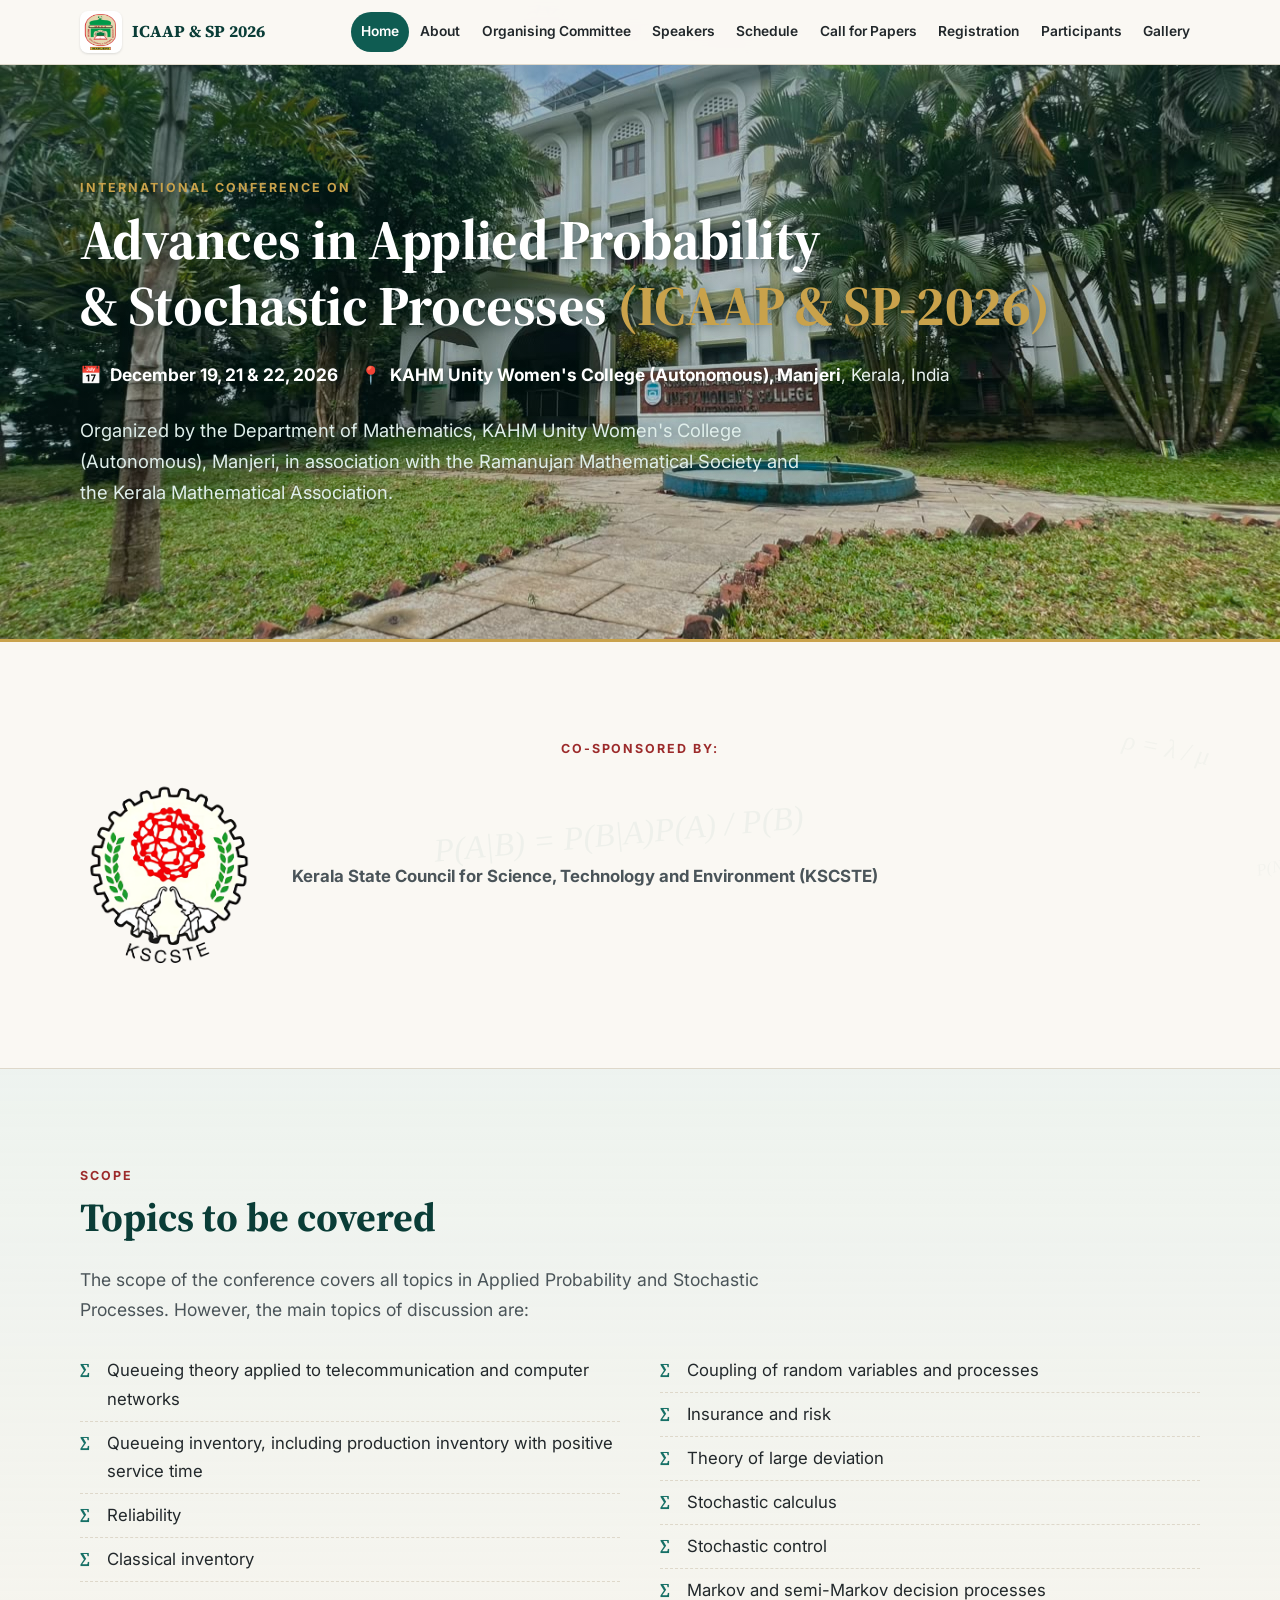
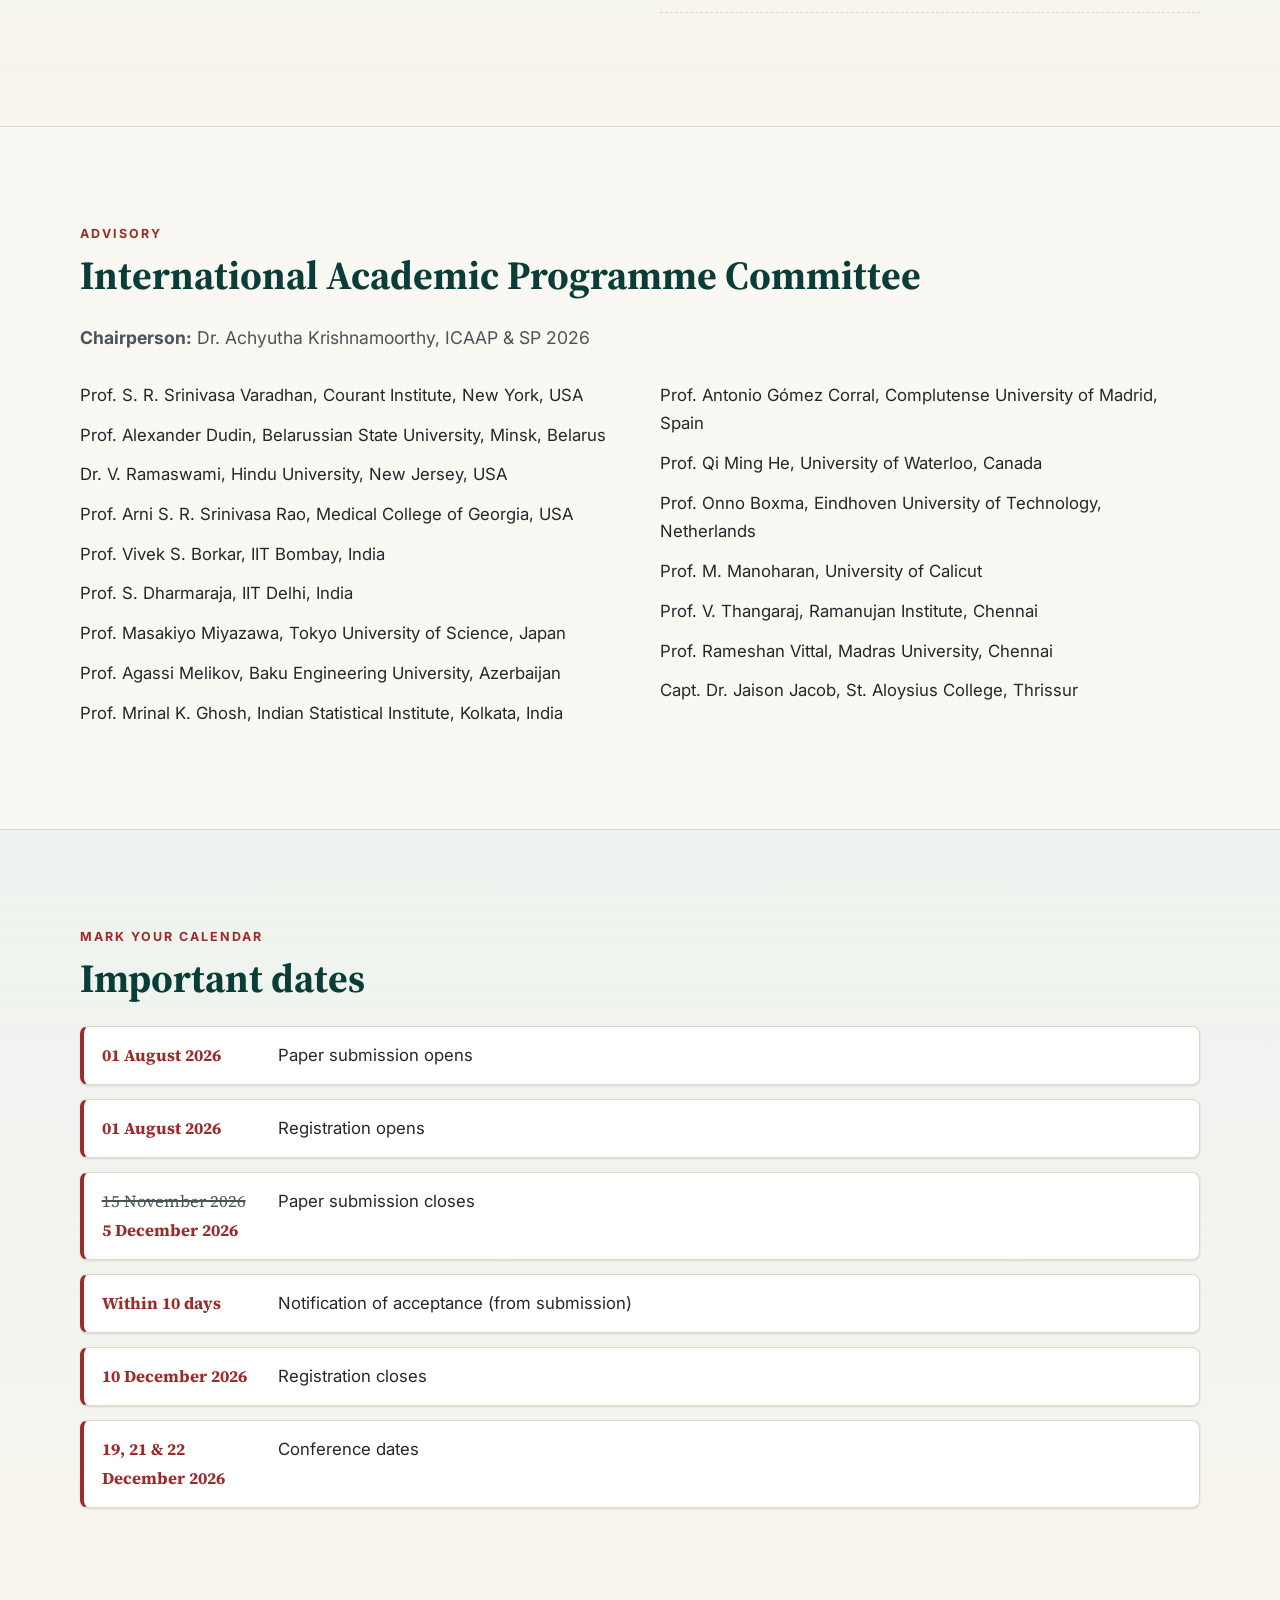
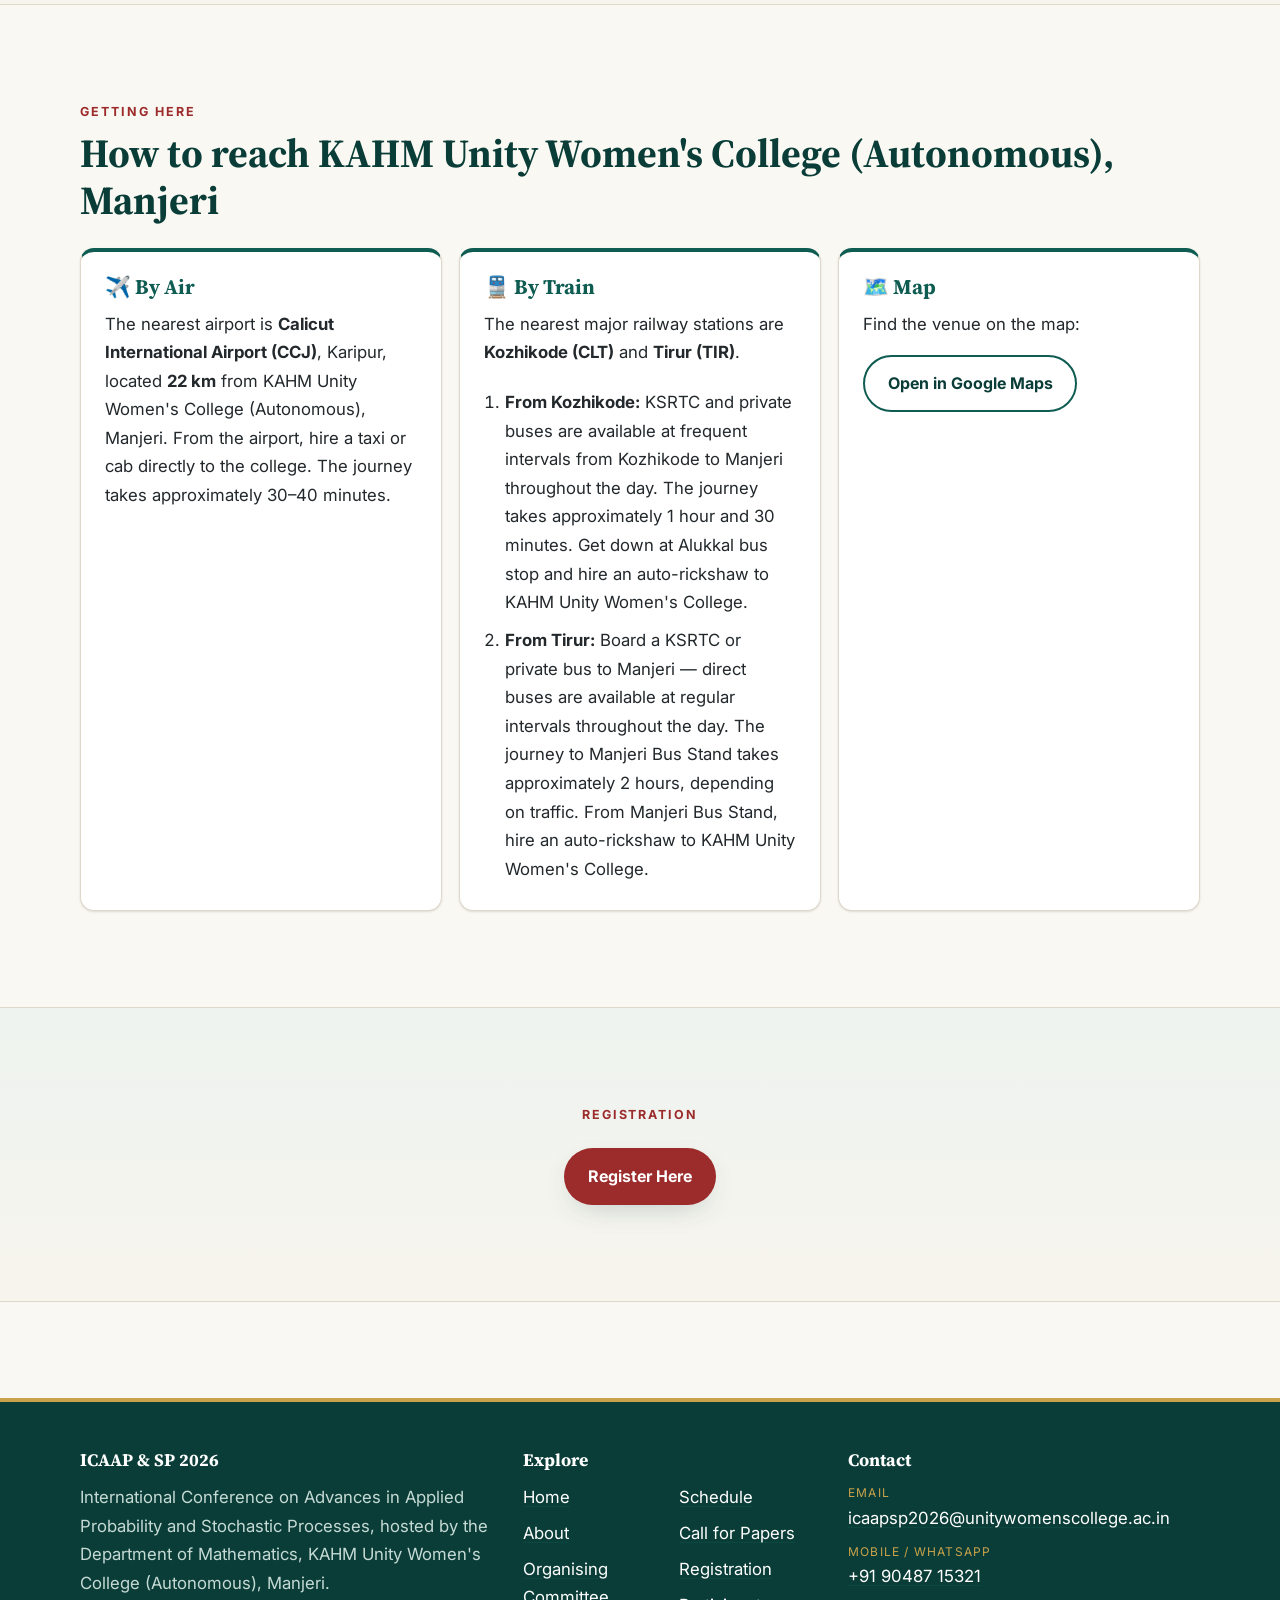
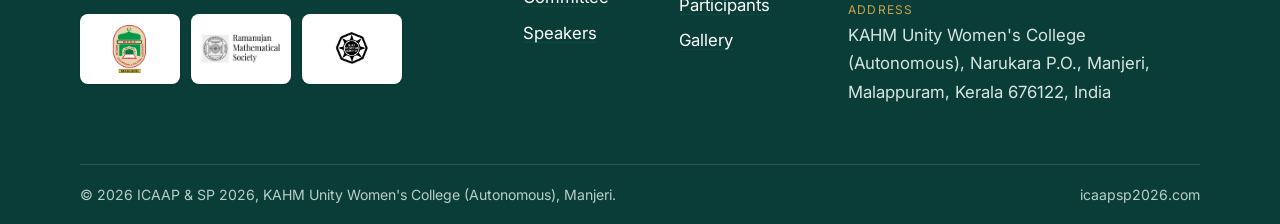
<file: index.html>
<!DOCTYPE html>
<html lang="en">
<head>
  <meta charset="UTF-8">
  <meta name="viewport" content="width=device-width, initial-scale=1.0">
  <title>ICAAP &amp; SP 2026 — Int'l Conference on Advances in Applied Probability &amp; Stochastic Processes</title>
  <meta name="description" content="International Conference on Advances in Applied Probability and Stochastic Processes (ICAAP & SP 2026), December 19, 21 & 22, 2026, KAHM Unity Women's College (Autonomous), Manjeri, Kerala, India.">
  <link rel="icon" type="image/svg+xml" href="assets/favicon.svg">
  <link rel="preconnect" href="https://fonts.googleapis.com">
  <link rel="preconnect" href="https://fonts.gstatic.com" crossorigin>
  <link href="https://fonts.googleapis.com/css2?family=Inter:wght@400;600;700&family=Source+Serif+4:ital,wght@0,600;0,700;1,600&display=swap" rel="stylesheet">
  <link rel="stylesheet" href="css/styles.css">
</head>
<body>
  <canvas id="math-bg" aria-hidden="true"></canvas>

  <!-- ============ SHARED HEADER (mirror edits across all pages) ============ -->
  <header class="site-header">
    <nav class="nav container" data-open="false" aria-label="Primary">
      <a class="brand" href="index.html">
        <img src="assets/college-logo.png" alt="KAHM Unity Women's College (Autonomous) logo">
        <span class="brand__text">
          <span class="brand__title">ICAAP &amp; SP 2026</span>
        </span>
      </a>
      <button class="nav__toggle" type="button" aria-label="Toggle menu" aria-expanded="false" aria-controls="nav-links">
        <span></span>
      </button>
      <ul class="nav__links" id="nav-links">
        <li><a href="index.html" aria-current="page">Home</a></li>
        <li><a href="about.html">About</a></li>
        <li><a href="committee.html">Organising Committee</a></li>
        <li><a href="speakers.html">Speakers</a></li>
        <li><a href="schedule.html">Schedule</a></li>
        <li><a href="call-for-papers.html">Call for Papers</a></li>
        <li><a href="registration.html">Registration</a></li>
        <li><a href="participants.html">Participants</a></li>
        <li><a href="gallery.html">Gallery</a></li>
      </ul>
    </nav>
  </header>
  <!-- ========================== END SHARED HEADER ========================== -->

  <main>
    <!-- ------------------------------ HERO ------------------------------ -->
    <section class="hero">
      <div class="container hero__inner">
        <p class="section__eyebrow" style="color:var(--gold)">International Conference on</p>
        <h1>Advances in Applied Probability<br>&amp; Stochastic Processes
          <span class="acronym">(ICAAP &amp; SP-2026)</span></h1>
        <div class="hero__meta">
          <span><span aria-hidden="true">📅</span><span><strong>December 19, 21 &amp; 22, 2026</strong></span></span>
          <span><span aria-hidden="true">📍</span><span><strong>KAHM Unity Women's College (Autonomous), Manjeri</strong>, Kerala, India</span></span>
        </div>
        <p class="hero__full">Organized by the Department of Mathematics, KAHM Unity Women's College (Autonomous), Manjeri,
          in association with the Ramanujan Mathematical Society and the Kerala Mathematical Association.</p>
        <!-- TODO: restore when the client asks for the hero CTAs back
        <div class="btn-row" style="margin-top:1.8rem">
          <a class="btn btn--primary" href="registration.html#register">Registration &amp; Fees</a>
          <a class="btn btn--light" href="call-for-papers.html">Call for Papers</a>
        </div>
        <p class="hero__assoc">Selected papers to be considered for a special issue of the
          <em>Annals of Operations Research</em> (Springer).</p>
        -->
      </div>
    </section>

    <!-- -------------------------- SUPPORTED BY -------------------------- -->
    <section class="section">
      <div class="container center">
        <p class="section__eyebrow">Co-sponsored by:</p>

        <!-- Backup of previous logo (green card): assets/co-sponsored-KSCSTE.png -->
        <div class="cosponsor">
          <img class="cosponsor__logo" src="assets/co-sponsored-KSCSTE-transparent.png" alt="Kerala State Council for Science, Technology and Environment (KSCSTE)">
          <p class="cosponsor__text"><b>Kerala State Council for Science, Technology and Environment (KSCSTE)</b></p>
        </div>
       
      </div>
    </section>

    <!-- ---------------------------- ABOUT -------------------------------
         TODO: client asked to hide this for now — restore when needed.

    <section class="section section--tint">
      <div class="container">
        <p class="section__eyebrow">About the Conference</p>
        <h2>A platform for the latest in probability &amp; stochastics</h2>
        <div class="grid grid--2" style="margin-top:1.5rem">
          <div class="prose">
            <p>Advances in Applied Probability and Stochastic Processes concern the progress made in
              probability and stochastic processes, particularly in their practical applications across
              engineering, finance, insurance, telecommunications, and computer science. Recent advances
              include new mathematical techniques, algorithms, and models that enable more accurate and
              efficient prediction of probabilistic and stochastic phenomena.</p>
          </div>
          <div class="prose">
            <p>ICAAP &amp; SP 2026 provides a platform for researchers, academics, and practitioners to
              discuss recent developments and share their findings. The conference features keynote
              addresses, plenary talks, and invited talks, fostering networking and collaboration among
              participants from different countries and backgrounds.</p>
          </div>
        </div>
      </div>
    </section>
    -->

    <!-- ---------------------------- TOPICS ------------------------------ -->
    <section class="section section--tint">
      <div class="container">
        <p class="section__eyebrow">Scope</p>
        <h2>Topics to be covered</h2>
        <p class="section__lead">The scope of the conference covers all topics in Applied Probability and
          Stochastic Processes. However, the main topics of discussion are:</p>
        <ul class="topics" style="margin-top:1.5rem">
          <li>Queueing theory applied to telecommunication and computer networks</li>
          <li>Queueing inventory, including production inventory with positive service time</li>
          <li>Reliability</li>
          <li>Classical inventory</li>
          <li>Coupling of random variables and processes</li>
          <li>Insurance and risk</li>
          <li>Theory of large deviation</li>
          <li>Stochastic calculus</li>
          <li>Stochastic control</li>
          <li>Markov and semi-Markov decision processes</li>
        </ul>
      </div>
    </section>

    <!-- ------------------------- ADVISORY LIST --------------------------
         Plain text list, deliberately without cards/photos/links so Home stays short.
         Mirrors committee.html — keep the two in sync if members change. -->
    <section class="section">
      <div class="container">
        <p class="section__eyebrow">Advisory</p>
        <h2>International Academic Programme Committee</h2>
        <p class="section__lead"><strong>Chairperson:</strong> Dr. Achyutha Krishnamoorthy, ICAAP &amp; SP 2026</p>
        <ul class="namelist" style="margin-top:1.4rem">
          <li>Prof. S. R. Srinivasa Varadhan, Courant Institute, New York, USA</li>
          <li>Prof. Alexander Dudin, Belarussian State University, Minsk, Belarus</li>
          <li>Dr. V. Ramaswami, Hindu University, New Jersey, USA</li>
          <li>Prof. Arni S. R. Srinivasa Rao, Medical College of Georgia, USA</li>
          <li>Prof. Vivek S. Borkar, IIT Bombay, India</li>
          <li>Prof. S. Dharmaraja, IIT Delhi, India</li>
          <li>Prof. Masakiyo Miyazawa, Tokyo University of Science, Japan</li>
          <li>Prof. Agassi Melikov, Baku Engineering University, Azerbaijan</li>
          <li>Prof. Mrinal K. Ghosh, Indian Statistical Institute, Kolkata, India</li>
          <li>Prof. Antonio Gómez Corral, Complutense University of Madrid, Spain</li>
          <li>Prof. Qi Ming He, University of Waterloo, Canada</li>
          <li>Prof. Onno Boxma, Eindhoven University of Technology, Netherlands</li>
          <li>Prof. M. Manoharan, University of Calicut</li>
          <li>Prof. V. Thangaraj, Ramanujan Institute, Chennai</li>
          <li>Prof. Rameshan Vittal, Madras University, Chennai</li>
          <li>Capt. Dr. Jaison Jacob, St. Aloysius College, Thrissur</li>
        </ul>
      </div>
    </section>

    <!-- ------------------------ IMPORTANT DATES ------------------------- -->
    <section class="section section--tint" id="dates">
      <div class="container">
        <p class="section__eyebrow">Mark Your Calendar</p>
        <h2>Important dates</h2>
        <ul class="timeline" style="margin-top:1.5rem">
          <li><span class="date">01 August 2026</span><span class="what">Paper submission opens</span></li>
          <li><span class="date">01 August 2026</span><span class="what">Registration opens</span></li>
          <li><span class="date"><del class="date-old">15 November 2026</del> 5 December 2026</span><span class="what">Paper submission closes</span></li>
          <li><span class="date">Within 10 days</span><span class="what">Notification of acceptance (from submission)</span></li>
          <li><span class="date">10 December 2026</span><span class="what">Registration closes</span></li>
          <li><span class="date">19, 21 &amp; 22 December 2026</span><span class="what">Conference dates</span></li>
          <!-- <li><span class="date">22 December 2026</span><span class="what">Conference Trip to Nilambur Forest</span></li> -->
        </ul>
      </div>
    </section>

    <!-- ---------------------------- REACH ------------------------------- -->
    <section class="section" id="reach">
      <div class="container">
        <p class="section__eyebrow">Getting Here</p>
        <h2>How to reach KAHM Unity Women's College (Autonomous), Manjeri</h2>
        <div class="reach" style="margin-top:1.5rem">
          <div class="card card--accent">
            <h3>✈️ By Air</h3>
            <p>The nearest airport is <strong>Calicut International Airport (CCJ)</strong>, Karipur, located
              <strong>22 km</strong> from KAHM Unity Women's College (Autonomous), Manjeri. From the airport,
              hire a taxi or cab directly to the college. The journey takes approximately 30–40 minutes.</p>
          </div>
          <div class="card card--accent">
            <h3>🚆 By Train</h3>
            <p>The nearest major railway stations are <strong>Kozhikode (CLT)</strong> and
              <strong>Tirur (TIR)</strong>.</p>
            <ol class="steps" style="margin-top:.6rem">
              <li><strong>From Kozhikode:</strong> KSRTC and private buses are available at frequent
                intervals from Kozhikode to Manjeri throughout the day. The journey takes approximately
                1 hour and 30 minutes. Get down at Alukkal bus stop and hire an auto-rickshaw to KAHM Unity
                Women's College.</li>
              <li><strong>From Tirur:</strong> Board a KSRTC or private bus to Manjeri — direct buses are
                available at regular intervals throughout the day. The journey to Manjeri Bus Stand takes
                approximately 2 hours, depending on traffic. From Manjeri Bus Stand, hire an auto-rickshaw
                to KAHM Unity Women's College.</li>
            </ol>
          </div>
          <div class="card card--accent">
            <h3>🗺️ Map</h3>
            <p>Find the venue on the map:</p>
            <!-- TODO: confirm exact map pin -->
            <a class="btn btn--ghost" href="https://www.google.com/maps/search/KAHM+Unity+Women's+College+Manjeri"
               target="_blank" rel="noopener">Open in Google Maps</a>
          </div>
        </div>
      </div>
    </section>

    <!-- --------------------------- REGISTER ----------------------------- -->
    <section class="section section--tint">
      <div class="container center">
        <p class="section__eyebrow">Registration</p>
        <!-- <h2>Register here</h2>
        <ul class="feelines" style="margin-top:1.3rem">
          <li><span>Research scholars &amp; students</span><span class="amt">₹2,500</span></li>
          <li><span>Faculty members</span><span class="amt">₹4,000</span></li>
          <li><span>Participants from industry</span><span class="amt">₹6,000</span></li>
        </ul> -->
        <!-- <p class="muted" style="margin-top:1rem">Rates differ for paper presentation and for
          international participants — see Registration.</p> -->
        <div class="btn-row" style="justify-content:center;margin-top:1.4rem">
          <a class="btn btn--primary" href="registration.html#register">Register Here</a>
        </div>
      </div>
    </section>
  </main>

  <!-- ============ SHARED FOOTER (mirror edits across all pages) ============ -->
  <footer class="site-footer">
    <div class="container footer-grid">
      <div>
        <h4>ICAAP &amp; SP 2026</h4>
        <p class="muted" style="color:#c6dad5">International Conference on Advances in Applied Probability
          and Stochastic Processes, hosted by the Department of Mathematics, KAHM Unity Women's College (Autonomous),
          Manjeri.</p>
        <div class="footer-logos" style="margin-top:1rem">
          <div class="logo-card"><img src="assets/college-logo.png" alt="KAHM Unity Women's College (Autonomous)"></div>
          <div class="logo-card"><img src="assets/rms-logo.png" alt="Ramanujan Mathematical Society"></div>
          <div class="logo-card"><img src="assets/kma-logo.png" alt="Kerala Mathematical Association"></div>
        </div>
      </div>
      <div>
        <h4>Explore</h4>
        <ul class="footer-nav">
          <li><a href="index.html">Home</a></li>
          <li><a href="about.html">About</a></li>
          <li><a href="committee.html">Organising Committee</a></li>
          <li><a href="speakers.html">Speakers</a></li>
          <li><a href="schedule.html">Schedule</a></li>
          <li><a href="call-for-papers.html">Call for Papers</a></li>
          <li><a href="registration.html">Registration</a></li>
          <li><a href="participants.html">Participants</a></li>
          <li><a href="gallery.html">Gallery</a></li>
        </ul>
      </div>
      <div class="footer-contact">
        <h4>Contact</h4>
        <div><span class="lbl">Email</span><a href="mailto:icaapsp2026@unitywomenscollege.ac.in">icaapsp2026@unitywomenscollege.ac.in</a></div>
        <div><span class="lbl">Mobile / WhatsApp</span><a href="https://wa.me/919048715321">+91 90487 15321</a></div>
        <div><span class="lbl">Address</span>KAHM Unity Women's College (Autonomous), Narukara P.O., Manjeri,
          Malappuram, Kerala 676122, India</div>
      </div>
    </div>
    <div class="container footer-bottom">
      <span>&copy; 2026 ICAAP &amp; SP 2026, KAHM Unity Women's College (Autonomous), Manjeri.</span>
      <span>icaapsp2026.com</span>
    </div>
  </footer>
  <!-- ========================== END SHARED FOOTER ========================== -->

  <script src="js/main.js"></script>
</body>
</html>
</file>
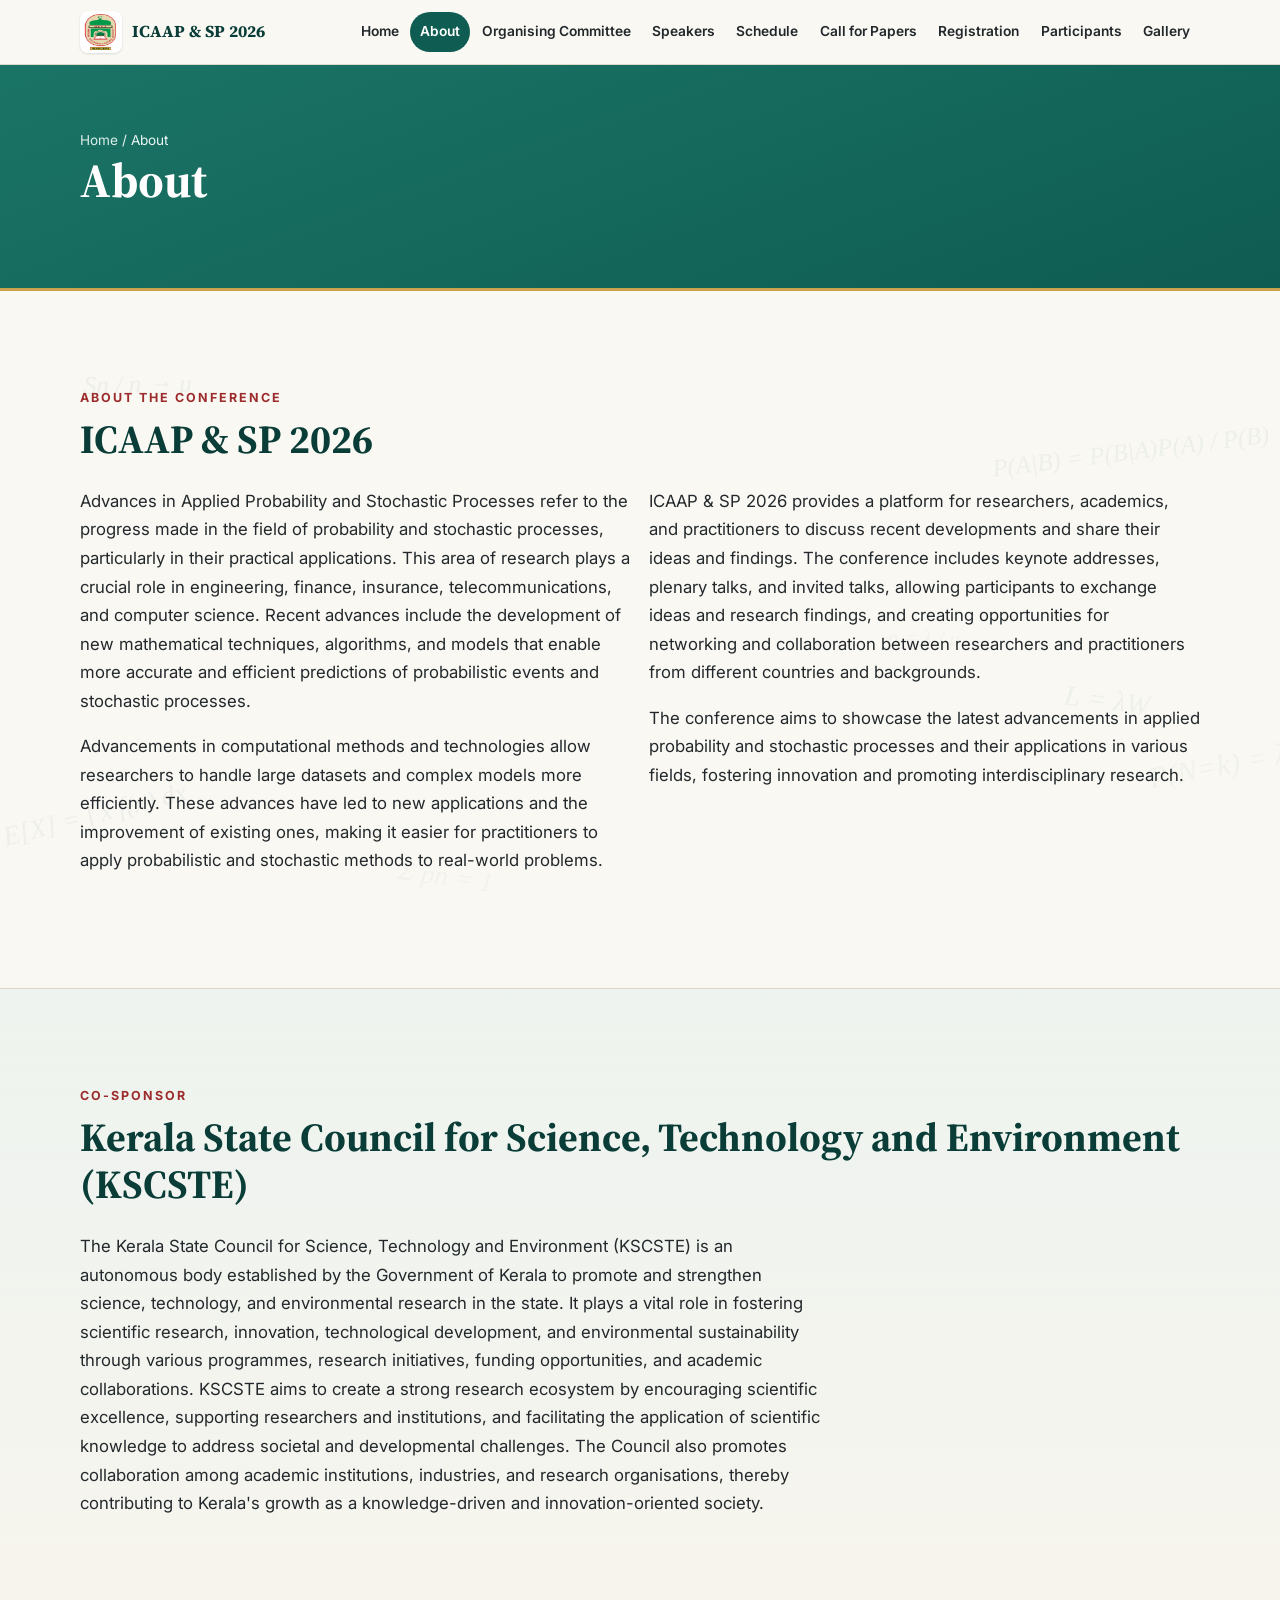
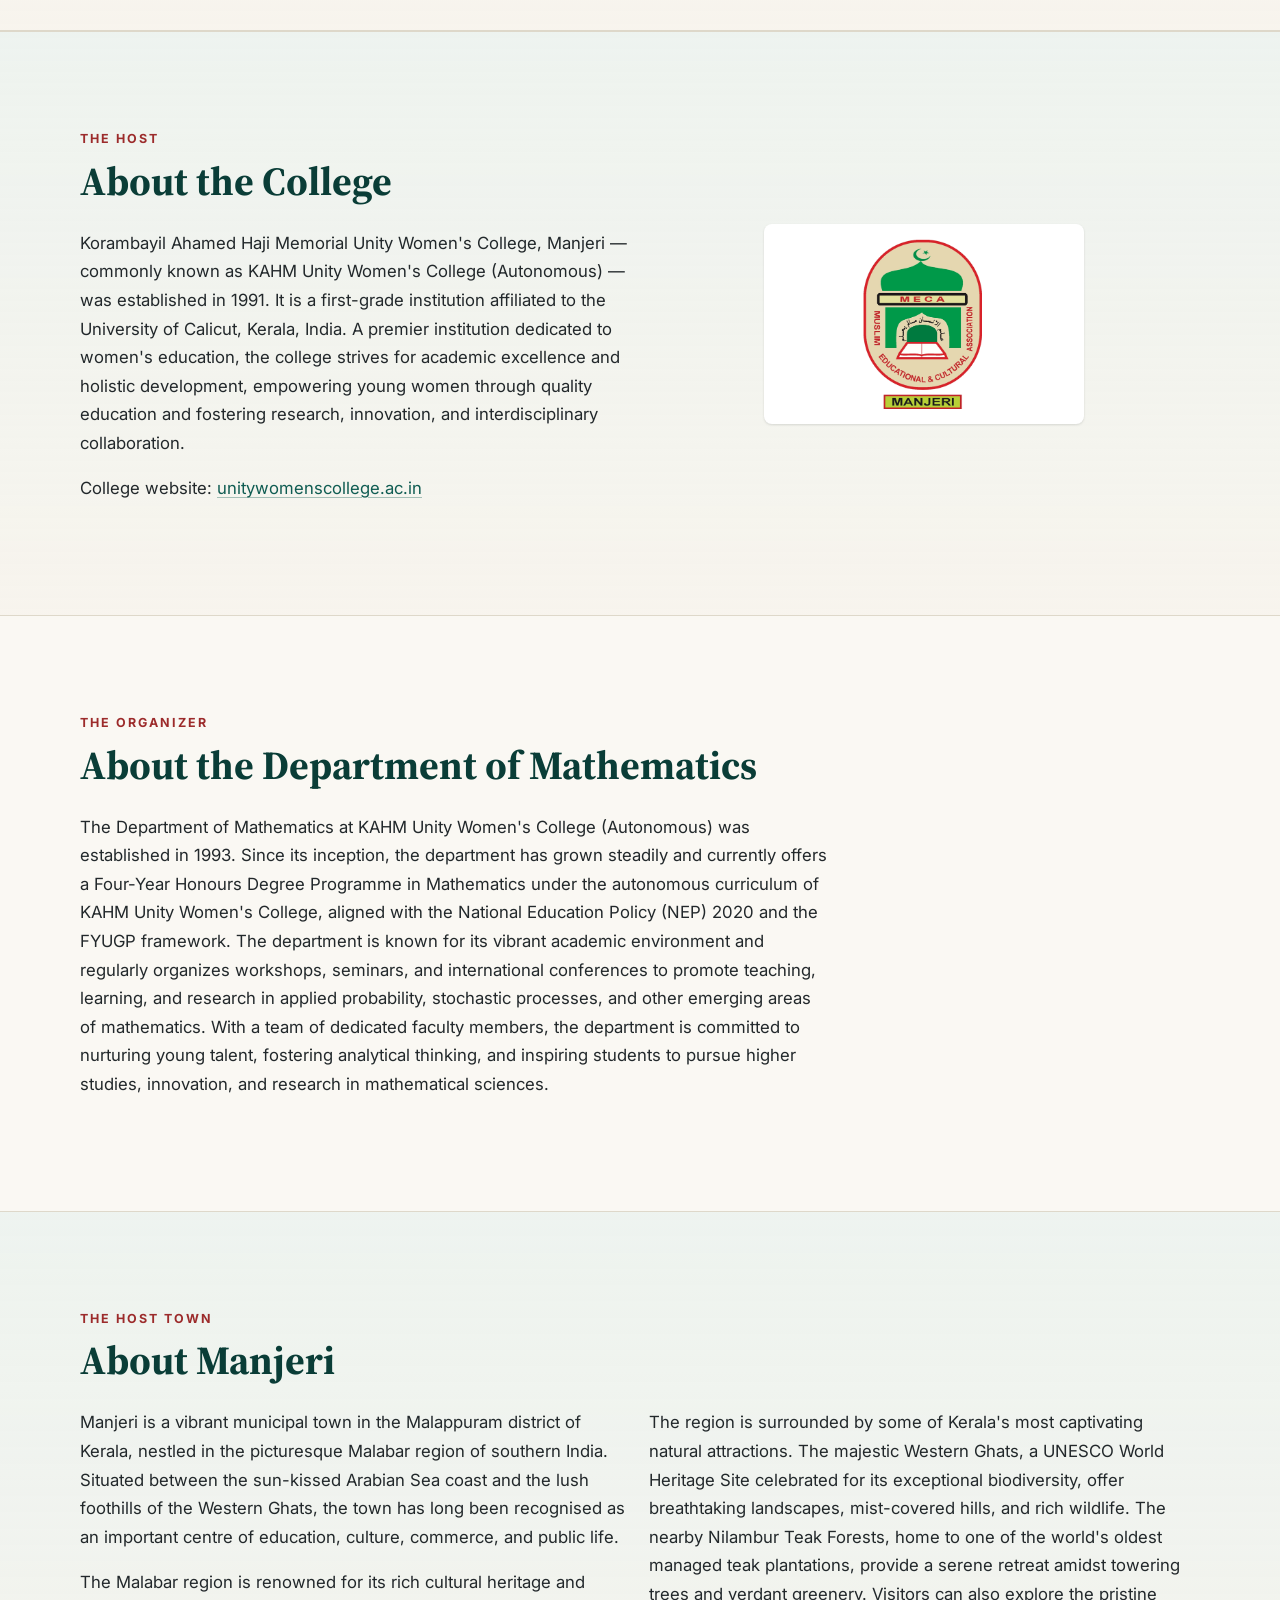
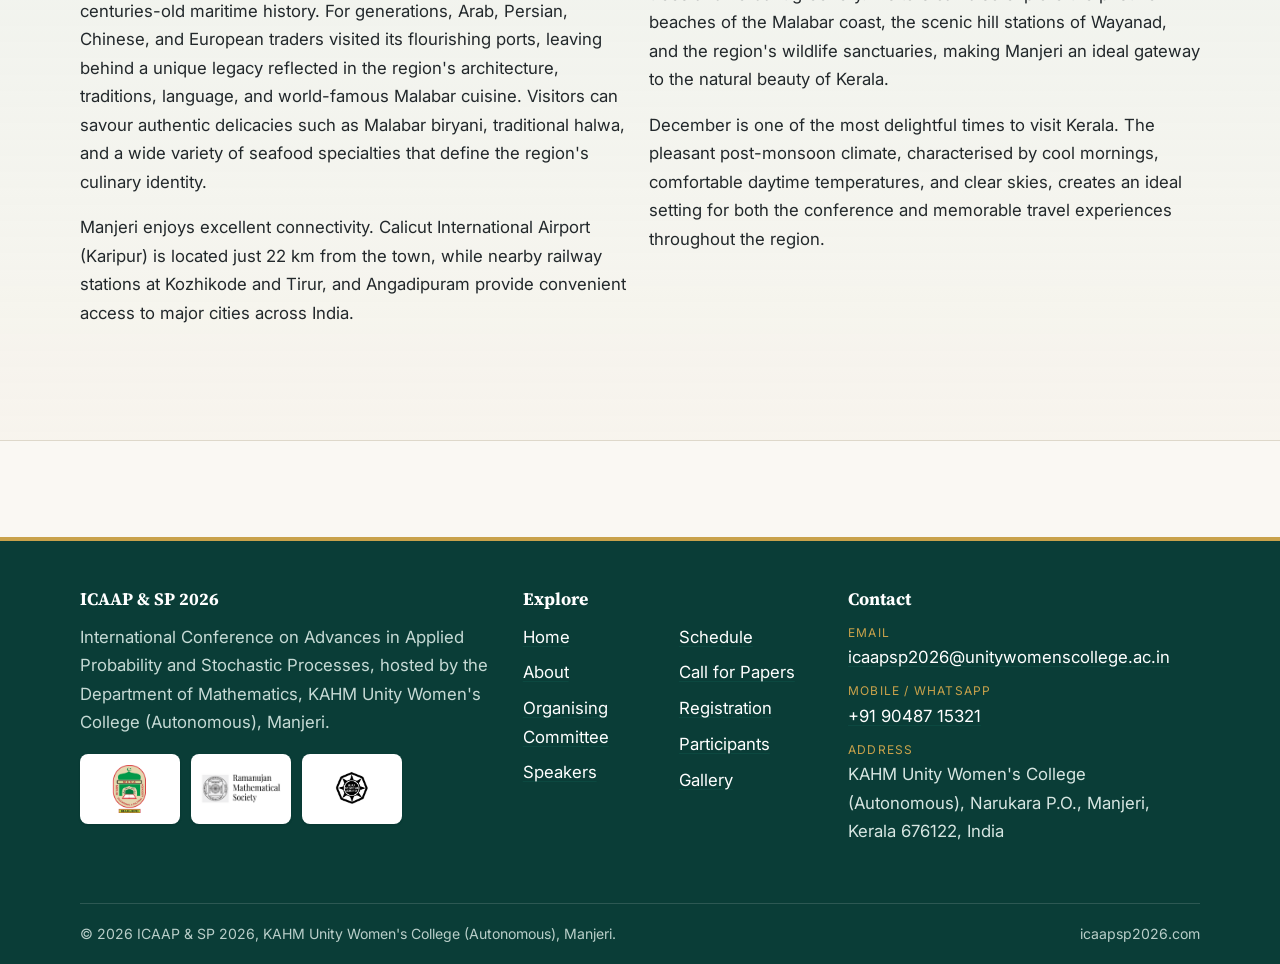
<file: about.html>
<!DOCTYPE html>
<html lang="en">
<head>
  <meta charset="UTF-8">
  <meta name="viewport" content="width=device-width, initial-scale=1.0">
  <title>About — ICAAP &amp; SP 2026</title>
  <meta name="description" content="About ICAAP & SP 2026: the conference and its scope, the Ramanujan Mathematical Society, the Kerala Mathematical Association, KAHM Unity Women's College (Autonomous), the Department of Mathematics, and the host town of Manjeri.">
  <link rel="icon" type="image/svg+xml" href="assets/favicon.svg">
  <link rel="preconnect" href="https://fonts.googleapis.com">
  <link rel="preconnect" href="https://fonts.gstatic.com" crossorigin>
  <link href="https://fonts.googleapis.com/css2?family=Inter:wght@400;600;700&family=Source+Serif+4:ital,wght@0,600;0,700;1,600&display=swap" rel="stylesheet">
  <link rel="stylesheet" href="css/styles.css">
</head>
<body>
  <canvas id="math-bg" aria-hidden="true"></canvas>

  <!-- ============ SHARED HEADER (mirror edits across all pages) ============ -->
  <header class="site-header">
    <nav class="nav container" data-open="false" aria-label="Primary">
      <a class="brand" href="index.html">
        <img src="assets/college-logo.png" alt="KAHM Unity Women's College (Autonomous) logo">
        <span class="brand__text">
          <span class="brand__title">ICAAP &amp; SP 2026</span>
        </span>
      </a>
      <button class="nav__toggle" type="button" aria-label="Toggle menu" aria-expanded="false" aria-controls="nav-links">
        <span></span>
      </button>
      <ul class="nav__links" id="nav-links">
        <li><a href="index.html">Home</a></li>
        <li><a href="about.html" aria-current="page">About</a></li>
        <li><a href="committee.html">Organising Committee</a></li>
        <li><a href="speakers.html">Speakers</a></li>
        <li><a href="schedule.html">Schedule</a></li>
        <li><a href="call-for-papers.html">Call for Papers</a></li>
        <li><a href="registration.html">Registration</a></li>
        <li><a href="participants.html">Participants</a></li>
        <li><a href="gallery.html">Gallery</a></li>
      </ul>
    </nav>
  </header>
  <!-- ========================== END SHARED HEADER ========================== -->

  <div class="pagehead">
    <div class="container">
      <p class="breadcrumb"><a href="index.html">Home</a> / About</p>
      <h1>About</h1>
      <!-- <p>The conference and its scope, the host college and department, and the town of Manjeri.</p> -->
    </div>
  </div>

  <main>
    <!-- -------------------------- THE CONFERENCE ------------------------ -->
    <section class="section" id="conference">
      <div class="container">
        <p class="section__eyebrow">About the Conference</p>
        <h2>ICAAP &amp; SP 2026</h2>
        <div class="grid grid--2" style="margin-top:1.5rem">
          <div class="prose">
            <p>Advances in Applied Probability and Stochastic Processes refer to the progress made in the
              field of probability and stochastic processes, particularly in their practical applications.
              This area of research plays a crucial role in engineering, finance, insurance,
              telecommunications, and computer science. Recent advances include the development of new
              mathematical techniques, algorithms, and models that enable more accurate and efficient
              predictions of probabilistic events and stochastic processes.</p>
            <p>Advancements in computational methods and technologies allow researchers to handle large
              datasets and complex models more efficiently. These advances have led to new applications and
              the improvement of existing ones, making it easier for practitioners to apply probabilistic
              and stochastic methods to real-world problems.</p>
          </div>
          <div class="prose">
            <p>ICAAP &amp; SP 2026 provides a platform for researchers, academics, and practitioners to
              discuss recent developments and share their ideas and findings. The conference includes
              keynote addresses, plenary talks, and invited talks, allowing participants to exchange ideas
              and research findings, and creating opportunities for networking and collaboration between
              researchers and practitioners from different countries and backgrounds.</p>
            <p>The conference aims to showcase the latest advancements in applied probability and stochastic
              processes and their applications in various fields, fostering innovation and promoting
              interdisciplinary research.</p>
          </div>
        </div>
      </div>
    </section>

    <!-- ---------------------------- CO-SPONSOR -------------------------- -->
    <section class="section section--tint" id="cosponsor">
      <div class="container">
        <p class="section__eyebrow">Co-sponsor</p>
        <h2>Kerala State Council for Science, Technology and Environment (KSCSTE)</h2>
        <div class="prose" style="margin-top:1.5rem">
          <p>The Kerala State Council for Science, Technology and Environment (KSCSTE) is an autonomous body established by the Government of Kerala to promote and strengthen science, technology, and environmental research in the state. It plays a vital role in fostering scientific research, innovation, technological development, and environmental sustainability through various programmes, research initiatives, funding opportunities, and academic collaborations. KSCSTE aims to create a strong research ecosystem by encouraging scientific excellence, supporting researchers and institutions, and facilitating the application of scientific knowledge to address societal and developmental challenges. The Council also promotes collaboration among academic institutions, industries, and research organisations, thereby contributing to Kerala's growth as a knowledge-driven and innovation-oriented society.</p>
        </div>
      </div>
    </section>

    <!-- ------------------------- RMS &amp; KMA -----------------------------
         Hidden: the previous year's site has no partner-society sections.
         TODO: restore if the client wants them back.

    <section class="section section--tint" id="rms">
      <div class="container">
        <div class="grid grid--2" style="align-items:center">
          <div class="prose">
            <p class="section__eyebrow">Partner Society</p>
            <h2>Ramanujan Mathematical Society (RMS)</h2>
            <p>The Ramanujan Mathematical Society is one of India's premier professional organizations
              dedicated to the promotion and advancement of mathematical sciences. Established in 1985 and
              named in honour of the legendary Indian mathematician Srinivasa Ramanujan, the Society aims
              to foster mathematical research, education, and outreach activities across the country.</p>
            <p>It serves as an important platform for mathematicians, researchers, teachers, and students
              to exchange ideas and promote excellence in mathematical sciences, supporting research
              through conferences, workshops, instructional schools, and lectures, and publishing
              internationally recognized journals.</p>
            <p>The Society is committed to nurturing young mathematical talent and strengthening the
              mathematical community by encouraging collaboration among researchers and institutions,
              upholding the rich legacy of Srinivasa Ramanujan.</p>
          </div>
          <figure class="center" style="margin:0">
            <div class="logo-card" style="height:170px;width:100%;max-width:360px;margin-inline:auto">
              <img src="assets/rms-logo.png" alt="Ramanujan Mathematical Society logo" style="max-height:130px">
            </div>
          </figure>
        </div>
      </div>
    </section>

    <section class="section" id="kma">
      <div class="container">
        <div class="grid grid--2" style="align-items:center">
          <figure class="center" style="margin:0;order:2">
            <div class="logo-card" style="height:170px;width:100%;max-width:360px;margin-inline:auto">
              <img src="assets/kma-logo.png" alt="Kerala Mathematical Association logo" style="max-height:130px">
            </div>
          </figure>
          <div class="prose">
            <p class="section__eyebrow">Partner Association</p>
            <h2>Kerala Mathematical Association (KMA)</h2>
            <p>The Kerala Mathematical Association is a distinguished organization established in 1962 with
              the mission of serving the mathematical community — students, teachers, and researchers within
              Kerala and beyond. With a membership of around one thousand, nearly half of them life members
              and about three hundred from outside Kerala and abroad, the KMA has a significant and
              wide-reaching presence.</p>
            <p>The Association regularly organizes ten to twelve national and international workshops and
              seminars each year across Kerala and publishes their proceedings. A key publication is the
              <em>Bulletin of the Kerala Mathematical Association</em>, an international journal launched in
              2004 that publishes original research on mathematics and its applications, releasing two
              issues per year.</p>
            <p>A notable tradition is the annual <em>Prof. T. A. Sarasvati Amma Memorial Lecture</em>, a
              regular feature of its annual conference since 2002, honouring a pioneering woman
              mathematician from Kerala.</p>
          </div>
        </div>
      </div>
    </section>

    -->

    <!-- --------------------------- COLLEGE ------------------------------ -->
    <section class="section section--tint" id="college">
      <div class="container">
        <div class="grid grid--2" style="align-items:center">
          <div class="prose">
            <p class="section__eyebrow">The Host</p>
            <h2>About the College</h2>
            <p>Korambayil Ahamed Haji Memorial Unity Women's College, Manjeri — commonly known as KAHM
              Unity Women's College (Autonomous) — was established in 1991. It is a first-grade institution
              affiliated to the University of Calicut, Kerala, India. A premier institution dedicated to
              women's education, the college strives for academic excellence and holistic development,
              empowering young women through quality education and fostering research, innovation, and
              interdisciplinary collaboration.</p>
            <p>College website:
              <a href="https://unitywomenscollege.ac.in" target="_blank" rel="noopener">unitywomenscollege.ac.in</a></p>
          </div>
          <figure class="center" style="margin:0">
            <div class="logo-card" style="height:200px;width:100%;max-width:320px;margin-inline:auto">
              <img src="assets/college-logo.png" alt="KAHM Unity Women's College (Autonomous) logo" style="max-height:170px">
            </div>
          </figure>
        </div>
      </div>
    </section>

    <!-- -------------------------- DEPARTMENT ---------------------------- -->
    <section class="section" id="department">
      <div class="container">
        <div class="prose">
          <p class="section__eyebrow">The Organizer</p>
          <h2>About the Department of Mathematics</h2>
          <p>The Department of Mathematics at KAHM Unity Women's College (Autonomous)
             was established in 1993. Since its inception, the department has grown steadily
              and currently offers a Four-Year Honours Degree Programme in Mathematics under
               the autonomous curriculum of KAHM Unity Women's College, 
               aligned with the National Education Policy (NEP) 2020 and the FYUGP framework. 
               The department is known for its vibrant academic environment and regularly 
               organizes workshops, seminars, and international conferences to promote teaching, 
               learning, and research in applied probability, stochastic processes, and other 
               emerging areas of mathematics. With a team of dedicated faculty members, 
               the department is committed to nurturing young talent, fostering analytical thinking,
                and inspiring students to pursue higher studies, innovation, and research in 
                mathematical sciences.
</p>
        </div>
      </div>
    </section>

    <!-- ------------------------- ABOUT MANJERI -------------------------- -->
    <section class="section section--tint" id="manjeri">
      <div class="container">
        <p class="section__eyebrow">The Host Town</p>
        <h2>About Manjeri</h2>
        <div class="grid grid--2" style="margin-top:1.5rem">
          <div class="prose">
            <p>Manjeri is a vibrant municipal town in the Malappuram district of Kerala, nestled in the
              picturesque Malabar region of southern India. Situated between the sun-kissed Arabian Sea coast
              and the lush foothills of the Western Ghats, the town has long been recognised as an important
              centre of education, culture, commerce, and public life.</p>
            <p>The Malabar region is renowned for its rich cultural heritage and centuries-old maritime
              history. For generations, Arab, Persian, Chinese, and European traders visited its flourishing
              ports, leaving behind a unique legacy reflected in the region's architecture, traditions,
              language, and world-famous Malabar cuisine. Visitors can savour authentic delicacies such as
              Malabar biryani, traditional halwa, and a wide variety of seafood specialties that define the
              region's culinary identity.</p>
            <p>Manjeri enjoys excellent connectivity. Calicut International Airport (Karipur) is located just
              22 km from the town, while nearby railway stations at Kozhikode and Tirur, and Angadipuram
              provide convenient access to major cities across India.</p>
          </div>
          <div class="prose">
            <p>The region is surrounded by some of Kerala's most captivating natural attractions. The
              majestic Western Ghats, a UNESCO World Heritage Site celebrated for its exceptional
              biodiversity, offer breathtaking landscapes, mist-covered hills, and rich wildlife. The nearby
              Nilambur Teak Forests, home to one of the world's oldest managed teak plantations, provide a
              serene retreat amidst towering trees and verdant greenery. Visitors can also explore the
              pristine beaches of the Malabar coast, the scenic hill stations of Wayanad, and the region's
              wildlife sanctuaries, making Manjeri an ideal gateway to the natural beauty of Kerala.</p>
            <p>December is one of the most delightful times to visit Kerala. The pleasant post-monsoon
              climate, characterised by cool mornings, comfortable daytime temperatures, and clear skies,
              creates an ideal setting for both the conference and memorable travel experiences throughout
              the region.</p>
          </div>
        </div>
      </div>
    </section>
  </main>

  <!-- ============ SHARED FOOTER (mirror edits across all pages) ============ -->
  <footer class="site-footer">
    <div class="container footer-grid">
      <div>
        <h4>ICAAP &amp; SP 2026</h4>
        <p class="muted" style="color:#c6dad5">International Conference on Advances in Applied Probability
          and Stochastic Processes, hosted by the Department of Mathematics, KAHM Unity Women's College (Autonomous),
          Manjeri.</p>
        <div class="footer-logos" style="margin-top:1rem">
          <div class="logo-card"><img src="assets/college-logo.png" alt="KAHM Unity Women's College (Autonomous)"></div>
          <div class="logo-card"><img src="assets/rms-logo.png" alt="Ramanujan Mathematical Society"></div>
          <div class="logo-card"><img src="assets/kma-logo.png" alt="Kerala Mathematical Association"></div>
        </div>
      </div>
      <div>
        <h4>Explore</h4>
        <ul class="footer-nav">
          <li><a href="index.html">Home</a></li>
          <li><a href="about.html">About</a></li>
          <li><a href="committee.html">Organising Committee</a></li>
          <li><a href="speakers.html">Speakers</a></li>
          <li><a href="schedule.html">Schedule</a></li>
          <li><a href="call-for-papers.html">Call for Papers</a></li>
          <li><a href="registration.html">Registration</a></li>
          <li><a href="participants.html">Participants</a></li>
          <li><a href="gallery.html">Gallery</a></li>
        </ul>
      </div>
      <div class="footer-contact">
        <h4>Contact</h4>
        <div><span class="lbl">Email</span><a href="mailto:icaapsp2026@unitywomenscollege.ac.in">icaapsp2026@unitywomenscollege.ac.in</a></div>
        <div><span class="lbl">Mobile / WhatsApp</span><a href="https://wa.me/919048715321">+91 90487 15321</a></div>
        <div><span class="lbl">Address</span>KAHM Unity Women's College (Autonomous), Narukara P.O., Manjeri, Kerala 676122, India</div>
      </div>
    </div>
    <div class="container footer-bottom">
      <span>&copy; 2026 ICAAP &amp; SP 2026, KAHM Unity Women's College (Autonomous), Manjeri.</span>
      <span>icaapsp2026.com</span>
    </div>
  </footer>
  <!-- ========================== END SHARED FOOTER ========================== -->

  <script src="js/main.js"></script>
</body>
</html>
</file>
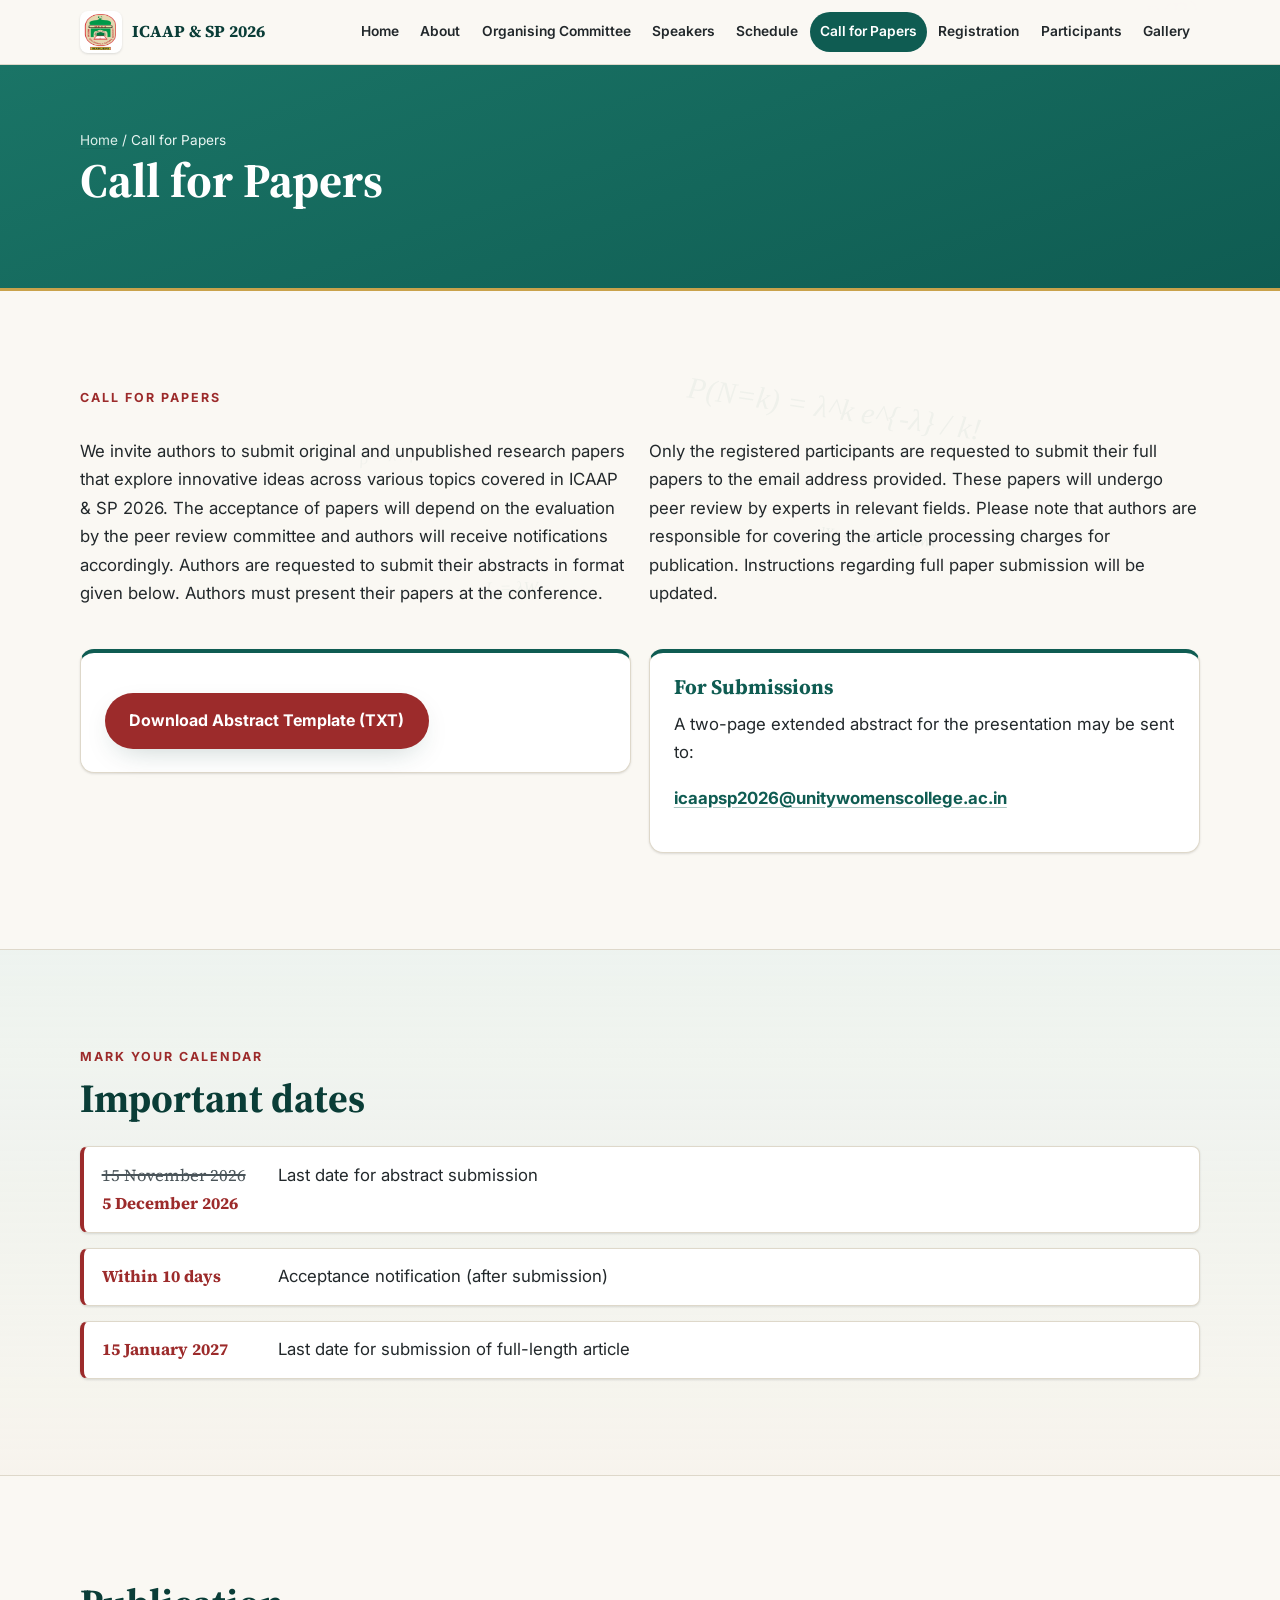
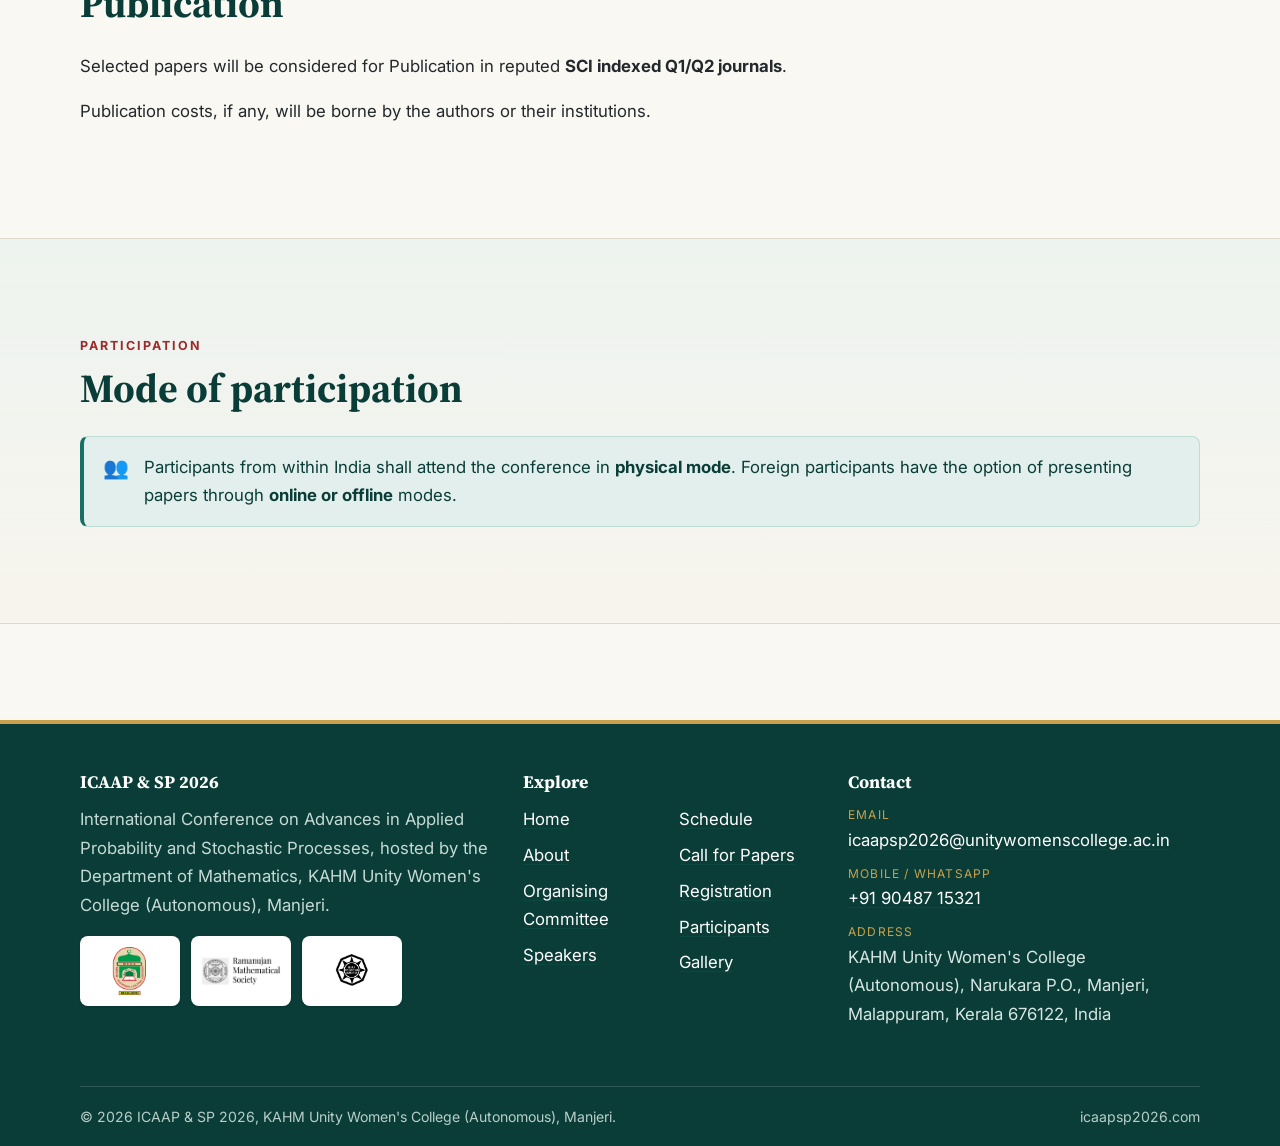
<file: call-for-papers.html>
<!DOCTYPE html>
<html lang="en">
<head>
  <meta charset="UTF-8">
  <meta name="viewport" content="width=device-width, initial-scale=1.0">
  <title>Call for Papers — ICAAP &amp; SP 2026</title>
  <meta name="description" content="Call for papers for ICAAP & SP 2026: abstract template and submission, important dates, mode of participation, and publication in SCI indexed Q1/Q2 journals.">
  <link rel="icon" type="image/svg+xml" href="assets/favicon.svg">
  <link rel="preconnect" href="https://fonts.googleapis.com">
  <link rel="preconnect" href="https://fonts.gstatic.com" crossorigin>
  <link href="https://fonts.googleapis.com/css2?family=Inter:wght@400;600;700&family=Source+Serif+4:ital,wght@0,600;0,700;1,600&display=swap" rel="stylesheet">
  <link rel="stylesheet" href="css/styles.css">
</head>
<body>
  <canvas id="math-bg" aria-hidden="true"></canvas>

  <!-- ============ SHARED HEADER (mirror edits across all pages) ============ -->
  <header class="site-header">
    <nav class="nav container" data-open="false" aria-label="Primary">
      <a class="brand" href="index.html">
        <img src="assets/college-logo.png" alt="KAHM Unity Women's College (Autonomous) logo">
        <span class="brand__text">
          <span class="brand__title">ICAAP &amp; SP 2026</span>
        </span>
      </a>
      <button class="nav__toggle" type="button" aria-label="Toggle menu" aria-expanded="false" aria-controls="nav-links">
        <span></span>
      </button>
      <ul class="nav__links" id="nav-links">
        <li><a href="index.html">Home</a></li>
        <li><a href="about.html">About</a></li>
        <li><a href="committee.html">Organising Committee</a></li>
        <li><a href="speakers.html">Speakers</a></li>
        <li><a href="schedule.html">Schedule</a></li>
        <li><a href="call-for-papers.html" aria-current="page">Call for Papers</a></li>
        <li><a href="registration.html">Registration</a></li>
        <li><a href="participants.html">Participants</a></li>
        <li><a href="gallery.html">Gallery</a></li>
      </ul>
    </nav>
  </header>
  <!-- ========================== END SHARED HEADER ========================== -->

  <div class="pagehead">
    <div class="container">
      <p class="breadcrumb"><a href="index.html">Home</a> / Call for Papers</p>
      <h1>Call for Papers</h1>
      
    </div>
  </div>

  <main>
    <!-- ------------------------ CALL FOR PAPERS ------------------------- -->
    <section class="section" id="call-for-papers">
      <div class="container">
        <p class="section__eyebrow">Call for Papers</p>
        <!-- <h2>Present your research</h2> -->
          <div class="grid grid--2" style="margin-top:1.8rem;align-items:start">
          <div class="prose">
            <p>We invite authors to submit original and unpublished research papers that explore innovative
              ideas across various topics covered in ICAAP &amp; SP 2026. The acceptance of papers will
              depend on the evaluation by the peer review committee and authors will receive notifications
              accordingly. Authors are requested to submit their abstracts in format given below. Authors
              must present their papers at the conference.</p>
          </div>
          <div class="prose">
            <p>Only the registered participants are requested to submit their full papers to the email
              address provided. These papers will undergo peer review by experts in relevant fields. Please
              note that authors are responsible for covering the article processing charges for publication.
              Instructions regarding full paper submission will be updated.</p>
          </div>
        </div>
        <div class="grid grid--2" style="margin-top:1.5rem;align-items:start">
          <div class="card card--accent">
            <!-- <h3>Abstract Template</h3>
            <p>Prepare your abstract using the conference template:</p> -->
            <div class="btn-row" style="margin-top:1.1rem">
              <a class="btn btn--primary" href="assets/ICAAP-SP-2026-abstract-template.txt"
                 download="ICAAP-SP-2026-abstract-template.txt" id="cfp-form">Download Abstract Template (TXT)</a>
            </div>
          </div>
          <div class="card card--accent">
            <h3>For Submissions</h3>
            <p>A two-page extended abstract for the presentation may be sent to:</p>
            <p><a class="mail" href="mailto:icaapsp2026@unitywomenscollege.ac.in">icaapsp2026@unitywomenscollege.ac.in</a></p>
          </div>
        </div>

      

        <!-- Hidden: Home already carries the 18-topic scope list, which covers these.
             TODO: restore if the client wants the contributory-paper topics back.

        <h3 style="margin-top:2.5rem">Topics for contributory paper presentation</h3>
        <p class="section__lead">The scope covers all topics in Applied Probability and Stochastic
          Processes. The main topics of discussion are:</p>
        <div class="grid grid--3" style="margin-top:1.2rem">
          <div class="person">Queueing theory applied to telecommunication and computer networks</div>
          <div class="person">Queueing Inventory, including Production Inventory with positive service time</div>
          <div class="person">Reliability</div>
          <div class="person">Classical Inventory</div>
          <div class="person">Coupling of Random Variables and Processes</div>
          <div class="person">Insurance and Risk</div>
          <div class="person">Theory of Large Deviation</div>
          <div class="person">Stochastic Calculus</div>
          <div class="person">Stochastic Control</div>
          <div class="person">Markov and Semi-Markov Decision Processes</div>
        </div>
        -->
      </div>
    </section>

    <!-- --------------------- SUBMISSION DEADLINES ----------------------- -->
    <section class="section section--tint" id="important-dates">
      <div class="container">
        <p class="section__eyebrow">Mark Your Calendar</p>
        <h2>Important dates</h2>
        <ul class="timeline" style="margin-top:1.5rem">
          <li><span class="date"><del class="date-old">15 November 2026</del> 5 December 2026</span><span class="what">Last date for abstract submission</span></li>
          <li><span class="date">Within 10 days</span><span class="what">Acceptance notification (after submission)</span></li>
          <!-- <li><span class="date">19–21 December 2026</span><span class="what">Conference dates</span></li> -->
          <li><span class="date">15 January 2027</span><span class="what">Last date for submission of full-length article</span></li>
        </ul>
      </div>
    </section>

    <!-- ---------------------------- PUBLICATION ------------------------- -->
    <section class="section" id="publication">
      <div class="container">
        <p class="section__eyebrow"></p>
        <h2>Publication</h2>
        <div class="prose" style="margin-top:1.2rem">
          <p>Selected papers will be considered for Publication in reputed
            <strong>SCI indexed Q1/Q2 journals</strong>.</p>
          <p>Publication costs, if any, will be borne by the authors or their institutions.</p>
        </div>
      </div>
    </section>

    <!-- --------------------- MODE OF PARTICIPATION ---------------------- -->
    <section class="section section--tint" id="mode">
      <div class="container">
        <p class="section__eyebrow">Participation</p>
        <h2>Mode of participation</h2>
        <div class="notice" style="margin-top:1.2rem">
          <span class="notice__icon">👥</span>
          <p style="margin:0">Participants from within India shall attend the conference in
            <strong>physical mode</strong>. Foreign participants have the option of presenting papers
            through <strong>online or offline</strong> modes.</p>
        </div>
      </div>
    </section>

  </main>

  <!-- ============ SHARED FOOTER (mirror edits across all pages) ============ -->
  <footer class="site-footer">
    <div class="container footer-grid">
      <div>
        <h4>ICAAP &amp; SP 2026</h4>
        <p class="muted" style="color:#c6dad5">International Conference on Advances in Applied Probability
          and Stochastic Processes, hosted by the Department of Mathematics, KAHM Unity Women's College (Autonomous),
          Manjeri.</p>
        <div class="footer-logos" style="margin-top:1rem">
          <div class="logo-card"><img src="assets/college-logo.png" alt="KAHM Unity Women's College (Autonomous)"></div>
          <div class="logo-card"><img src="assets/rms-logo.png" alt="Ramanujan Mathematical Society"></div>
          <div class="logo-card"><img src="assets/kma-logo.png" alt="Kerala Mathematical Association"></div>
        </div>
      </div>
      <div>
        <h4>Explore</h4>
        <ul class="footer-nav">
          <li><a href="index.html">Home</a></li>
          <li><a href="about.html">About</a></li>
          <li><a href="committee.html">Organising Committee</a></li>
          <li><a href="speakers.html">Speakers</a></li>
          <li><a href="schedule.html">Schedule</a></li>
          <li><a href="call-for-papers.html">Call for Papers</a></li>
          <li><a href="registration.html">Registration</a></li>
          <li><a href="participants.html">Participants</a></li>
          <li><a href="gallery.html">Gallery</a></li>
        </ul>
      </div>
      <div class="footer-contact">
        <h4>Contact</h4>
        <div><span class="lbl">Email</span><a href="mailto:icaapsp2026@unitywomenscollege.ac.in">icaapsp2026@unitywomenscollege.ac.in</a></div>
        <div><span class="lbl">Mobile / WhatsApp</span><a href="https://wa.me/919048715321">+91 90487 15321</a></div>
        <div><span class="lbl">Address</span>KAHM Unity Women's College (Autonomous), Narukara P.O., Manjeri,
          Malappuram, Kerala 676122, India</div>
      </div>
    </div>
    <div class="container footer-bottom">
      <span>&copy; 2026 ICAAP &amp; SP 2026, KAHM Unity Women's College (Autonomous), Manjeri.</span>
      <span>icaapsp2026.com</span>
    </div>
  </footer>
  <!-- ========================== END SHARED FOOTER ========================== -->

  <script src="js/main.js"></script>
</body>
</html>
</file>
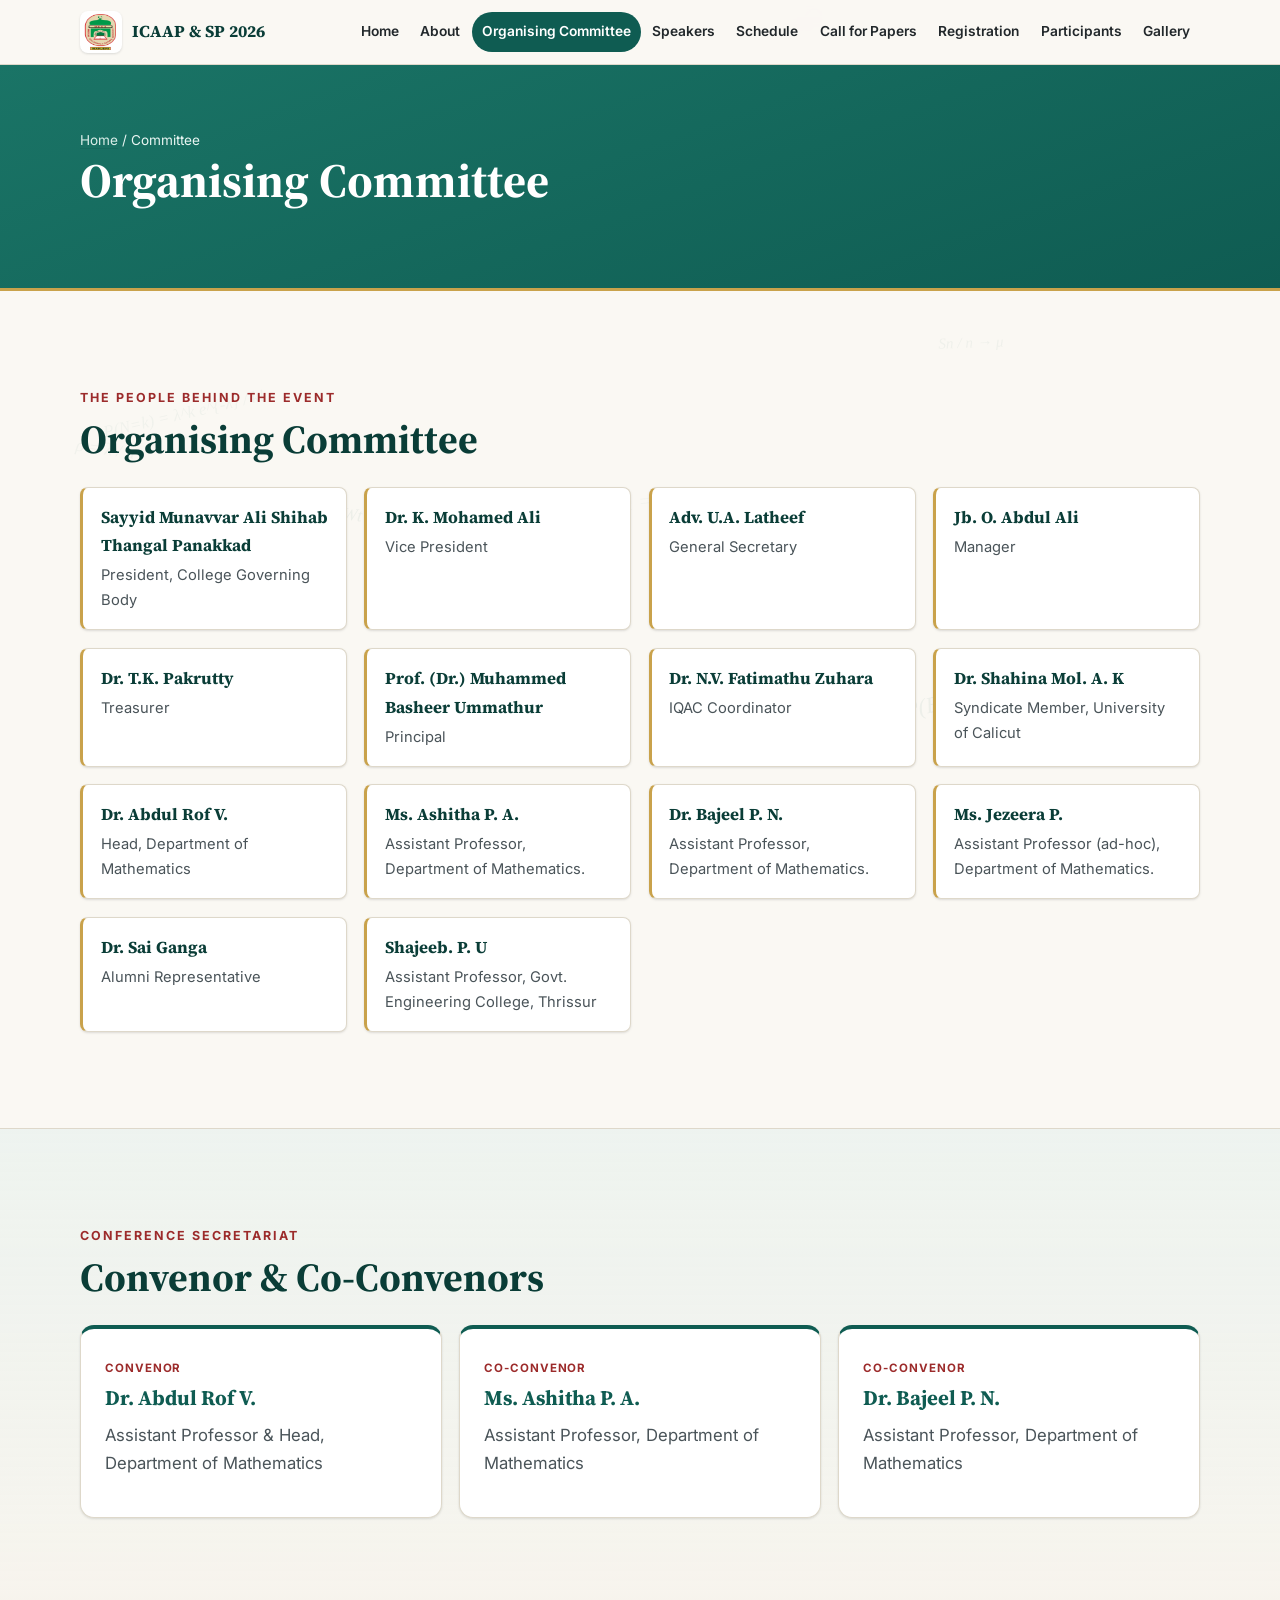
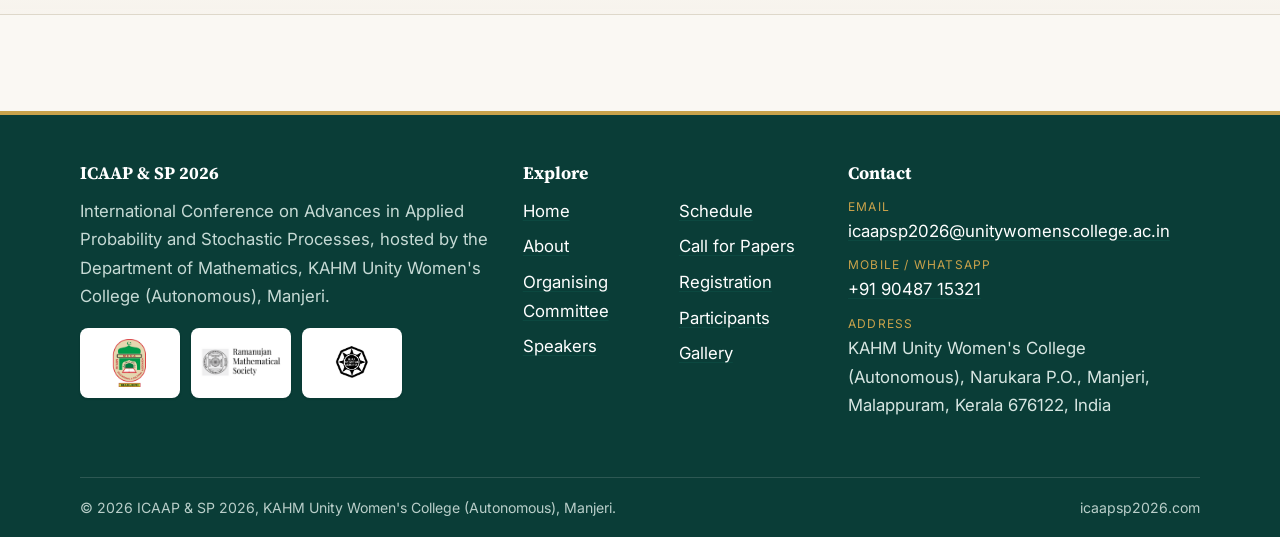
<file: committee.html>
<!DOCTYPE html>
<html lang="en">
<head>
  <meta charset="UTF-8">
  <meta name="viewport" content="width=device-width, initial-scale=1.0">
  <title>Organising Committee — ICAAP &amp; SP 2026</title>
  <meta name="description" content="International Academic Programme Committee and Organizing Committee of ICAAP & SP 2026, KAHM Unity Women's College (Autonomous), Manjeri.">
  <link rel="icon" type="image/svg+xml" href="assets/favicon.svg">
  <link rel="preconnect" href="https://fonts.googleapis.com">
  <link rel="preconnect" href="https://fonts.gstatic.com" crossorigin>
  <link href="https://fonts.googleapis.com/css2?family=Inter:wght@400;600;700&family=Source+Serif+4:ital,wght@0,600;0,700;1,600&display=swap" rel="stylesheet">
  <link rel="stylesheet" href="css/styles.css">
</head>
<body>
  <canvas id="math-bg" aria-hidden="true"></canvas>

  <!-- ============ SHARED HEADER (mirror edits across all pages) ============ -->
  <header class="site-header">
    <nav class="nav container" data-open="false" aria-label="Primary">
      <a class="brand" href="index.html">
        <img src="assets/college-logo.png" alt="KAHM Unity Women's College (Autonomous) logo">
        <span class="brand__text">
          <span class="brand__title">ICAAP &amp; SP 2026</span>
        </span>
      </a>
      <button class="nav__toggle" type="button" aria-label="Toggle menu" aria-expanded="false" aria-controls="nav-links">
        <span></span>
      </button>
      <ul class="nav__links" id="nav-links">
        <li><a href="index.html">Home</a></li>
        <li><a href="about.html">About</a></li>
        <li><a href="committee.html" aria-current="page">Organising Committee</a></li>
        <li><a href="speakers.html">Speakers</a></li>
        <li><a href="schedule.html">Schedule</a></li>
        <li><a href="call-for-papers.html">Call for Papers</a></li>
        <li><a href="registration.html">Registration</a></li>
        <li><a href="participants.html">Participants</a></li>
        <li><a href="gallery.html">Gallery</a></li>
      </ul>
    </nav>
  </header>
  <!-- ========================== END SHARED HEADER ========================== -->

  <div class="pagehead">
    <div class="container">
      <p class="breadcrumb"><a href="index.html">Home</a> / Committee</p>
      <h1>Organising Committee</h1>
    
    </div>
  </div>

  <main>
    <!-- ------------- International Academic Programme Committee ---------- -->
    <!-- <section class="section" id="iapc">
      <div class="container">
        <p class="section__eyebrow">Guiding the Programme</p>
        <h2>International Academic Programme Committee</h2>
        <p class="section__lead"><strong>Chairperson:</strong> Dr. Achyutha Krishnamoorthy, ICAAP &amp; SP 2026</p>
        <div class="grid grid--3" style="margin-top:1.5rem">
          <div class="person"><div class="person__name">Prof. S. R. Srinivasa Varadhan</div><div class="person__role">Courant Institute, New York, USA</div><span class="person__tag">Abel Laureate</span></div>
          <div class="person"><div class="person__name">Prof. Alexander Dudin</div><div class="person__role">Belarussian State University, Minsk, Belarus</div></div>
          <div class="person"><div class="person__name">Dr. V. Ramaswami</div><div class="person__role">Hindu University, New Jersey, USA</div></div>
          <div class="person"><div class="person__name">Prof. Arni S. R. Srinivasa Rao</div><div class="person__role">Medical College of Georgia, USA</div></div>
          <div class="person"><div class="person__name">Prof. Vivek S. Borkar</div><div class="person__role">IIT Bombay, India</div></div>
          <div class="person"><div class="person__name">Prof. S. Dharmaraja</div><div class="person__role">IIT Delhi, India</div></div>
          <div class="person"><div class="person__name">Prof. Masakiyo Miyazawa</div><div class="person__role">Tokyo University of Science, Japan</div></div>
          <div class="person"><div class="person__name">Prof. Agassi Melikov</div><div class="person__role">Baku Engineering University, Azerbaijan</div></div>
          <div class="person"><div class="person__name">Prof. Mrinal K. Ghosh</div><div class="person__role">Indian Statistical Institute, Kolkata, India</div></div>
          <div class="person"><div class="person__name">Prof. Antonio Gómez Corral</div><div class="person__role">Complutense University of Madrid, Spain</div></div>
          <div class="person"><div class="person__name">Prof. Qi Ming He</div><div class="person__role">University of Waterloo, Canada</div></div>
          <div class="person"><div class="person__name">Prof. Onno Boxma</div><div class="person__role">Eindhoven University of Technology, Netherlands</div></div>
          <div class="person"><div class="person__name">Prof. M. Manoharan</div><div class="person__role">University of Calicut</div></div>
          <div class="person"><div class="person__name">Prof. V. Thangaraj</div><div class="person__role">Ramanujan Institute, Chennai</div></div>
          <div class="person"><div class="person__name">Prof. Rameshan Vittal</div><div class="person__role">Madras University, Chennai</div></div>
          <div class="person"><div class="person__name">Capt. Dr. Jaison Jacob</div><div class="person__role">St. Aloysius College, Thrissur</div></div>
        </div>
      </div>
    </section> -->
 <!-- --------------------- ORGANIZING COMMITTEE ----------------------- -->
    <section class="section" id="organizing">
      <div class="container">
        <p class="section__eyebrow">The People Behind the Event</p>
        <h2>Organising Committee</h2>
        <div class="grid grid--3" style="margin-top:1.5rem">
          <div class="person"><div class="person__name">Sayyid Munavvar Ali Shihab Thangal Panakkad</div><div class="person__role">President, College Governing Body</div></div>
          <div class="person"><div class="person__name">Dr. K. Mohamed Ali</div><div class="person__role">Vice President</div></div>
          <div class="person"><div class="person__name">Adv. U.A. Latheef</div><div class="person__role">General Secretary</div></div>
          <div class="person"><div class="person__name">Jb. O. Abdul Ali</div><div class="person__role">Manager</div></div>
          <div class="person"><div class="person__name">Dr. T.K. Pakrutty</div><div class="person__role">Treasurer</div></div>
          <div class="person"><div class="person__name">Prof. (Dr.) Muhammed Basheer Ummathur</div><div class="person__role">Principal</div></div>
          <div class="person"><div class="person__name">Dr. N.V. Fatimathu Zuhara</div><div class="person__role">IQAC Coordinator</div></div>
          <div class="person"><div class="person__name">Dr. Shahina Mol. A. K</div><div class="person__role">Syndicate Member, University of Calicut</div></div>
          <div class="person"><div class="person__name">Dr. Abdul Rof V.</div><div class="person__role">Head, Department of Mathematics</div></div>
          <div class="person"><div class="person__name">Ms. Ashitha P. A.</div><div class="person__role">Assistant Professor, Department of Mathematics.</div></div>
          <div class="person"><div class="person__name">Dr. Bajeel P. N.</div><div class="person__role">Assistant Professor, Department of Mathematics.</div></div>
          <div class="person"><div class="person__name">Ms. Jezeera P.</div><div class="person__role">Assistant Professor (ad-hoc), Department of Mathematics.</div></div>
          <div class="person"><div class="person__name">Dr. Sai Ganga</div><div class="person__role">Alumni Representative</div></div>
          <div class="person"><div class="person__name">Shajeeb. P. U</div><div class="person__role">Assistant Professor, Govt. Engineering College, Thrissur</div></div>
        </div>
      </div>
    </section>
    <!-- ----------------------- CONVENER & CO-CONVENERS ------------------- -->
    <section class="section section--tint" id="conveners">
      <div class="container">
        <p class="section__eyebrow">Conference Secretariat</p>
        <h2>Convenor &amp; Co-Convenors</h2>
        <div class="grid grid--3" style="margin-top:1.5rem">
          <div class="card card--accent">
            <span class="person__tag">Convenor</span>
            <h3 style="margin-top:.3rem">Dr. Abdul Rof V.</h3>
            <p class="muted">Assistant Professor &amp; Head, Department of Mathematics</p>
          </div>
          <div class="card card--accent">
            <span class="person__tag">Co-Convenor</span>
            <h3 style="margin-top:.3rem">Ms. Ashitha P. A.</h3>
            <p class="muted">Assistant Professor, Department of Mathematics</p>
          </div>
          <div class="card card--accent">
            <span class="person__tag">Co-Convenor</span>
            <h3 style="margin-top:.3rem">Dr. Bajeel P. N.</h3>
            <p class="muted">Assistant Professor, Department of Mathematics</p>
          </div>
        </div>
      </div>
    </section>

   
  </main>

  <!-- ============ SHARED FOOTER (mirror edits across all pages) ============ -->
  <footer class="site-footer">
    <div class="container footer-grid">
      <div>
        <h4>ICAAP &amp; SP 2026</h4>
        <p class="muted" style="color:#c6dad5">International Conference on Advances in Applied Probability
          and Stochastic Processes, hosted by the Department of Mathematics, KAHM Unity Women's College (Autonomous),
          Manjeri.</p>
        <div class="footer-logos" style="margin-top:1rem">
          <div class="logo-card"><img src="assets/college-logo.png" alt="KAHM Unity Women's College (Autonomous)"></div>
          <div class="logo-card"><img src="assets/rms-logo.png" alt="Ramanujan Mathematical Society"></div>
          <div class="logo-card"><img src="assets/kma-logo.png" alt="Kerala Mathematical Association"></div>
        </div>
      </div>
      <div>
        <h4>Explore</h4>
        <ul class="footer-nav">
          <li><a href="index.html">Home</a></li>
          <li><a href="about.html">About</a></li>
          <li><a href="committee.html">Organising Committee</a></li>
          <li><a href="speakers.html">Speakers</a></li>
          <li><a href="schedule.html">Schedule</a></li>
          <li><a href="call-for-papers.html">Call for Papers</a></li>
          <li><a href="registration.html">Registration</a></li>
          <li><a href="participants.html">Participants</a></li>
          <li><a href="gallery.html">Gallery</a></li>
        </ul>
      </div>
      <div class="footer-contact">
        <h4>Contact</h4>
        <div><span class="lbl">Email</span><a href="mailto:icaapsp2026@unitywomenscollege.ac.in">icaapsp2026@unitywomenscollege.ac.in</a></div>
        <div><span class="lbl">Mobile / WhatsApp</span><a href="https://wa.me/919048715321">+91 90487 15321</a></div>
        <div><span class="lbl">Address</span>KAHM Unity Women's College (Autonomous), Narukara P.O., Manjeri,
          Malappuram, Kerala 676122, India</div>
      </div>
    </div>
    <div class="container footer-bottom">
      <span>&copy; 2026 ICAAP &amp; SP 2026, KAHM Unity Women's College (Autonomous), Manjeri.</span>
      <span>icaapsp2026.com</span>
    </div>
  </footer>
  <!-- ========================== END SHARED FOOTER ========================== -->

  <script src="js/main.js"></script>
</body>
</html>
</file>
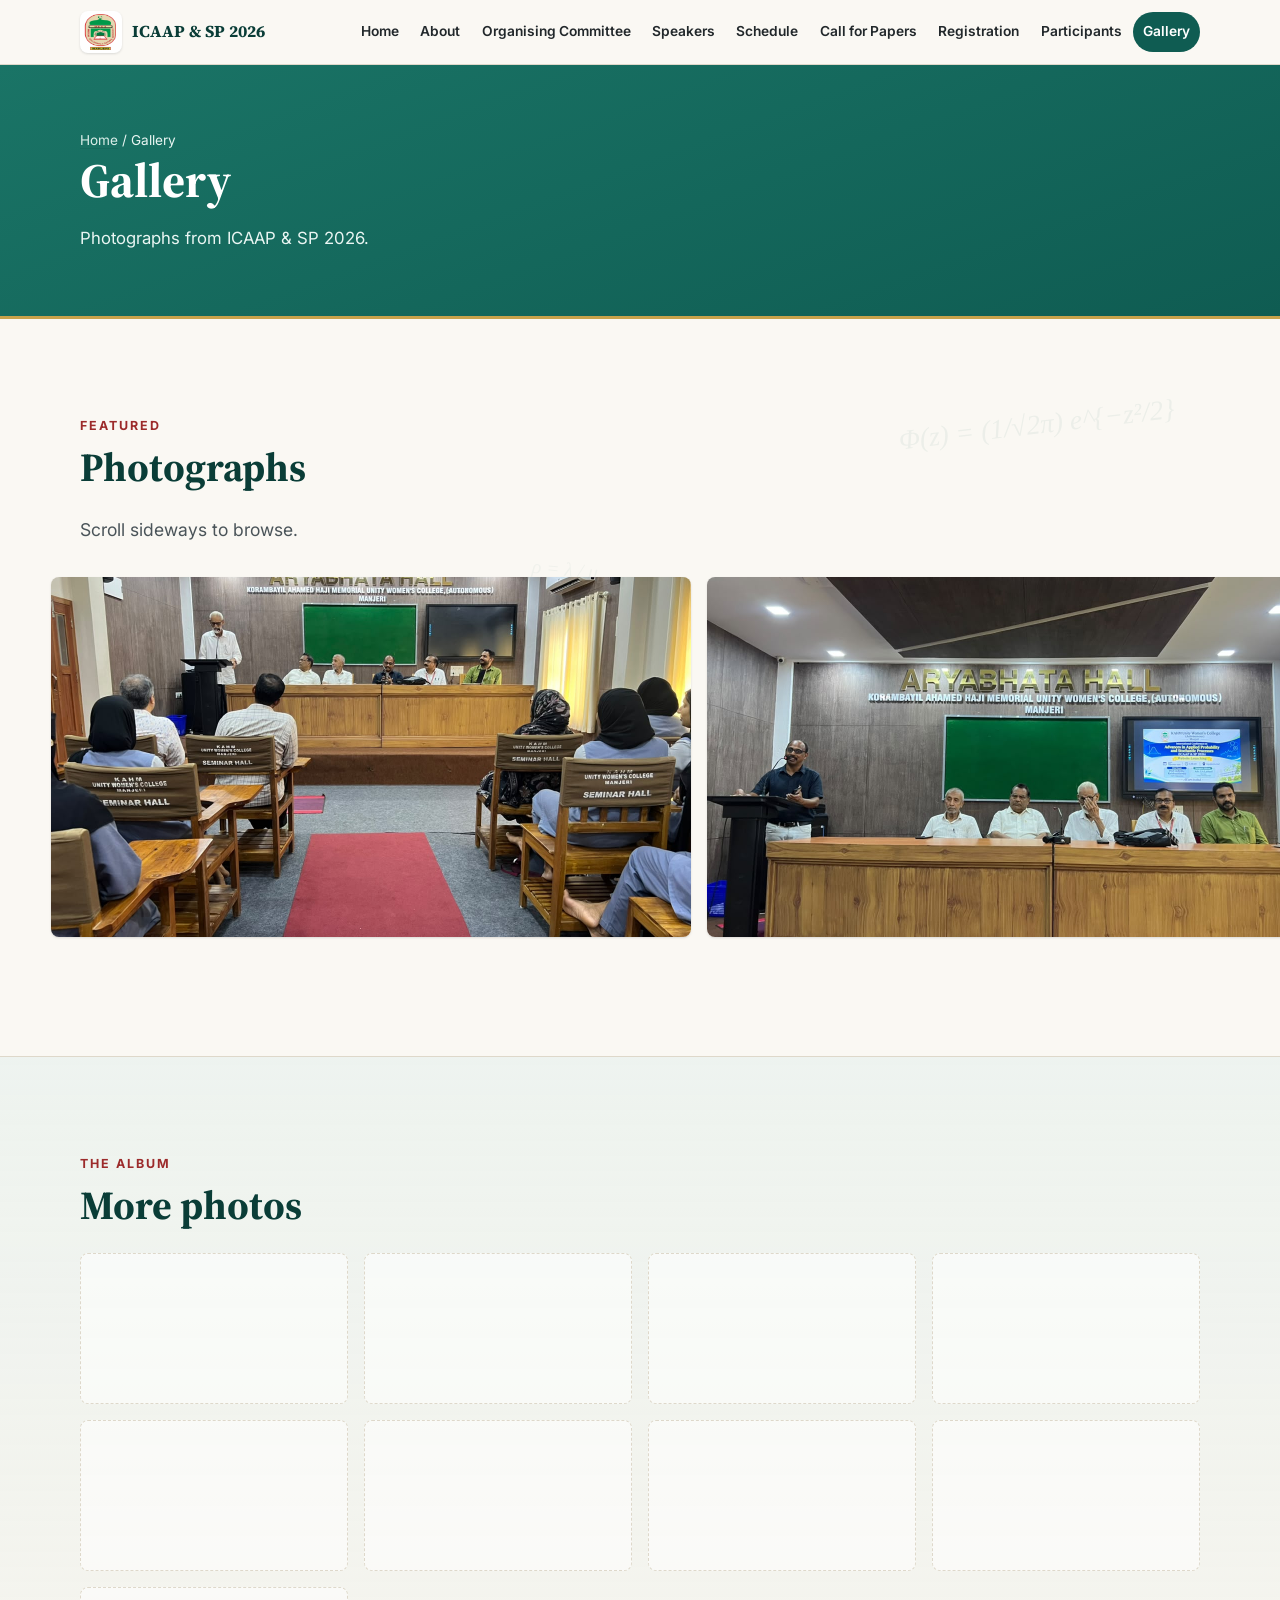
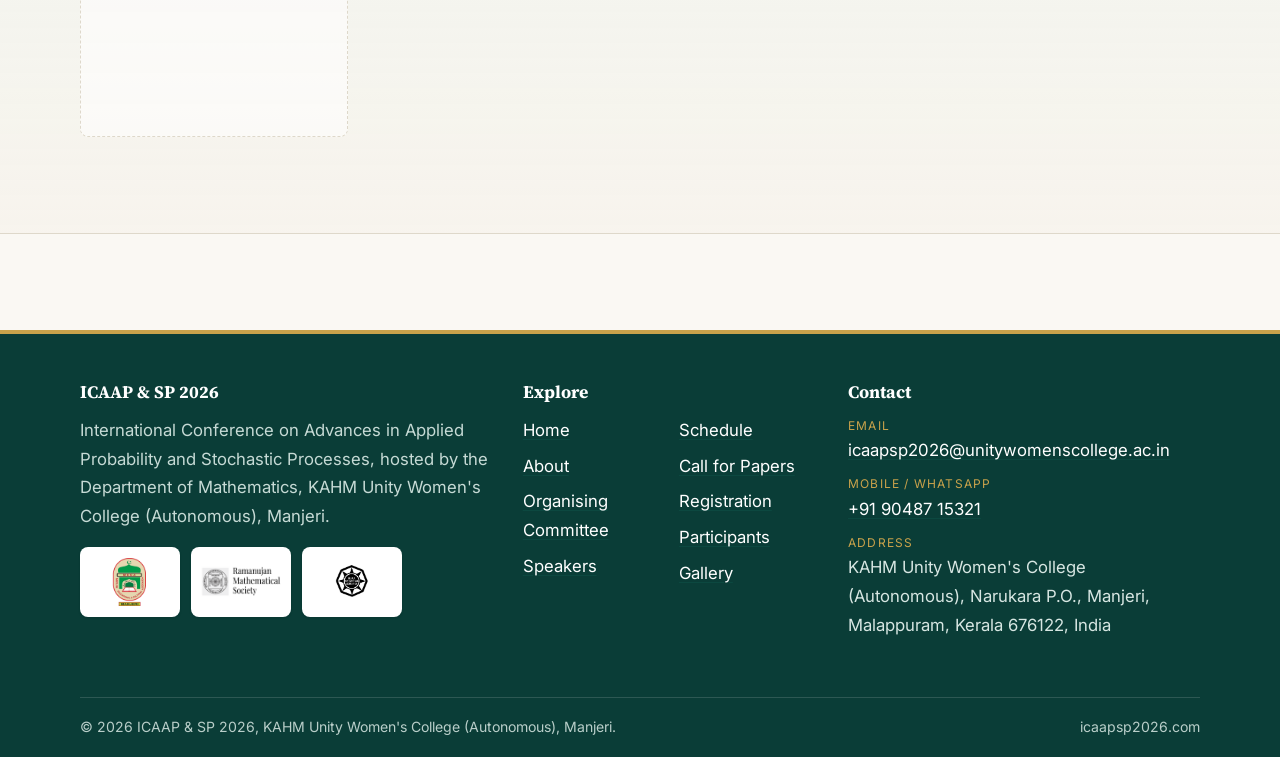
<file: gallery.html>
<!DOCTYPE html>
<html lang="en">
<head>
  <meta charset="UTF-8">
  <meta name="viewport" content="width=device-width, initial-scale=1.0">
  <title>Gallery — ICAAP &amp; SP 2026</title>
  <meta name="description" content="Photo gallery for ICAAP & SP 2026, KAHM Unity Women's College (Autonomous), Manjeri.">
  <link rel="icon" type="image/svg+xml" href="assets/favicon.svg">
  <link rel="preconnect" href="https://fonts.googleapis.com">
  <link rel="preconnect" href="https://fonts.gstatic.com" crossorigin>
  <link href="https://fonts.googleapis.com/css2?family=Inter:wght@400;600;700&family=Source+Serif+4:ital,wght@0,600;0,700;1,600&display=swap" rel="stylesheet">
  <link rel="stylesheet" href="css/styles.css">
</head>
<body>
  <canvas id="math-bg" aria-hidden="true"></canvas>

  <!-- ============ SHARED HEADER (mirror edits across all pages) ============ -->
  <header class="site-header">
    <nav class="nav container" data-open="false" aria-label="Primary">
      <a class="brand" href="index.html">
        <img src="assets/college-logo.png" alt="KAHM Unity Women's College (Autonomous) logo">
        <span class="brand__text">
          <span class="brand__title">ICAAP &amp; SP 2026</span>
        </span>
      </a>
      <button class="nav__toggle" type="button" aria-label="Toggle menu" aria-expanded="false" aria-controls="nav-links">
        <span></span>
      </button>
      <ul class="nav__links" id="nav-links">
        <li><a href="index.html">Home</a></li>
        <li><a href="about.html">About</a></li>
        <li><a href="committee.html">Organising Committee</a></li>
        <li><a href="speakers.html">Speakers</a></li>
        <li><a href="schedule.html">Schedule</a></li>
        <li><a href="call-for-papers.html">Call for Papers</a></li>
        <li><a href="registration.html">Registration</a></li>
        <li><a href="participants.html">Participants</a></li>
        <li><a href="gallery.html" aria-current="page">Gallery</a></li>
      </ul>
    </nav>
  </header>
  <!-- ========================== END SHARED HEADER ========================== -->

  <div class="pagehead">
    <div class="container">
      <p class="breadcrumb"><a href="index.html">Home</a> / Gallery</p>
      <h1>Gallery</h1>
      <p>Photographs from ICAAP &amp; SP 2026.</p>
    </div>
  </div>

  <main>
    <!-- --------------------------- BANNERS ------------------------------
         Scroll sideways through the featured photos (assets/Gallery/featured). -->
    <section class="section">
      <div class="container">
        <p class="section__eyebrow">Featured</p>
        <h2>Photographs</h2>
        <p class="section__lead">Scroll sideways to browse.</p>
      </div>
      <div class="carousel" tabindex="0" aria-label="Featured photographs">
        <figure class="carousel__item"><img src="assets/Gallery/featured/Inag%201.jpeg" alt="ICAAP &amp; SP 2026 featured photograph 1" loading="eager"></figure>
        <figure class="carousel__item"><img src="assets/Gallery/featured/inag%202.jpeg" alt="ICAAP &amp; SP 2026 featured photograph 2" loading="lazy"></figure>
        <figure class="carousel__item"><img src="assets/Gallery/featured/inag%203.jpeg" alt="ICAAP &amp; SP 2026 featured photograph 3" loading="lazy"></figure>
        <figure class="carousel__item"><img src="assets/Gallery/featured/inag%204.jpeg" alt="ICAAP &amp; SP 2026 featured photograph 4" loading="lazy"></figure>
      </div>
    </section>

    <!-- -------------------------- MORE PHOTOS ---------------------------
         TODO: client to supply images for these slots too. Add or remove
         .photogrid figures freely — the grid reflows on its own. -->
    <section class="section section--tint">
      <div class="container">
        <p class="section__eyebrow">The Album</p>
        <h2>More photos</h2>
        <div class="photogrid" style="margin-top:1.5rem">
          <figure class="photogrid__item"><div class="ph"></div></figure>
          <figure class="photogrid__item"><div class="ph"></div></figure>
          <figure class="photogrid__item"><div class="ph"></div></figure>
          <figure class="photogrid__item"><div class="ph"></div></figure>
          <figure class="photogrid__item"><div class="ph"></div></figure>
          <figure class="photogrid__item"><div class="ph"></div></figure>
          <figure class="photogrid__item"><div class="ph"></div></figure>
          <figure class="photogrid__item"><div class="ph"></div></figure>
          <figure class="photogrid__item"><div class="ph"></div></figure>
        </div>
      </div>
    </section>
  </main>

  <!-- ============ SHARED FOOTER (mirror edits across all pages) ============ -->
  <footer class="site-footer">
    <div class="container footer-grid">
      <div>
        <h4>ICAAP &amp; SP 2026</h4>
        <p class="muted" style="color:#c6dad5">International Conference on Advances in Applied Probability
          and Stochastic Processes, hosted by the Department of Mathematics, KAHM Unity Women's College (Autonomous),
          Manjeri.</p>
        <div class="footer-logos" style="margin-top:1rem">
          <div class="logo-card"><img src="assets/college-logo.png" alt="KAHM Unity Women's College (Autonomous)"></div>
          <div class="logo-card"><img src="assets/rms-logo.png" alt="Ramanujan Mathematical Society"></div>
          <div class="logo-card"><img src="assets/kma-logo.png" alt="Kerala Mathematical Association"></div>
        </div>
      </div>
      <div>
        <h4>Explore</h4>
        <ul class="footer-nav">
          <li><a href="index.html">Home</a></li>
          <li><a href="about.html">About</a></li>
          <li><a href="committee.html">Organising Committee</a></li>
          <li><a href="speakers.html">Speakers</a></li>
          <li><a href="schedule.html">Schedule</a></li>
          <li><a href="call-for-papers.html">Call for Papers</a></li>
          <li><a href="registration.html">Registration</a></li>
          <li><a href="participants.html">Participants</a></li>
          <li><a href="gallery.html">Gallery</a></li>
        </ul>
      </div>
      <div class="footer-contact">
        <h4>Contact</h4>
        <div><span class="lbl">Email</span><a href="mailto:icaapsp2026@unitywomenscollege.ac.in">icaapsp2026@unitywomenscollege.ac.in</a></div>
        <div><span class="lbl">Mobile / WhatsApp</span><a href="https://wa.me/919048715321">+91 90487 15321</a></div>
        <div><span class="lbl">Address</span>KAHM Unity Women's College (Autonomous), Narukara P.O., Manjeri,
          Malappuram, Kerala 676122, India</div>
      </div>
    </div>
    <div class="container footer-bottom">
      <span>&copy; 2026 ICAAP &amp; SP 2026, KAHM Unity Women's College (Autonomous), Manjeri.</span>
      <span>icaapsp2026.com</span>
    </div>
  </footer>
  <!-- ========================== END SHARED FOOTER ========================== -->

  <script src="js/main.js"></script>
</body>
</html>
</file>
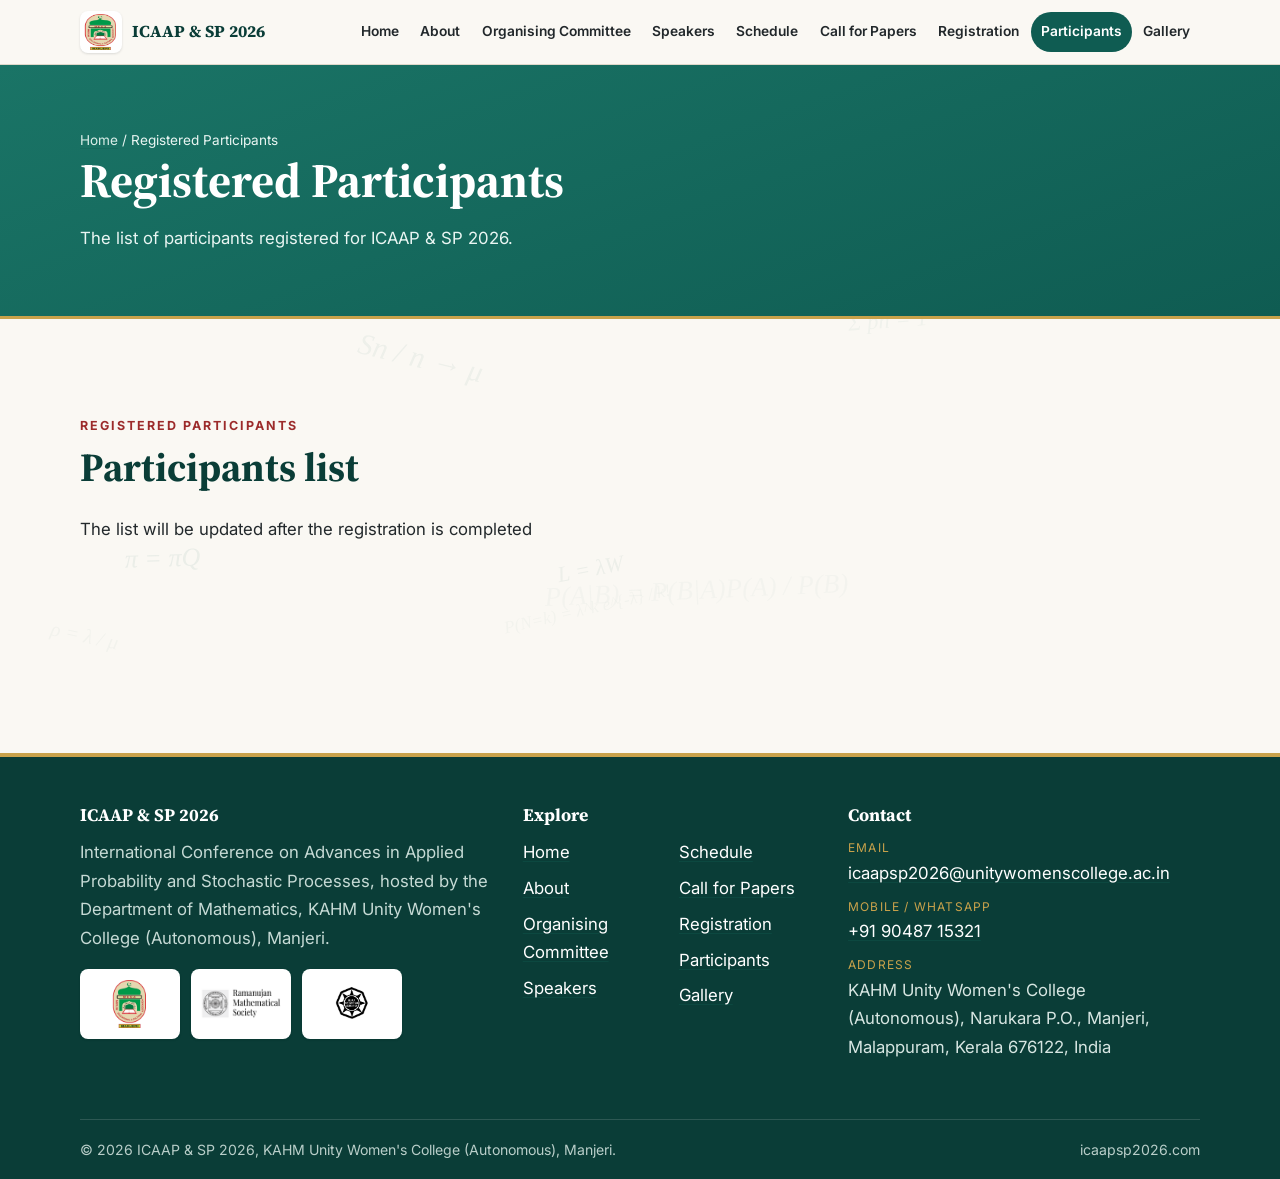
<file: participants.html>
<!DOCTYPE html>
<html lang="en">
<head>
  <meta charset="UTF-8">
  <meta name="viewport" content="width=device-width, initial-scale=1.0">
  <title>Registered Participants — ICAAP &amp; SP 2026</title>
  <meta name="description" content="List of registered participants for ICAAP & SP 2026.">
  <link rel="icon" type="image/svg+xml" href="assets/favicon.svg">
  <link rel="preconnect" href="https://fonts.googleapis.com">
  <link rel="preconnect" href="https://fonts.gstatic.com" crossorigin>
  <link href="https://fonts.googleapis.com/css2?family=Inter:wght@400;600;700&family=Source+Serif+4:ital,wght@0,600;0,700;1,600&display=swap" rel="stylesheet">
  <link rel="stylesheet" href="css/styles.css">
</head>
<body>
  <canvas id="math-bg" aria-hidden="true"></canvas>

  <!-- ============ SHARED HEADER (mirror edits across all pages) ============ -->
  <header class="site-header">
    <nav class="nav container" data-open="false" aria-label="Primary">
      <a class="brand" href="index.html">
        <img src="assets/college-logo.png" alt="KAHM Unity Women's College (Autonomous) logo">
        <span class="brand__text">
          <span class="brand__title">ICAAP &amp; SP 2026</span>
        </span>
      </a>
      <button class="nav__toggle" type="button" aria-label="Toggle menu" aria-expanded="false" aria-controls="nav-links">
        <span></span>
      </button>
      <ul class="nav__links" id="nav-links">
        <li><a href="index.html">Home</a></li>
        <li><a href="about.html">About</a></li>
        <li><a href="committee.html">Organising Committee</a></li>
        <li><a href="speakers.html">Speakers</a></li>
        <li><a href="schedule.html">Schedule</a></li>
        <li><a href="call-for-papers.html">Call for Papers</a></li>
        <li><a href="registration.html">Registration</a></li>
        <li><a href="participants.html" aria-current="page">Participants</a></li>
        <li><a href="gallery.html">Gallery</a></li>
      </ul>
    </nav>
  </header>
  <!-- ========================== END SHARED HEADER ========================== -->

  <div class="pagehead">
    <div class="container">
      <p class="breadcrumb"><a href="index.html">Home</a> / Registered Participants</p>
      <h1>Registered Participants</h1>
      <p>The list of participants registered for ICAAP &amp; SP 2026.</p>
    </div>
  </div>

  <main>
    <section class="section">
      <div class="container">
        <p class="section__eyebrow">Registered Participants</p>
        <h2>Participants list</h2>
        <p>The list will be updated after the registration is completed</p>
        <!-- <p class="section__lead">The list updates automatically as new registrations come in.</p> -->

        <!-- Live embed of the shared Google Sheet.
             Requires the sheet's link sharing to be "Anyone with the link — Viewer";
             the /edit URL cannot be embedded, hence /htmlembed. -->
        <!-- <div class="sheet-embed" style="margin-top:1.6rem">
          <iframe
            src="https://docs.google.com/spreadsheets/d/156HTttzAXpqc19LggBHiUoqRI7ZK5Wrk5EZuzEtQ8gA/htmlembed"
            title="Registered participants &#8212; ICAAP &amp; SP 2026"
            loading="lazy"></iframe>
        </div>
        <p class="muted" style="margin-top:.9rem;font-size:.9rem">Not loading?
          <a href="https://docs.google.com/spreadsheets/d/156HTttzAXpqc19LggBHiUoqRI7ZK5Wrk5EZuzEtQ8gA/preview"
             target="_blank" rel="noopener">Open the list in Google Sheets</a>.</p> -->
      </div>
    </section>
  </main>

  <!-- ============ SHARED FOOTER (mirror edits across all pages) ============ -->
  <footer class="site-footer">
    <div class="container footer-grid">
      <div>
        <h4>ICAAP &amp; SP 2026</h4>
        <p class="muted" style="color:#c6dad5">International Conference on Advances in Applied Probability
          and Stochastic Processes, hosted by the Department of Mathematics, KAHM Unity Women's College (Autonomous),
          Manjeri.</p>
        <div class="footer-logos" style="margin-top:1rem">
          <div class="logo-card"><img src="assets/college-logo.png" alt="KAHM Unity Women's College (Autonomous)"></div>
          <div class="logo-card"><img src="assets/rms-logo.png" alt="Ramanujan Mathematical Society"></div>
          <div class="logo-card"><img src="assets/kma-logo.png" alt="Kerala Mathematical Association"></div>
        </div>
      </div>
      <div>
        <h4>Explore</h4>
        <ul class="footer-nav">
          <li><a href="index.html">Home</a></li>
          <li><a href="about.html">About</a></li>
          <li><a href="committee.html">Organising Committee</a></li>
          <li><a href="speakers.html">Speakers</a></li>
          <li><a href="schedule.html">Schedule</a></li>
          <li><a href="call-for-papers.html">Call for Papers</a></li>
          <li><a href="registration.html">Registration</a></li>
          <li><a href="participants.html">Participants</a></li>
          <li><a href="gallery.html">Gallery</a></li>
        </ul>
      </div>
      <div class="footer-contact">
        <h4>Contact</h4>
        <div><span class="lbl">Email</span><a href="mailto:icaapsp2026@unitywomenscollege.ac.in">icaapsp2026@unitywomenscollege.ac.in</a></div>
        <div><span class="lbl">Mobile / WhatsApp</span><a href="https://wa.me/919048715321">+91 90487 15321</a></div>
        <div><span class="lbl">Address</span>KAHM Unity Women's College (Autonomous), Narukara P.O., Manjeri,
          Malappuram, Kerala 676122, India</div>
      </div>
    </div>
    <div class="container footer-bottom">
      <span>&copy; 2026 ICAAP &amp; SP 2026, KAHM Unity Women's College (Autonomous), Manjeri.</span>
      <span>icaapsp2026.com</span>
    </div>
  </footer>
  <!-- ========================== END SHARED FOOTER ========================== -->

  <script src="js/main.js"></script>
</body>
</html>
</file>
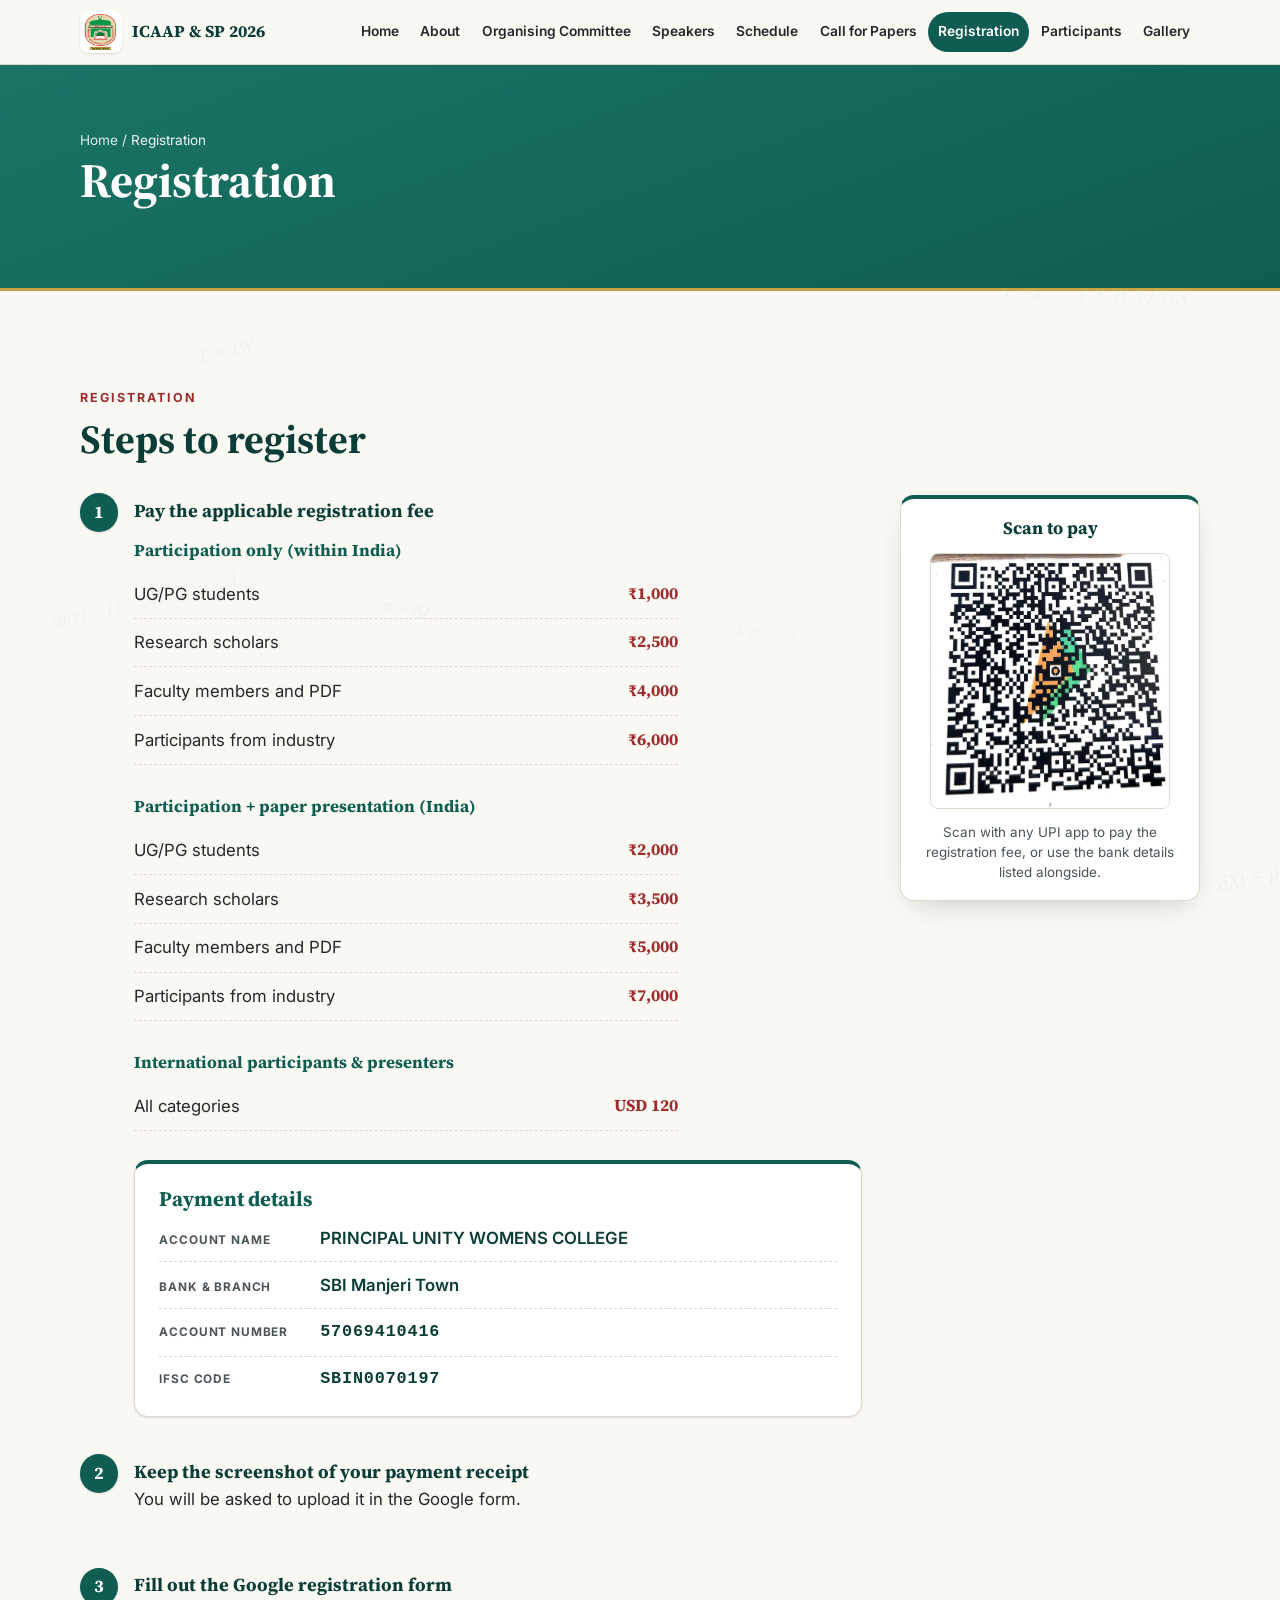
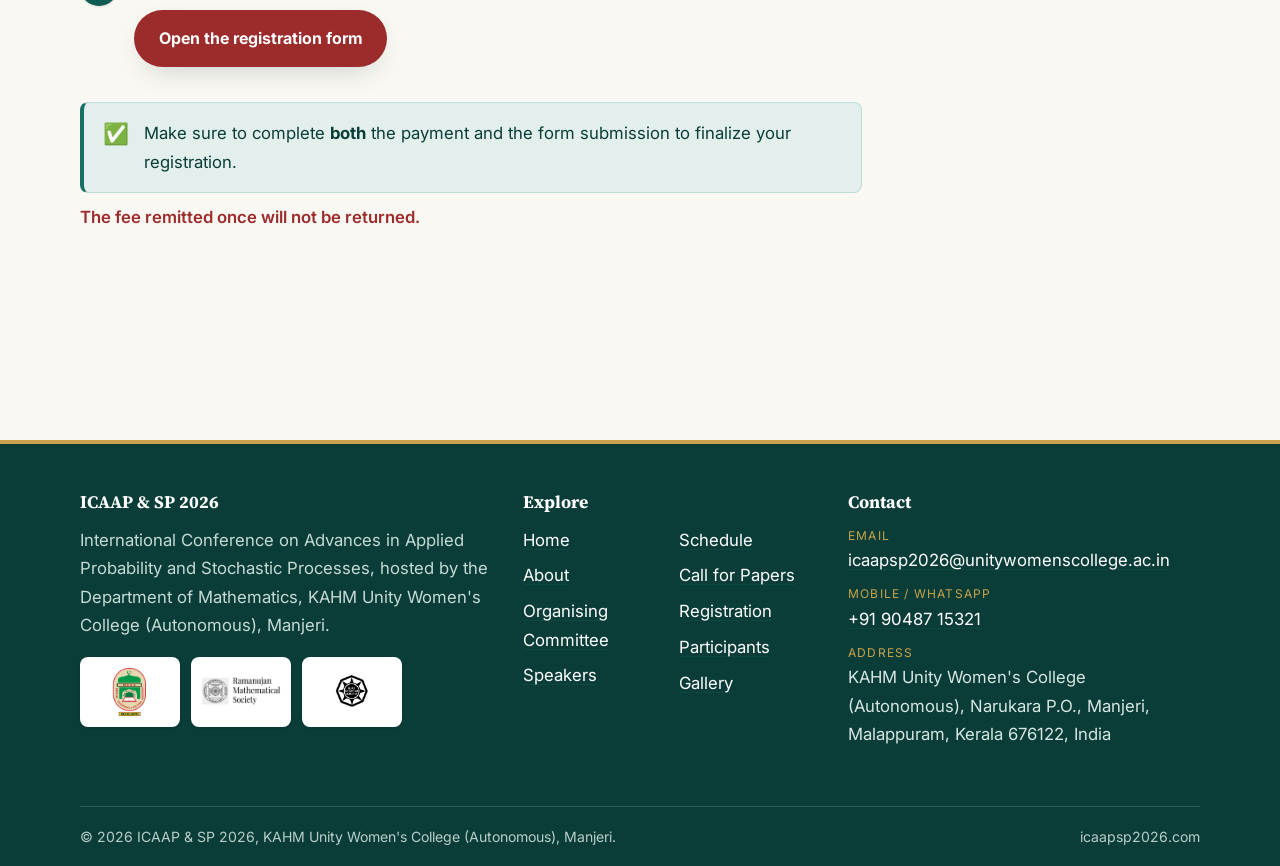
<file: registration.html>
<!DOCTYPE html>
<html lang="en">
<head>
  <meta charset="UTF-8">
  <meta name="viewport" content="width=device-width, initial-scale=1.0">
  <title>Registration — ICAAP &amp; SP 2026</title>
  <meta name="description" content="How to register for ICAAP & SP 2026: registration fees by category, bank and UPI payment details, and the online registration form.">
  <link rel="icon" type="image/svg+xml" href="assets/favicon.svg">
  <link rel="preconnect" href="https://fonts.googleapis.com">
  <link rel="preconnect" href="https://fonts.gstatic.com" crossorigin>
  <link href="https://fonts.googleapis.com/css2?family=Inter:wght@400;600;700&family=Source+Serif+4:ital,wght@0,600;0,700;1,600&display=swap" rel="stylesheet">
  <link rel="stylesheet" href="css/styles.css">
</head>
<body>
  <canvas id="math-bg" aria-hidden="true"></canvas>

  <!-- ============ SHARED HEADER (mirror edits across all pages) ============ -->
  <header class="site-header">
    <nav class="nav container" data-open="false" aria-label="Primary">
      <a class="brand" href="index.html">
        <img src="assets/college-logo.png" alt="KAHM Unity Women's College (Autonomous) logo">
        <span class="brand__text">
          <span class="brand__title">ICAAP &amp; SP 2026</span>
        </span>
      </a>
      <button class="nav__toggle" type="button" aria-label="Toggle menu" aria-expanded="false" aria-controls="nav-links">
        <span></span>
      </button>
      <ul class="nav__links" id="nav-links">
        <li><a href="index.html">Home</a></li>
        <li><a href="about.html">About</a></li>
        <li><a href="committee.html">Organising Committee</a></li>
        <li><a href="speakers.html">Speakers</a></li>
        <li><a href="schedule.html">Schedule</a></li>
        <li><a href="call-for-papers.html">Call for Papers</a></li>
        <li><a href="registration.html" aria-current="page">Registration</a></li>
        <li><a href="participants.html">Participants</a></li>
        <li><a href="gallery.html">Gallery</a></li>
      </ul>
    </nav>
  </header>
  <!-- ========================== END SHARED HEADER ========================== -->

  <div class="pagehead">
    <div class="container">
      <p class="breadcrumb"><a href="index.html">Home</a> / Registration</p>
      <h1>Registration</h1>
      <!-- <p>Fees, payment, accommodation, and the dates to keep in mind for ICAAP &amp; SP 2026.</p> -->
    </div>
  </div>

  <main>
    <!-- --------------------------- REGISTER ----------------------------- -->
    <section class="section" id="register">
      <div class="container">
        <p class="section__eyebrow">Registration</p>
        <h2>Steps to register</h2>

        <div class="reg-layout" style="margin-top:2rem">
          <!-- ------------------------ THE STEPS ------------------------- -->
          <div>
            <ol class="regsteps">
              <li>
                <h3>Pay the applicable registration fee</h3>

                <div class="feegroup">
                  <h3>Participation only (within India)</h3>
                  <ul class="feelines">
                    <li><span>UG/PG students</span><span class="amt">₹1,000</span></li>
                    <li><span>Research scholars</span><span class="amt">₹2,500</span></li>
                    <li><span>Faculty members and PDF</span><span class="amt">₹4,000</span></li>
                    <li><span>Participants from industry</span><span class="amt">₹6,000</span></li>
                  </ul>
                </div>

                <div class="feegroup">
                  <h3>Participation + paper presentation (India)</h3>
                  <ul class="feelines">
                    <li><span>UG/PG students</span><span class="amt">₹2,000</span></li>
                    <li><span>Research scholars</span><span class="amt">₹3,500</span></li>
                    <li><span>Faculty members and PDF</span><span class="amt">₹5,000</span></li>
                    <li><span>Participants from industry</span><span class="amt">₹7,000</span></li>
                  </ul>
                </div>

                <div class="feegroup">
                  <h3>International participants &amp; presenters</h3>
                  <ul class="feelines">
                    <li><span>All categories</span><span class="amt">USD 120</span></li>
                  </ul>
                </div>

                <div class="card card--accent" style="margin-top:1.8rem">
                  <h3 style="margin-bottom:.2rem">Payment details</h3>
                  <ul class="paylines">
                    <li><span class="lbl">Account name</span><span class="val">PRINCIPAL UNITY WOMENS COLLEGE</span></li>
                    <li><span class="lbl">Bank &amp; branch</span><span class="val">SBI Manjeri Town</span></li>
                    <li><span class="lbl">Account number</span><span class="val val--code">57069410416</span></li>
                    <li><span class="lbl">IFSC code</span><span class="val val--code">SBIN0070197</span></li>
                  </ul>
                </div>
              </li>

              <li>
                <h3>Keep the screenshot of your payment receipt</h3>
                <p>You will be asked to upload it in the Google form.</p>
              </li>

              <li>
                <h3>Fill out the Google registration form</h3>
                <div class="btn-row" style="margin-top:.9rem">
                  <a class="btn btn--primary" href="https://forms.gle/TJ5CxDmQTNsx1VZt6"
                     target="_blank" rel="noopener" id="reg-form">Open the registration form</a>
                </div>
              </li>
            </ol>

            <div class="notice" style="margin-top:2.2rem">
              <span class="notice__icon">✅</span>
              <p style="margin:0">Make sure to complete <strong>both</strong> the payment and the form
                submission to finalize your registration.</p>
            </div>
            <p class="note-strong">The fee remitted once will not be returned.</p>
          </div>

          <!-- -------------------------- QR CODE ------------------------- -->
          <aside class="qr-card">
            <h3>Scan to pay</h3>
            <img src="assets/QR.jpeg" alt="QR code for paying the ICAAP &amp; SP 2026 registration fee">
            <p>Scan with any UPI app to pay the registration fee, or use the bank details listed
              alongside.</p>
          </aside>
        </div>
      </div>
    </section>

    <!-- ------------------------- ACCOMMODATION -------------------------- -->
    <!-- <section class="section section--tint" id="accommodation">
      <div class="container">
        <p class="section__eyebrow">For Outstation Participants</p>
        <h2>Accommodation</h2>
        <div class="notice notice--pending" style="margin-top:1.2rem">
          <span class="notice__icon">🏨</span>
          <p style="margin:0">Accommodation details for outstation participants are being finalized and will
            be updated here soon. For any queries in the meantime, please
            <a href="mailto:icaapsp2026@unitywomenscollege.ac.in">contact us</a>.</p>
        </div>
      </div>
    </section> -->

    <!-- ------------------------ DATES TO REMEMBER ----------------------- -->
    <!-- <section class="section" id="dates">
      <div class="container">
        <p class="section__eyebrow">Mark Your Calendar</p>
        <h2>Dates to remember</h2>
        <ul class="timeline" style="margin-top:1.5rem">
          <li><span class="date">01 July 2026</span><span class="what">Paper submission opens</span></li>
          <li><span class="date">01 July 2026</span><span class="what">Registration opens</span></li>
          <li><span class="date"><del class="date-old">15 November 2026</del> 5 December 2026</span><span class="what">Paper submission closes</span></li>
          <li><span class="date">Within 10 days</span><span class="what">Notification of acceptance (from submission)</span></li>
          <li><span class="date">10 December 2026</span><span class="what">Registration closes</span></li>
          <li><span class="date">19–21 Dec 2026</span><span class="what">Conference dates</span></li>
        </ul>
      </div>
    </section> -->
  </main>

  <!-- ============ SHARED FOOTER (mirror edits across all pages) ============ -->
  <footer class="site-footer">
    <div class="container footer-grid">
      <div>
        <h4>ICAAP &amp; SP 2026</h4>
        <p class="muted" style="color:#c6dad5">International Conference on Advances in Applied Probability
          and Stochastic Processes, hosted by the Department of Mathematics, KAHM Unity Women's College (Autonomous),
          Manjeri.</p>
        <div class="footer-logos" style="margin-top:1rem">
          <div class="logo-card"><img src="assets/college-logo.png" alt="KAHM Unity Women's College (Autonomous)"></div>
          <div class="logo-card"><img src="assets/rms-logo.png" alt="Ramanujan Mathematical Society"></div>
          <div class="logo-card"><img src="assets/kma-logo.png" alt="Kerala Mathematical Association"></div>
        </div>
      </div>
      <div>
        <h4>Explore</h4>
        <ul class="footer-nav">
          <li><a href="index.html">Home</a></li>
          <li><a href="about.html">About</a></li>
          <li><a href="committee.html">Organising Committee</a></li>
          <li><a href="speakers.html">Speakers</a></li>
          <li><a href="schedule.html">Schedule</a></li>
          <li><a href="call-for-papers.html">Call for Papers</a></li>
          <li><a href="registration.html">Registration</a></li>
          <li><a href="participants.html">Participants</a></li>
          <li><a href="gallery.html">Gallery</a></li>
        </ul>
      </div>
      <div class="footer-contact">
        <h4>Contact</h4>
        <div><span class="lbl">Email</span><a href="mailto:icaapsp2026@unitywomenscollege.ac.in">icaapsp2026@unitywomenscollege.ac.in</a></div>
        <div><span class="lbl">Mobile / WhatsApp</span><a href="https://wa.me/919048715321">+91 90487 15321</a></div>
        <div><span class="lbl">Address</span>KAHM Unity Women's College (Autonomous), Narukara P.O., Manjeri,
          Malappuram, Kerala 676122, India</div>
      </div>
    </div>
    <div class="container footer-bottom">
      <span>&copy; 2026 ICAAP &amp; SP 2026, KAHM Unity Women's College (Autonomous), Manjeri.</span>
      <span>icaapsp2026.com</span>
    </div>
  </footer>
  <!-- ========================== END SHARED FOOTER ========================== -->

  <script src="js/main.js"></script>
</body>
</html>
</file>
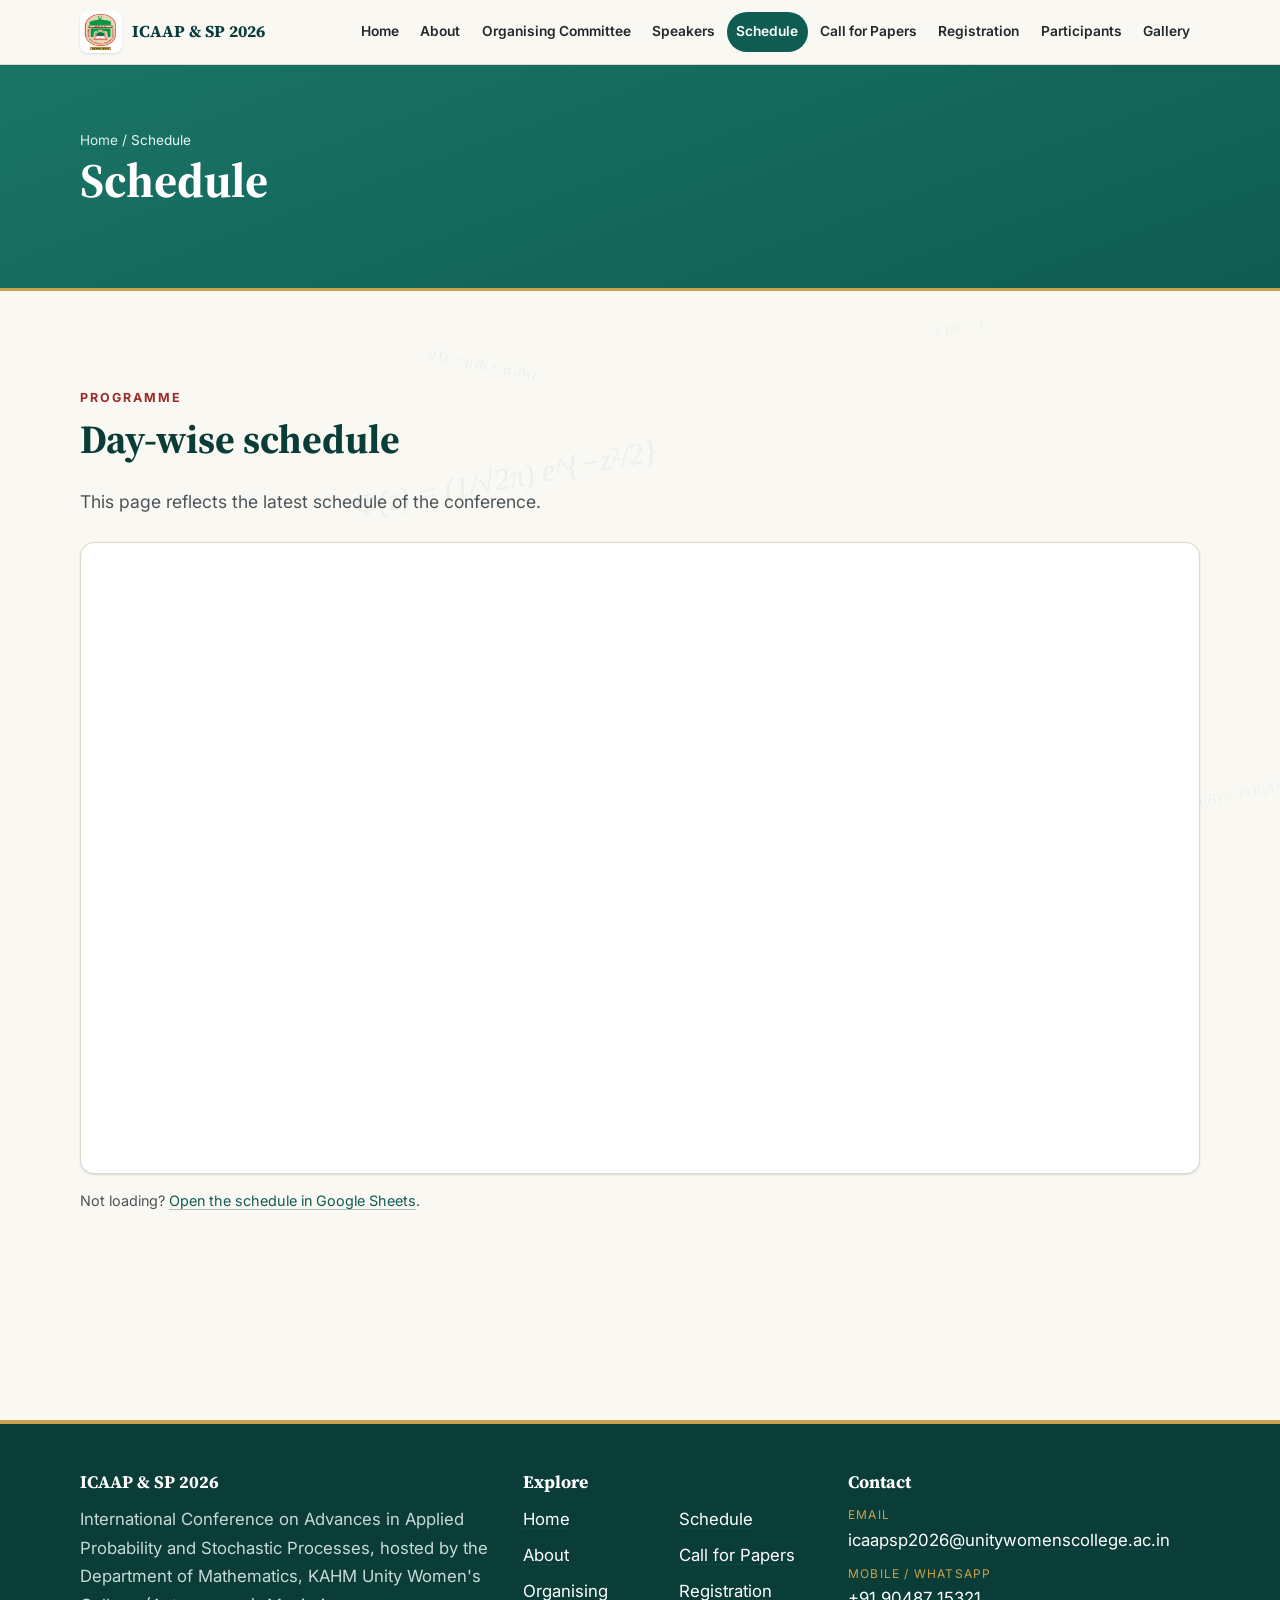
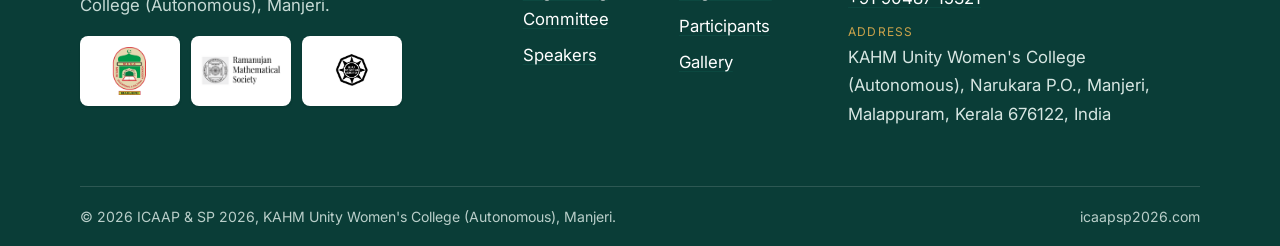
<file: schedule.html>
<!DOCTYPE html>
<html lang="en">
<head>
  <meta charset="UTF-8">
  <meta name="viewport" content="width=device-width, initial-scale=1.0">
  <title>Schedule — ICAAP &amp; SP 2026</title>
  <meta name="description" content="Day-wise programme schedule for ICAAP & SP 2026, December 19, 21 & 22, 2026.">
  <link rel="icon" type="image/svg+xml" href="assets/favicon.svg">
  <link rel="preconnect" href="https://fonts.googleapis.com">
  <link rel="preconnect" href="https://fonts.gstatic.com" crossorigin>
  <link href="https://fonts.googleapis.com/css2?family=Inter:wght@400;600;700&family=Source+Serif+4:ital,wght@0,600;0,700;1,600&display=swap" rel="stylesheet">
  <link rel="stylesheet" href="css/styles.css">
</head>
<body>
  <canvas id="math-bg" aria-hidden="true"></canvas>

  <!-- ============ SHARED HEADER (mirror edits across all pages) ============ -->
  <header class="site-header">
    <nav class="nav container" data-open="false" aria-label="Primary">
      <a class="brand" href="index.html">
        <img src="assets/college-logo.png" alt="KAHM Unity Women's College (Autonomous) logo">
        <span class="brand__text">
          <span class="brand__title">ICAAP &amp; SP 2026</span>
        </span>
      </a>
      <button class="nav__toggle" type="button" aria-label="Toggle menu" aria-expanded="false" aria-controls="nav-links">
        <span></span>
      </button>
      <ul class="nav__links" id="nav-links">
        <li><a href="index.html">Home</a></li>
        <li><a href="about.html">About</a></li>
        <li><a href="committee.html">Organising Committee</a></li>
        <li><a href="speakers.html">Speakers</a></li>
        <li><a href="schedule.html" aria-current="page">Schedule</a></li>
        <li><a href="call-for-papers.html">Call for Papers</a></li>
        <li><a href="registration.html">Registration</a></li>
        <li><a href="participants.html">Participants</a></li>
        <li><a href="gallery.html">Gallery</a></li>
      </ul>
    </nav>
  </header>
  <!-- ========================== END SHARED HEADER ========================== -->

  <div class="pagehead">
    <div class="container">
      <p class="breadcrumb"><a href="index.html">Home</a> / Schedule</p>
      <h1>Schedule</h1>
      <!-- <p>The detailed day-wise programme for December 19, 21 and 22, 2026.</p> -->
    </div>
  </div>

  <main>
    <section class="section">
      <div class="container">
        <p class="section__eyebrow">Programme</p>
        <h2>Day-wise schedule</h2>
        <p class="section__lead"> This page
          reflects the latest schedule of the conference.</p>

        <!-- Live embed of the shared Google Sheet.
             Requires the sheet's link sharing to be "Anyone with the link — Viewer";
             the /edit URL cannot be embedded, hence /htmlembed. -->
        <div class="sheet-embed" style="margin-top:1.6rem">
          <iframe
            src="https://docs.google.com/spreadsheets/d/1NMWFfXv5MgnXU1RYa_Sg_6aBqx7h_F4vGx9xFDJZdmk/htmlembed"
            title="Schedule &#8212; ICAAP &amp; SP 2026"
            loading="lazy"></iframe>
        </div>
        <p class="muted" style="margin-top:.9rem;font-size:.9rem">Not loading?
          <a href="https://docs.google.com/spreadsheets/d/1NMWFfXv5MgnXU1RYa_Sg_6aBqx7h_F4vGx9xFDJZdmk/preview"
             target="_blank" rel="noopener">Open the schedule in Google Sheets</a>.</p>
      </div>
    </section>
  </main>

  <!-- ============ SHARED FOOTER (mirror edits across all pages) ============ -->
  <footer class="site-footer">
    <div class="container footer-grid">
      <div>
        <h4>ICAAP &amp; SP 2026</h4>
        <p class="muted" style="color:#c6dad5">International Conference on Advances in Applied Probability
          and Stochastic Processes, hosted by the Department of Mathematics, KAHM Unity Women's College (Autonomous),
          Manjeri.</p>
        <div class="footer-logos" style="margin-top:1rem">
          <div class="logo-card"><img src="assets/college-logo.png" alt="KAHM Unity Women's College (Autonomous)"></div>
          <div class="logo-card"><img src="assets/rms-logo.png" alt="Ramanujan Mathematical Society"></div>
          <div class="logo-card"><img src="assets/kma-logo.png" alt="Kerala Mathematical Association"></div>
        </div>
      </div>
      <div>
        <h4>Explore</h4>
        <ul class="footer-nav">
          <li><a href="index.html">Home</a></li>
          <li><a href="about.html">About</a></li>
          <li><a href="committee.html">Organising Committee</a></li>
          <li><a href="speakers.html">Speakers</a></li>
          <li><a href="schedule.html">Schedule</a></li>
          <li><a href="call-for-papers.html">Call for Papers</a></li>
          <li><a href="registration.html">Registration</a></li>
          <li><a href="participants.html">Participants</a></li>
          <li><a href="gallery.html">Gallery</a></li>
        </ul>
      </div>
      <div class="footer-contact">
        <h4>Contact</h4>
        <div><span class="lbl">Email</span><a href="mailto:icaapsp2026@unitywomenscollege.ac.in">icaapsp2026@unitywomenscollege.ac.in</a></div>
        <div><span class="lbl">Mobile / WhatsApp</span><a href="https://wa.me/919048715321">+91 90487 15321</a></div>
        <div><span class="lbl">Address</span>KAHM Unity Women's College (Autonomous), Narukara P.O., Manjeri,
          Malappuram, Kerala 676122, India</div>
      </div>
    </div>
    <div class="container footer-bottom">
      <span>&copy; 2026 ICAAP &amp; SP 2026, KAHM Unity Women's College (Autonomous), Manjeri.</span>
      <span>icaapsp2026.com</span>
    </div>
  </footer>
  <!-- ========================== END SHARED FOOTER ========================== -->

  <script src="js/main.js"></script>
</body>
</html>
</file>
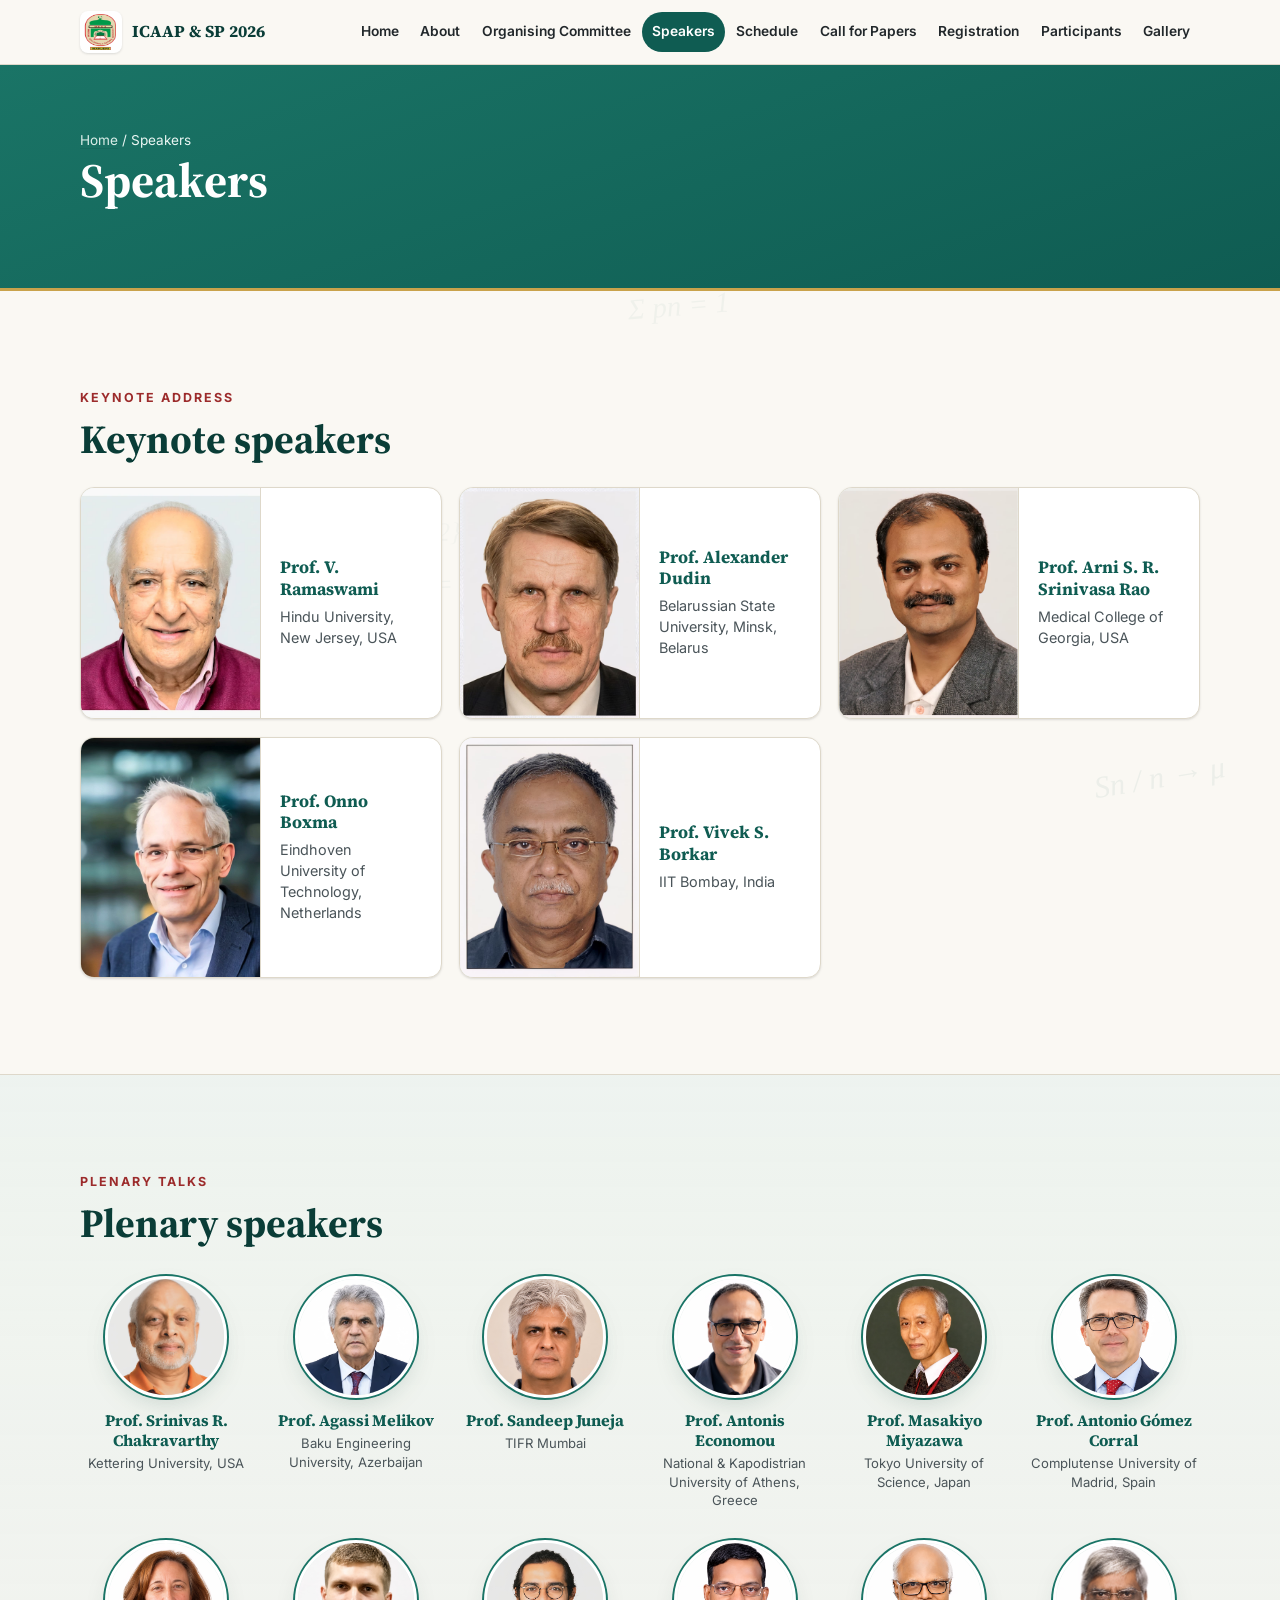
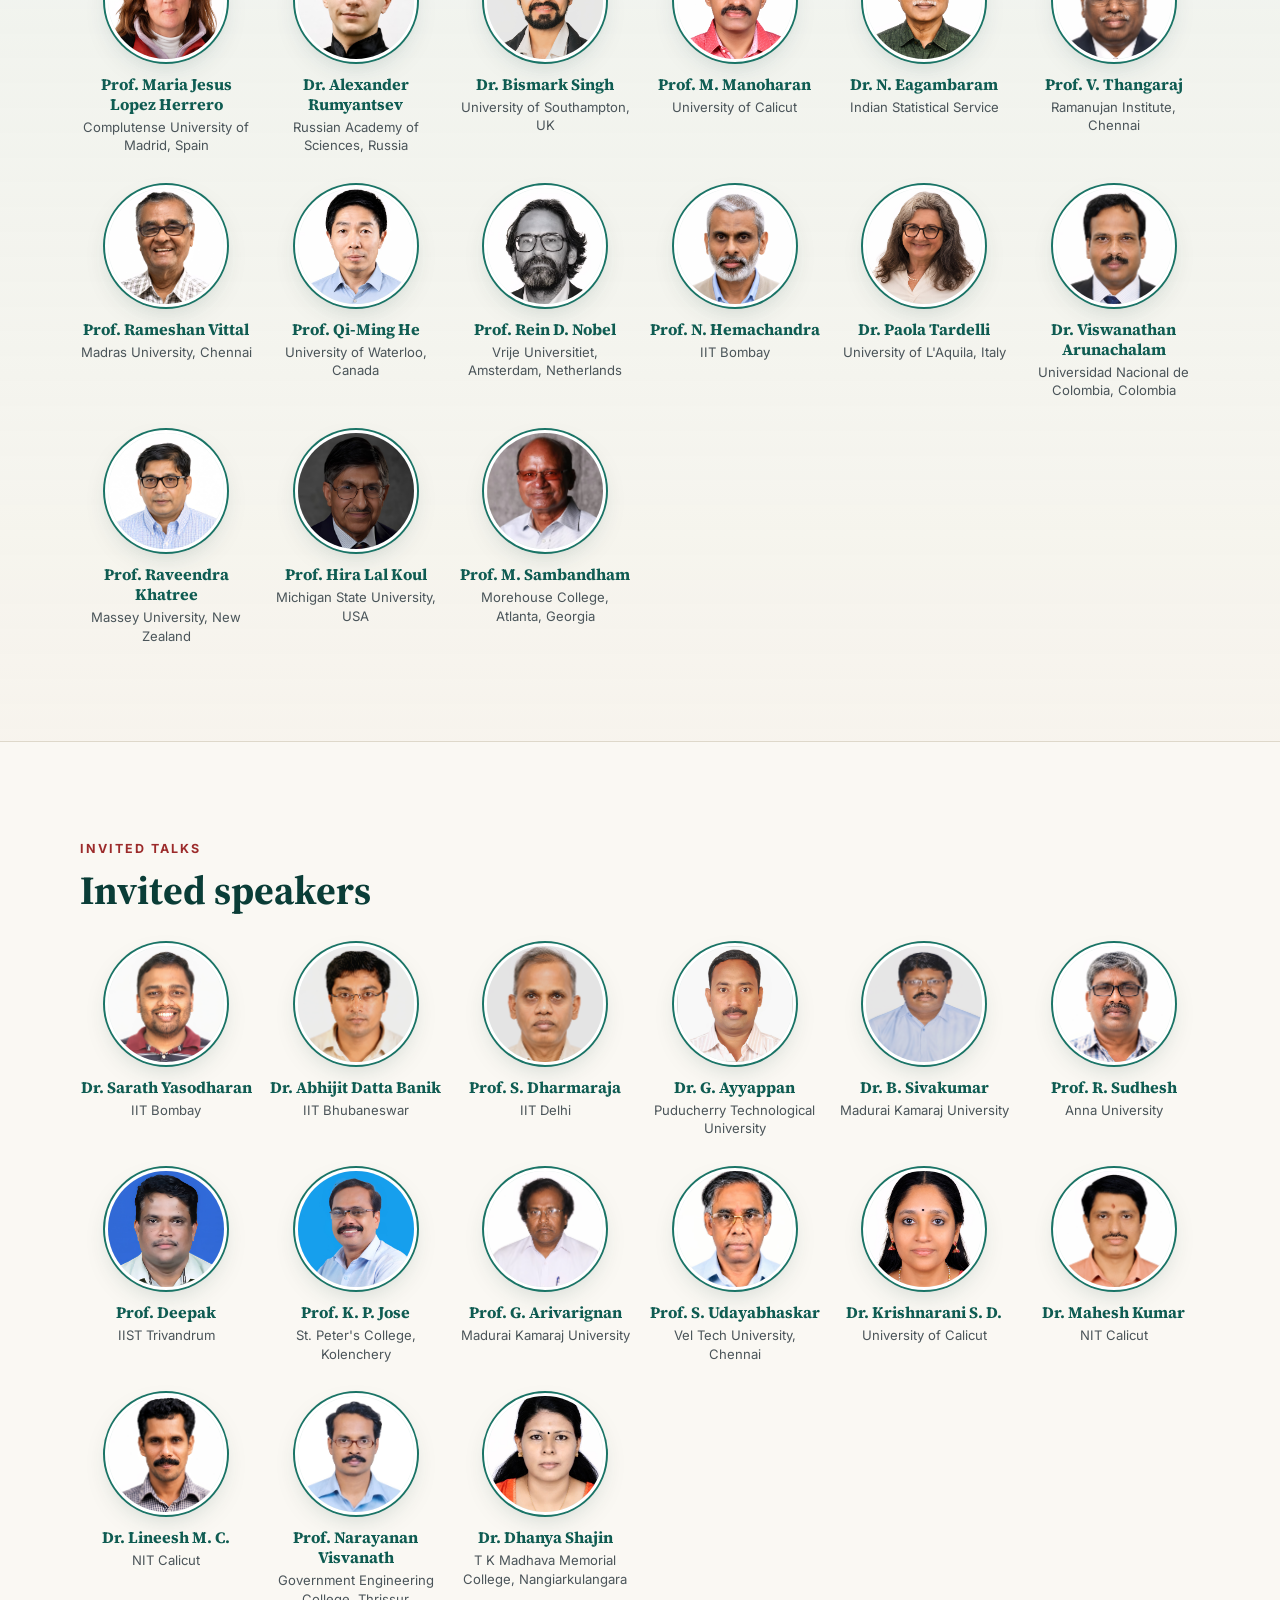
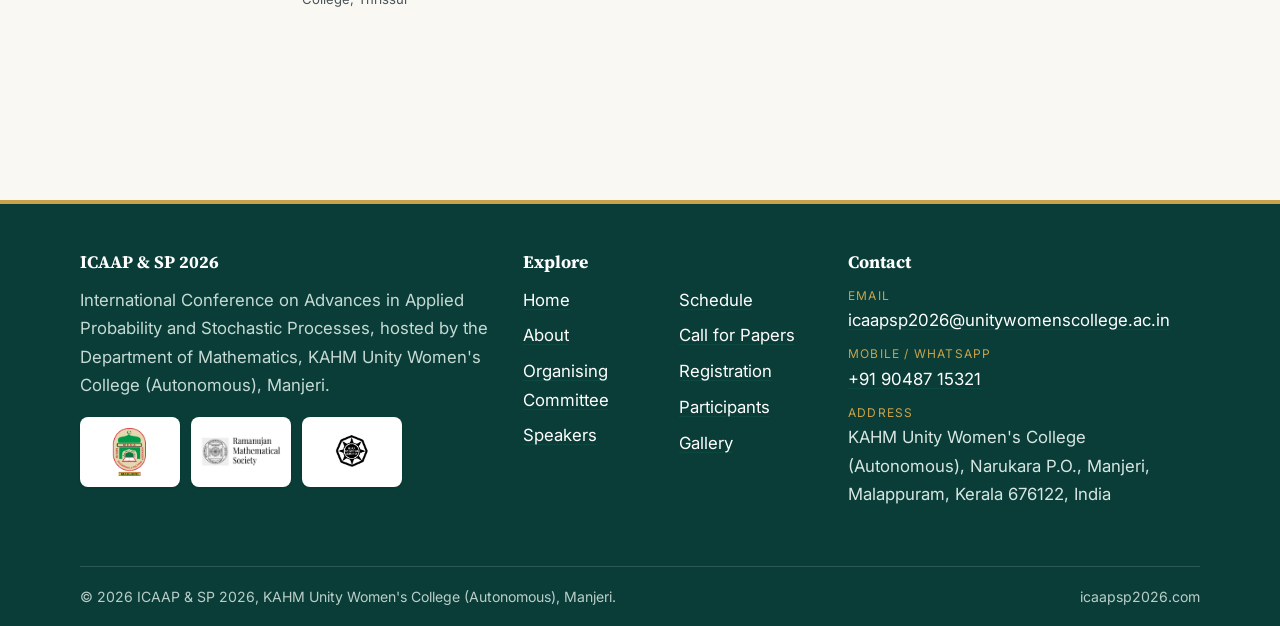
<file: speakers.html>
<!DOCTYPE html>
<html lang="en">
<head>
  <meta charset="UTF-8">
  <meta name="viewport" content="width=device-width, initial-scale=1.0">
  <title>Speakers — ICAAP &amp; SP 2026</title>
  <meta name="description" content="Keynote, plenary, and invited speakers for ICAAP & SP 2026 at KAHM Unity Women's College (Autonomous), Manjeri.">
  <link rel="icon" type="image/svg+xml" href="assets/favicon.svg">
  <link rel="preconnect" href="https://fonts.googleapis.com">
  <link rel="preconnect" href="https://fonts.gstatic.com" crossorigin>
  <link href="https://fonts.googleapis.com/css2?family=Inter:wght@400;600;700&family=Source+Serif+4:ital,wght@0,600;0,700;1,600&display=swap" rel="stylesheet">
  <link rel="stylesheet" href="css/styles.css">
</head>
<body>
  <canvas id="math-bg" aria-hidden="true"></canvas>

  <!-- ============ SHARED HEADER (mirror edits across all pages) ============ -->
  <header class="site-header">
    <nav class="nav container" data-open="false" aria-label="Primary">
      <a class="brand" href="index.html">
        <img src="assets/college-logo.png" alt="KAHM Unity Women's College (Autonomous) logo">
        <span class="brand__text">
          <span class="brand__title">ICAAP &amp; SP 2026</span>
        </span>
      </a>
      <button class="nav__toggle" type="button" aria-label="Toggle menu" aria-expanded="false" aria-controls="nav-links">
        <span></span>
      </button>
      <ul class="nav__links" id="nav-links">
        <li><a href="index.html">Home</a></li>
        <li><a href="about.html">About</a></li>
        <li><a href="committee.html">Organising Committee</a></li>
        <li><a href="speakers.html" aria-current="page">Speakers</a></li>
        <li><a href="schedule.html">Schedule</a></li>
        <li><a href="call-for-papers.html">Call for Papers</a></li>
        <li><a href="registration.html">Registration</a></li>
        <li><a href="participants.html">Participants</a></li>
        <li><a href="gallery.html">Gallery</a></li>
      </ul>
    </nav>
  </header>
  <!-- ========================== END SHARED HEADER ========================== -->

  <div class="pagehead">
    <div class="container">
      <p class="breadcrumb"><a href="index.html">Home</a> / Speakers</p>
      <h1>Speakers</h1>
      
    </div>
  </div>

  <main>
    <!-- ------------------------ KEYNOTE ADDRESS ------------------------- -->
    <section class="section" id="keynote">
      <div class="container">
        <p class="section__eyebrow">Keynote Address</p>
        <h2>Keynote speakers</h2>
        <div class="grid grid--2" style="margin-top:1.5rem">
          <div class="speaker">
            <img class="speaker__photo" src="assets/speakers/V Ramaswami.jpeg" alt="Prof. V. Ramaswami">
            <div class="speaker__body">
              <div class="speaker__name">Prof. V. Ramaswami</div>
              <div class="speaker__role">Hindu University, New Jersey, USA</div>
            </div>
          </div>
          <div class="speaker">
            <img class="speaker__photo" src="assets/speakers/Prof. Alexander Dudin,.jpeg" alt="Prof. Alexander Dudin">
            <div class="speaker__body">
              <div class="speaker__name">Prof. Alexander Dudin</div>
              <div class="speaker__role">Belarussian State University, Minsk, Belarus</div>
            </div>
          </div>
          <div class="speaker">
            <img class="speaker__photo" src="assets/speakers/Arni S R Srinivasa Rao.jpeg" alt="Prof. Arni S. R. Srinivasa Rao">
            <div class="speaker__body">
              <div class="speaker__name">Prof. Arni S. R. Srinivasa Rao</div>
              <div class="speaker__role">Medical College of Georgia, USA</div>
            </div>
          </div>
          <div class="speaker">
            <img class="speaker__photo" src="assets/speakers/Onno Boxma.jpeg" alt="Prof. Onno Boxma">
            <div class="speaker__body">
              <div class="speaker__name">Prof. Onno Boxma</div>
              <div class="speaker__role">Eindhoven University of Technology, Netherlands</div>
            </div>
          </div>
          <div class="speaker">
            <img class="speaker__photo" src="assets/speakers/Vivek S Borka.jpeg" alt="Prof. Vivek S. Borkar">
            <div class="speaker__body">
              <div class="speaker__name">Prof. Vivek S. Borkar</div>
              <div class="speaker__role">IIT Bombay, India</div>
            </div>
          </div>
        </div>
      </div>
    </section>

    <!-- -------------------------- PLENARY TALKS ------------------------- -->
    <section class="section section--tint" id="plenary">
      <div class="container">
        <p class="section__eyebrow">Plenary Talks</p>
        <h2>Plenary speakers</h2>
        <!-- Photos live in assets/Plenary/ — filename matches the speaker's name.
             If a photo is pending, point src at assets/keynote-placeholder.svg. -->
        <div class="portrait-grid" style="margin-top:1.8rem">
          <figure class="portrait"><img class="portrait__photo" src="assets/Plenary/Prof. Srinivas R. Chakravarthy.jpg" alt="Prof. Srinivas R. Chakravarthy"><figcaption><div class="portrait__name">Prof. Srinivas R. Chakravarthy</div><div class="portrait__role">Kettering University, USA</div></figcaption></figure>
          <figure class="portrait"><img class="portrait__photo" src="assets/Plenary/Prof. Agassi Melikov.jpg" alt="Prof. Agassi Melikov"><figcaption><div class="portrait__name">Prof. Agassi Melikov</div><div class="portrait__role">Baku Engineering University, Azerbaijan</div></figcaption></figure>
          <figure class="portrait"><img class="portrait__photo" src="assets/Plenary/Prof. Sandeep Juneja.jpg" alt="Prof. Sandeep Juneja"><figcaption><div class="portrait__name">Prof. Sandeep Juneja</div><div class="portrait__role">TIFR Mumbai</div></figcaption></figure>
          <figure class="portrait"><img class="portrait__photo" src="assets/Plenary/Prof. Antonis Economou.jpg" alt="Prof. Antonis Economou"><figcaption><div class="portrait__name">Prof. Antonis Economou</div><div class="portrait__role">National &amp; Kapodistrian University of Athens, Greece</div></figcaption></figure>
          <figure class="portrait"><img class="portrait__photo" src="assets/Plenary/Prof. Masakiyo Miyazawa.jpg" alt="Prof. Masakiyo Miyazawa"><figcaption><div class="portrait__name">Prof. Masakiyo Miyazawa</div><div class="portrait__role">Tokyo University of Science, Japan</div></figcaption></figure>
          <figure class="portrait"><img class="portrait__photo" src="assets/Plenary/Prof. Antonio Gómez Corral.jpg" alt="Prof. Antonio Gómez Corral"><figcaption><div class="portrait__name">Prof. Antonio Gómez Corral</div><div class="portrait__role">Complutense University of Madrid, Spain</div></figcaption></figure>
          <figure class="portrait"><img class="portrait__photo" src="assets/Plenary/Prof. Maria Jesus Lopez Herrero.jpg" alt="Prof. Maria Jesus Lopez Herrero"><figcaption><div class="portrait__name">Prof. Maria Jesus Lopez Herrero</div><div class="portrait__role">Complutense University of Madrid, Spain</div></figcaption></figure>
          <figure class="portrait"><img class="portrait__photo" src="assets/Plenary/Dr. Alexander Rumyantsev.jpg" alt="Dr. Alexander Rumyantsev"><figcaption><div class="portrait__name">Dr. Alexander Rumyantsev</div><div class="portrait__role">Russian Academy of Sciences, Russia</div></figcaption></figure>
          <figure class="portrait"><img class="portrait__photo" src="assets/Plenary/Dr. Bismark Singh.jpg" alt="Dr. Bismark Singh"><figcaption><div class="portrait__name">Dr. Bismark Singh</div><div class="portrait__role">University of Southampton, UK</div></figcaption></figure>
          <figure class="portrait"><img class="portrait__photo" src="assets/Plenary/Prof. M. Manoharan.jpg" alt="Prof. M. Manoharan"><figcaption><div class="portrait__name">Prof. M. Manoharan</div><div class="portrait__role">University of Calicut</div></figcaption></figure>
          <figure class="portrait"><img class="portrait__photo" src="assets/Plenary/Dr. N. Eagambaram.jpg" alt="Dr. N. Eagambaram"><figcaption><div class="portrait__name">Dr. N. Eagambaram</div><div class="portrait__role">Indian Statistical Service</div></figcaption></figure>
          <figure class="portrait"><img class="portrait__photo" src="assets/Plenary/Prof. V. Thangaraj.jpg" alt="Prof. V. Thangaraj"><figcaption><div class="portrait__name">Prof. V. Thangaraj</div><div class="portrait__role">Ramanujan Institute, Chennai</div></figcaption></figure>
          <figure class="portrait"><img class="portrait__photo" src="assets/Plenary/Prof. Rameshan Vittal.jpg" alt="Prof. Rameshan Vittal"><figcaption><div class="portrait__name">Prof. Rameshan Vittal</div><div class="portrait__role">Madras University, Chennai</div></figcaption></figure>
          <figure class="portrait"><img class="portrait__photo" src="assets/Plenary/Prof. Qi-Ming He.jpg" alt="Prof. Qi-Ming He"><figcaption><div class="portrait__name">Prof. Qi-Ming He</div><div class="portrait__role">University of Waterloo, Canada</div></figcaption></figure>
          <figure class="portrait"><img class="portrait__photo" src="assets/Plenary/Prof. Rein D. Nobel.jpg" alt="Prof. Rein D. Nobel"><figcaption><div class="portrait__name">Prof. Rein D. Nobel</div><div class="portrait__role">Vrije Universitiet, Amsterdam, Netherlands</div></figcaption></figure>
          <figure class="portrait"><img class="portrait__photo" src="assets/Plenary/Prof. N. Hemachandra.jpg" alt="Prof. N. Hemachandra"><figcaption><div class="portrait__name">Prof. N. Hemachandra</div><div class="portrait__role">IIT Bombay</div></figcaption></figure>
          <figure class="portrait"><img class="portrait__photo" src="assets/Plenary/Dr. Paola Tardelli.jpg" alt="Dr. Paola Tardelli"><figcaption><div class="portrait__name">Dr. Paola Tardelli</div><div class="portrait__role">University of L'Aquila, Italy</div></figcaption></figure>
          <figure class="portrait"><img class="portrait__photo" src="assets/Plenary/Dr. Viswanathan Arunachalam.jpg" alt="Dr. Viswanathan Arunachalam"><figcaption><div class="portrait__name">Dr. Viswanathan Arunachalam</div><div class="portrait__role">Universidad Nacional de Colombia, Colombia</div></figcaption></figure>
          <figure class="portrait"><img class="portrait__photo" src="assets/Plenary/Prof. Raveendra Khatree.jpg" alt="Prof. Raveendra Khatree"><figcaption><div class="portrait__name">Prof. Raveendra Khatree</div><div class="portrait__role">Massey University, New Zealand</div></figcaption></figure>
          <figure class="portrait"><img class="portrait__photo" src="assets/Plenary/Prof. Hira Lal Koul.jpeg" alt="Prof. Hira Lal Koul"><figcaption><div class="portrait__name">Prof. Hira Lal Koul</div><div class="portrait__role">Michigan State University, USA</div></figcaption></figure>
          <figure class="portrait"><img class="portrait__photo" src="assets/Plenary/Prof. M. Sambandham.jpeg" alt="Prof. M. Sambandham"><figcaption><div class="portrait__name">Prof. M. Sambandham</div><div class="portrait__role">Morehouse College, Atlanta, Georgia</div></figcaption></figure>
        </div>
      </div>
    </section>

    <!-- -------------------------- INVITED TALKS ------------------------- -->
    <section class="section" id="invited">
      <div class="container">
        <p class="section__eyebrow">Invited Talks</p>
        <h2>Invited speakers</h2>
        <!-- Photos live in assets/Invited/ — filename matches the speaker's name.
             If a photo is pending, point src at assets/keynote-placeholder.svg. -->
        <div class="portrait-grid" style="margin-top:1.8rem">
          <figure class="portrait"><img class="portrait__photo" src="assets/Invited/Dr. Sarath Yasodharan.jpg" alt="Dr. Sarath Yasodharan"><figcaption><div class="portrait__name">Dr. Sarath Yasodharan</div><div class="portrait__role">IIT Bombay</div></figcaption></figure>
          <figure class="portrait"><img class="portrait__photo" src="assets/Invited/Dr. Abhijit Datta Banik.jpg" alt="Dr. Abhijit Datta Banik"><figcaption><div class="portrait__name">Dr. Abhijit Datta Banik</div><div class="portrait__role">IIT Bhubaneswar</div></figcaption></figure>
          <figure class="portrait"><img class="portrait__photo" src="assets/Invited/Prof. S. Dharmaraja.jpg" alt="Prof. S. Dharmaraja"><figcaption><div class="portrait__name">Prof. S. Dharmaraja</div><div class="portrait__role">IIT Delhi</div></figcaption></figure>
          <figure class="portrait"><img class="portrait__photo" src="assets/Invited/Dr. G. Ayyappan.jpg" alt="Dr. G. Ayyappan"><figcaption><div class="portrait__name">Dr. G. Ayyappan</div><div class="portrait__role">Puducherry Technological University</div></figcaption></figure>
          <figure class="portrait"><img class="portrait__photo" src="assets/Invited/Dr. B. Sivakumar.jpg" alt="Dr. B. Sivakumar"><figcaption><div class="portrait__name">Dr. B. Sivakumar</div><div class="portrait__role">Madurai Kamaraj University</div></figcaption></figure>
          <figure class="portrait"><img class="portrait__photo" src="assets/Invited/Prof. R. Sudhesh.jpg" alt="Prof. R. Sudhesh"><figcaption><div class="portrait__name">Prof. R. Sudhesh</div><div class="portrait__role">Anna University</div></figcaption></figure>
          <figure class="portrait"><img class="portrait__photo" src="assets/Invited/Prof. Deepak.jpg" alt="Prof. Deepak"><figcaption><div class="portrait__name">Prof. Deepak</div><div class="portrait__role">IIST Trivandrum</div></figcaption></figure>
          <figure class="portrait"><img class="portrait__photo" src="assets/Invited/Prof. K. P. Jose.jpg" alt="Prof. K. P. Jose"><figcaption><div class="portrait__name">Prof. K. P. Jose</div><div class="portrait__role">St. Peter's College, Kolenchery</div></figcaption></figure>
          <figure class="portrait"><img class="portrait__photo" src="assets/Invited/Prof. G. Arivarignan.jpg" alt="Prof. G. Arivarignan"><figcaption><div class="portrait__name">Prof. G. Arivarignan</div><div class="portrait__role">Madurai Kamaraj University</div></figcaption></figure>
          <figure class="portrait"><img class="portrait__photo" src="assets/Invited/Prof. S. Udayabhaskar.jpeg" alt="Prof. S. Udayabhaskar"><figcaption><div class="portrait__name">Prof. S. Udayabhaskar</div><div class="portrait__role">Vel Tech University, Chennai</div></figcaption></figure>
          <figure class="portrait"><img class="portrait__photo" src="assets/Invited/Dr. Krishnarani S. D..jpg" alt="Dr. Krishnarani S. D."><figcaption><div class="portrait__name">Dr. Krishnarani S. D.</div><div class="portrait__role">University of Calicut</div></figcaption></figure>
          <figure class="portrait"><img class="portrait__photo" src="assets/Invited/Dr. Mahesh Kumar.jpg" alt="Dr. Mahesh Kumar"><figcaption><div class="portrait__name">Dr. Mahesh Kumar</div><div class="portrait__role">NIT Calicut</div></figcaption></figure>
          <figure class="portrait"><img class="portrait__photo" src="assets/Invited/Dr. Lineesh M. C..jpg" alt="Dr. Lineesh M. C."><figcaption><div class="portrait__name">Dr. Lineesh M. C.</div><div class="portrait__role">NIT Calicut</div></figcaption></figure>
          <figure class="portrait"><img class="portrait__photo" src="assets/Invited/NARAYANAN VISWANATH.jpeg" alt="NARAYANAN VISWANATH."><figcaption><div class="portrait__name">Prof. Narayanan Visvanath</div><div class="portrait__role">Government Engineering College, Thrissur</div></figcaption></figure>
          <figure class="portrait"><img class="portrait__photo" src="assets/Invited/Dhanya Shajin.jpeg" alt="Dhanya Shajin"><figcaption><div class="portrait__name">Dr. Dhanya Shajin</div><div class="portrait__role">T K Madhava Memorial College, Nangiarkulangara</div></figcaption></figure>
        </div>
      </div>
    </section>

    <!-- --------------------------- SCHEDULE LINK ------------------------ -->
    <!-- <section class="section section--tint">
      <div class="container center">
        <p class="section__eyebrow">Programme</p>
        <h2>Looking for the schedule?</h2>
        <p class="section__lead" style="margin-inline:auto">The day-wise programme for December 19–21, 2026
          is published on its own page.</p>
        <div class="btn-row" style="justify-content:center;margin-top:1.4rem">
          <a class="btn btn--ghost" href="schedule.html">View the schedule</a>
        </div>
      </div>
    </section>
    -->
  </main>

  <!-- ============ SHARED FOOTER (mirror edits across all pages) ============ -->
  <footer class="site-footer">
    <div class="container footer-grid">
      <div>
        <h4>ICAAP &amp; SP 2026</h4>
        <p class="muted" style="color:#c6dad5">International Conference on Advances in Applied Probability
          and Stochastic Processes, hosted by the Department of Mathematics, KAHM Unity Women's College (Autonomous),
          Manjeri.</p>
        <div class="footer-logos" style="margin-top:1rem">
          <div class="logo-card"><img src="assets/college-logo.png" alt="KAHM Unity Women's College (Autonomous)"></div>
          <div class="logo-card"><img src="assets/rms-logo.png" alt="Ramanujan Mathematical Society"></div>
          <div class="logo-card"><img src="assets/kma-logo.png" alt="Kerala Mathematical Association"></div>
        </div>
      </div>
      <div>
        <h4>Explore</h4>
        <ul class="footer-nav">
          <li><a href="index.html">Home</a></li>
          <li><a href="about.html">About</a></li>
          <li><a href="committee.html">Organising Committee</a></li>
          <li><a href="speakers.html">Speakers</a></li>
          <li><a href="schedule.html">Schedule</a></li>
          <li><a href="call-for-papers.html">Call for Papers</a></li>
          <li><a href="registration.html">Registration</a></li>
          <li><a href="participants.html">Participants</a></li>
          <li><a href="gallery.html">Gallery</a></li>
        </ul>
      </div>
      <div class="footer-contact">
        <h4>Contact</h4>
        <div><span class="lbl">Email</span><a href="mailto:icaapsp2026@unitywomenscollege.ac.in">icaapsp2026@unitywomenscollege.ac.in</a></div>
        <div><span class="lbl">Mobile / WhatsApp</span><a href="https://wa.me/919048715321">+91 90487 15321</a></div>
        <div><span class="lbl">Address</span>KAHM Unity Women's College (Autonomous), Narukara P.O., Manjeri,
          Malappuram, Kerala 676122, India</div>
      </div>
    </div>
    <div class="container footer-bottom">
      <span>&copy; 2026 ICAAP &amp; SP 2026, KAHM Unity Women's College (Autonomous), Manjeri.</span>
      <span>icaapsp2026.com</span>
    </div>
  </footer>
  <!-- ========================== END SHARED FOOTER ========================== -->

  <script src="js/main.js"></script>
</body>
</html>
</file>
<file: css/styles.css>
/* =========================================================================
   ICAAP & SP 2026 — stylesheet
   Palette: deep ink-teal primary + warm maroon accent on near-white paper.
   Single stylesheet, mobile-first. No build step.
   ========================================================================= */

:root {
  /* Brand palette */
  --teal-900: #0a3d37;
  --teal-800: #0f5c52;
  --teal-700: #167066;
  --teal-600: #1a7466;
  --teal-100: #e3efec;
  --maroon:   #9c2b2b;
  --maroon-dark: #7c1f1f;
  --gold:     #c9a24b;

  /* Neutrals */
  --paper:    #faf8f3;
  --paper-2:  #f2eee4;
  --ink:      #22282b;
  --ink-soft: #4a5459;
  --line:     #ded8ca;
  --white:    #ffffff;

  /* Type */
  --serif: "Source Serif 4", Georgia, "Times New Roman", serif;
  --sans:  "Inter", -apple-system, BlinkMacSystemFont, "Segoe UI", Roboto, Helvetica, Arial, sans-serif;

  /* Layout */
  --maxw: 1120px;
  --radius: 14px;
  --radius-sm: 8px;
  --shadow-sm: 0 1px 3px rgba(20,30,28,.08), 0 1px 2px rgba(20,30,28,.06);
  --shadow-md: 0 10px 30px -12px rgba(15,60,55,.28);
  --space: clamp(3rem, 8vw, 6rem);
}

/* ------------------------------ reset ---------------------------------- */
*, *::before, *::after { box-sizing: border-box; }
html { -webkit-text-size-adjust: 100%; scroll-behavior: smooth; }
body {
  margin: 0;
  font-family: var(--sans);
  font-size: 1.05rem;
  line-height: 1.7;
  color: var(--ink);
  background: var(--paper);
  overflow-x: hidden;
}
img { max-width: 100%; display: block; height: auto; }
a { color: var(--teal-800); text-decoration-color: rgba(15,92,82,.35); text-underline-offset: 3px; }
a:hover { color: var(--maroon); }
h1, h2, h3, h4 { font-family: var(--serif); line-height: 1.18; color: var(--teal-900); font-weight: 700; }
h2 { font-size: clamp(1.7rem, 3.4vw, 2.5rem); margin: 0 0 .6em; }
h3 { font-size: 1.3rem; margin: 0 0 .5em; }
p { margin: 0 0 1em; }
ul { margin: 0 0 1em; padding-left: 1.2em; }

/* --------------------------- math background ---------------------------- */
#math-bg {
  position: fixed;
  inset: 0;
  z-index: -1;
  pointer-events: none;
  width: 100%;
  height: 100%;
  opacity: .5;
}

/* ------------------------------ layout --------------------------------- */
.container { width: min(var(--maxw), 92%); margin-inline: auto; }
.section { padding-block: var(--space); position: relative; }
.section--tint { background: linear-gradient(180deg, rgba(227,239,236,.55), rgba(242,238,228,.35)); border-block: 1px solid var(--line); }
.section__eyebrow {
  font-family: var(--sans);
  text-transform: uppercase;
  letter-spacing: .16em;
  font-size: .78rem;
  font-weight: 700;
  color: var(--maroon);
  margin: 0 0 .5rem;
}
.section__lead { max-width: 62ch; color: var(--ink-soft); font-size: 1.1rem; }
.center { text-align: center; margin-inline: auto; }
.center .section__lead { margin-inline: auto; }

/* ------------------------------ header --------------------------------- */
.site-header {
  position: sticky; top: 0; z-index: 50;
  background: rgba(250,248,243,.9);
  backdrop-filter: saturate(140%) blur(10px);
  border-bottom: 1px solid var(--line);
}
.nav {
  display: flex; align-items: center; justify-content: space-between;
  gap: 1rem; padding-block: .7rem;
}
.brand { display: flex; align-items: center; gap: .65rem; text-decoration: none; }
.brand img { width: 42px; height: 42px; border-radius: 8px; background: var(--white); padding: 3px; box-shadow: var(--shadow-sm); }
.brand__text { display: flex; flex-direction: column; line-height: 1.1; }
.brand__title { font-family: var(--serif); font-weight: 700; color: var(--teal-900); font-size: 1.05rem; }

.nav__links { display: flex; align-items: center; gap: .1rem; list-style: none; margin: 0; padding: 0; }
.nav__links a {
  display: inline-block; padding: .5rem .62rem; border-radius: 999px;
  font-size: .86rem; font-weight: 600; color: var(--ink); text-decoration: none;
  white-space: nowrap;
}
.nav__links a:hover { background: var(--teal-100); color: var(--teal-900); }
.nav__links a[aria-current="page"] { background: var(--teal-800); color: var(--white); }

.nav__toggle {
  display: none; border: 1px solid var(--line); background: var(--white);
  width: 44px; height: 40px; border-radius: 10px; cursor: pointer; padding: 0;
}
.nav__toggle span, .nav__toggle span::before, .nav__toggle span::after {
  content: ""; display: block; width: 20px; height: 2px; background: var(--teal-900);
  margin-inline: auto; transition: transform .25s, opacity .2s; position: relative;
}
.nav__toggle span::before { position: absolute; top: -6px; }
.nav__toggle span::after { position: absolute; top: 6px; }
.nav[data-open="true"] .nav__toggle span { background: transparent; }
.nav[data-open="true"] .nav__toggle span::before { transform: translateY(6px) rotate(45deg); }
.nav[data-open="true"] .nav__toggle span::after { transform: translateY(-6px) rotate(-45deg); }

/* ------------------------------ buttons -------------------------------- */
.btn {
  display: inline-flex; align-items: center; gap: .5rem;
  font-family: var(--sans); font-weight: 700; font-size: 1rem;
  padding: .8rem 1.4rem; border-radius: 999px; text-decoration: none;
  border: 2px solid transparent; cursor: pointer; transition: transform .15s, box-shadow .2s, background .2s;
}
.btn:hover { transform: translateY(-2px); }
.btn--primary { background: var(--maroon); color: var(--white); box-shadow: var(--shadow-md); }
.btn--primary:hover { background: var(--maroon-dark); color: var(--white); }
.btn--ghost { background: transparent; color: var(--teal-900); border-color: var(--teal-800); }
.btn--ghost:hover { background: var(--teal-800); color: var(--white); }
.btn--light { background: var(--white); color: var(--teal-900); }
.btn-row { display: flex; flex-wrap: wrap; gap: .9rem; }

/* ------------------------------ hero ----------------------------------- */
.hero {
  position: relative; color: var(--white);
  background:
    radial-gradient(1200px 500px at 80% -10%, rgba(201,162,75,.22), transparent 60%),
    linear-gradient(160deg, #2a8b7c, var(--teal-700) 60%, var(--teal-800));
  border-bottom: 3px solid var(--gold);
  overflow: hidden;
}
/* Photo backdrop. TODO: client to supply assets/hero.jpg — until the file exists the
   url() simply fails to load and the gradient above shows through unchanged. */
.hero::after {
  content: ""; position: absolute; inset: 0; z-index: 0;
  background: linear-gradient(160deg, rgba(8,58,53,.35), rgba(8,58,53,.15)), url("../assets/hero.jpeg") center/cover no-repeat;
}
/* text-shadow keeps the white type legible now that the photo overlay is light */
.hero__inner { padding-block: clamp(3.5rem, 9vw, 7rem); position: relative; z-index: 1;
  text-shadow: 0 1px 12px rgba(4,32,29,.55); }
.hero h1 { color: var(--white); font-size: clamp(2rem, 5.2vw, 3.5rem); margin: 0 0 .35em; letter-spacing: -.01em; }
.hero .acronym { color: var(--gold); }
.hero__meta { display: flex; flex-wrap: wrap; gap: .6rem 1.4rem; margin: 1.3rem 0 1.6rem; font-size: 1.08rem; }
/* Only the direct children are flex items: the icon and one single run of text.
   Keeping the text in one child stops a gap opening up when the venue wraps. */
.hero__meta > span { display: inline-flex; align-items: baseline; gap: .5rem; color: #eaf3f0; }
.hero__meta strong { color: var(--white); }
.hero__assoc { margin-top: 1.6rem; color: #cfe3de; font-size: .95rem; }
.hero__full { max-width: 60ch; color: #dfeeea; font-size: 1.15rem; }

/* ---------------------------- logo strip ------------------------------- */
.logostrip { display: flex; flex-wrap: wrap; align-items: center; gap: 1rem; justify-content: center; }
.logostrip figure { margin: 0; text-align: center; }
.logo-card {
  background: var(--white); border-radius: var(--radius-sm); padding: .8rem 1rem;
  box-shadow: var(--shadow-sm); display: grid; place-items: center; height: 96px; width: 150px;
}
.logo-card img { max-height: 72px; width: auto; object-fit: contain; }
/* placeholder slot while the client's logos are pending */
.logo-card--empty { background: rgba(255,255,255,.55); border: 1px dashed var(--line); box-shadow: none; }
.logostrip figcaption { margin-top: .5rem; font-size: .8rem; color: var(--ink-soft); max-width: 150px; }

/* ------------------------------ cards ---------------------------------- */
.grid { display: grid; gap: 1.1rem; }
.grid--2 { grid-template-columns: repeat(auto-fit, minmax(320px, 1fr)); }
.grid--3 { grid-template-columns: repeat(auto-fit, minmax(240px, 1fr)); }
.grid--4 { grid-template-columns: repeat(auto-fit, minmax(200px, 1fr)); }

.card {
  background: var(--white); border: 1px solid var(--line); border-radius: var(--radius);
  padding: 1.4rem 1.5rem; box-shadow: var(--shadow-sm);
}
.card--accent { border-top: 4px solid var(--teal-800); }
.card h3 { color: var(--teal-800); }

/* person card */
.person {
  background: var(--white); border: 1px solid var(--line); border-radius: var(--radius-sm);
  padding: 1rem 1.1rem; box-shadow: var(--shadow-sm); border-left: 3px solid var(--gold);
}
.person__name { font-family: var(--serif); font-weight: 700; color: var(--teal-900); font-size: 1.05rem; }
.person__role { color: var(--ink-soft); font-size: .92rem; margin-top: .15rem; }
.person__tag { display: inline-block; margin-top: .5rem; font-size: .72rem; font-weight: 700;
  letter-spacing: .08em; text-transform: uppercase; color: var(--maroon); }

/* speaker card — photo panel on one half, name + affiliation on the other.
   Square panel (no circular crop) so portraits keep their framing. */
.speaker {
  display: grid; grid-template-columns: 1fr 1fr; align-items: stretch;
  background: var(--white); border: 1px solid var(--line); border-radius: var(--radius);
  box-shadow: var(--shadow-sm); overflow: hidden;
}
.speaker__photo {
  width: 100%; height: 100%; min-height: 230px;
  object-fit: cover; object-position: 50% 22%;
  background: var(--teal-100); border-right: 1px solid var(--line);
}
.speaker__body {
  display: flex; flex-direction: column; justify-content: center;
  padding: 1.1rem 1.2rem;
}
.speaker__name {
  font-family: var(--serif); font-weight: 700; font-size: 1.08rem;
  line-height: 1.25; color: var(--teal-800);
}
.speaker__role { color: var(--ink-soft); font-size: .9rem; line-height: 1.45; margin-top: .4rem; }

@media (max-width: 420px) {
  .speaker { grid-template-columns: 1fr; }
  .speaker__photo { min-height: 260px; border-right: 0; border-bottom: 1px solid var(--line); }
}

/* portrait card — circular photo above the name (plenary / invited rosters) */
.portrait-grid {
  display: grid; gap: 1.9rem 1.1rem;
  grid-template-columns: repeat(auto-fill, minmax(158px, 1fr));
}
.portrait { margin: 0; text-align: center; }
.portrait__photo {
  width: 122px; height: 122px; margin: 0 auto .75rem;
  border-radius: 50%; object-fit: cover; object-position: 50% 22%;
  background: var(--teal-100);
  border: 3px solid var(--white);
  box-shadow: 0 0 0 2px var(--teal-600), var(--shadow-md);
  transition: transform .18s ease, box-shadow .18s ease;
}
.portrait:hover .portrait__photo {
  transform: translateY(-3px);
  box-shadow: 0 0 0 2px var(--gold), var(--shadow-md);
}
.portrait__name {
  font-family: var(--serif); font-weight: 700; font-size: 1rem;
  line-height: 1.25; color: var(--teal-800);
}
.portrait__role { color: var(--ink-soft); font-size: .82rem; line-height: 1.4; margin-top: .25rem; }

@media (max-width: 480px) {
  .portrait-grid { grid-template-columns: repeat(auto-fill, minmax(132px, 1fr)); gap: 1.5rem .8rem; }
  .portrait__photo { width: 104px; height: 104px; }
  .portrait__name { font-size: .92rem; }
  .portrait__role { font-size: .76rem; }
}

/* keynote feature */
.keynote { display: grid; grid-template-columns: 220px 1fr; gap: 1.5rem; align-items: center; }
.keynote img { border-radius: var(--radius); box-shadow: var(--shadow-md); width: 220px; }

/* topics list */
.topics { columns: 2; column-gap: 2.5rem; list-style: none; padding: 0; }
.topics li { break-inside: avoid; padding: .45rem 0 .45rem 1.7rem; position: relative; border-bottom: 1px dashed var(--line); }
.topics li::before { content: "∑"; position: absolute; left: 0; color: var(--teal-700); font-family: var(--serif); font-weight: 700; }

/* plain name list — no cards, used on Home so the page stays short */
.namelist { list-style: none; padding: 0; margin: 0; columns: 2; column-gap: 2.5rem; }
.namelist li { break-inside: avoid; padding: .35rem 0; color: var(--ink); }

/* compact fee lines — the full tables live on registration.html */
.feelines { list-style: none; padding: 0; margin: 0; max-width: 34rem; }
.center .feelines { margin-inline: auto; }

/* ------------------------------ gallery -------------------------------- */
/* empty photo slot — swap the .ph div for an <img> when the picture arrives */
.ph {
  aspect-ratio: 16 / 9; background: rgba(255,255,255,.55);
  border: 1px dashed var(--line); border-radius: var(--radius-sm);
}
.carousel {
  display: flex; gap: 1rem; overflow-x: auto; scroll-snap-type: x mandatory;
  padding: .5rem 4% 1.4rem; margin-top: 1.5rem; scroll-padding-inline: 4%;
}
.carousel__item { flex: 0 0 min(78%, 640px); margin: 0; scroll-snap-align: start; }
.carousel__item img, .photogrid__item img {
  width: 100%; aspect-ratio: 16 / 9; object-fit: cover;
  border-radius: var(--radius-sm); box-shadow: var(--shadow-sm);
}
.photogrid { display: grid; grid-template-columns: repeat(auto-fill, minmax(240px, 1fr)); gap: 1rem; }
.photogrid__item { margin: 0; }

/* numbered registration steps */
.steps { margin: 0; padding-left: 1.3rem; max-width: 60ch; }
.steps li { padding: .3rem 0; }
.note-strong { margin-top: .6rem; font-weight: 600; color: var(--maroon); }

/* stacked fee groups on the registration page — one under another, never side by side */
.feegroup { margin-top: 2rem; }
.feegroup h3 { margin: 0 0 .6rem; color: var(--teal-800); font-size: 1.05rem; }
.feelines li {
  display: flex; justify-content: space-between; gap: 1rem;
  padding: .6rem 0; border-bottom: 1px dashed var(--line); text-align: left;
}
.feelines .amt { font-family: var(--serif); font-weight: 700; color: var(--maroon); white-space: nowrap; }

/* --------------------- embedded Google Sheet / doc ---------------------- */
.sheet-embed {
  background: var(--white); border: 1px solid var(--line); border-radius: var(--radius);
  box-shadow: var(--shadow-sm); overflow: hidden;
}
.sheet-embed iframe { display: block; width: 100%; height: 70vh; min-height: 480px; border: 0; }
@media (max-width: 700px) {
  .sheet-embed iframe { height: 62vh; min-height: 380px; }
}

/* ------------------- registration: steps + QR sidebar ------------------- */
/* Steps run down the left column, the payment QR sits in a sticky card on
   the right and collapses under the steps on narrow screens. */
.reg-layout {
  display: grid; grid-template-columns: minmax(0, 1fr) 300px;
  gap: 2.4rem; align-items: start;
}

.regsteps { list-style: none; margin: 0; padding: 0; display: grid; gap: 2.4rem; counter-reset: regstep; }
.regsteps > li { position: relative; padding-left: 3.4rem; counter-increment: regstep; }
.regsteps > li::before {
  content: counter(regstep);
  position: absolute; left: 0; top: -.1rem;
  width: 2.4rem; height: 2.4rem; border-radius: 50%;
  display: grid; place-items: center;
  background: var(--teal-800); color: var(--white);
  font-family: var(--serif); font-weight: 700; font-size: 1.1rem; line-height: 1;
  box-shadow: var(--shadow-sm);
}
.regsteps > li > h3 { margin: .3rem 0 .2rem; font-size: 1.15rem; }
.regsteps .feegroup:first-of-type { margin-top: 1.2rem; }

/* bank details */
.paylines { list-style: none; padding: 0; margin: .8rem 0 0; display: grid; gap: .55rem; }
.paylines li {
  display: grid; grid-template-columns: 148px 1fr; gap: .8rem; align-items: baseline;
  padding-bottom: .55rem; border-bottom: 1px dashed var(--line);
}
.paylines li:last-child { border-bottom: 0; padding-bottom: 0; }
.paylines .lbl {
  font-size: .74rem; font-weight: 700; letter-spacing: .07em;
  text-transform: uppercase; color: var(--ink-soft);
}
.paylines .val { font-weight: 600; color: var(--teal-900); }
.paylines .val--code { font-family: ui-monospace, SFMono-Regular, Menlo, Consolas, monospace; letter-spacing: .05em; }

/* QR card */
.qr-card {
  position: sticky; top: 88px;
  background: var(--white); border: 1px solid var(--line); border-top: 4px solid var(--teal-800);
  border-radius: var(--radius); padding: 1.2rem 1.2rem 1.1rem;
  box-shadow: var(--shadow-md); text-align: center;
}
.qr-card h3 { font-size: 1.1rem; margin: 0 0 .2rem; }
.qr-card img {
  width: 100%; max-width: 240px; margin: .9rem auto .8rem;
  border: 1px solid var(--line); border-radius: var(--radius-sm); background: var(--white);
}
.qr-card p { margin: 0; font-size: .84rem; color: var(--ink-soft); line-height: 1.5; }

@media (max-width: 900px) {
  .reg-layout { grid-template-columns: 1fr; gap: 2rem; }
  .qr-card { position: static; max-width: 340px; margin-inline: auto; }
}
@media (max-width: 560px) {
  .regsteps > li { padding-left: 2.9rem; }
  .regsteps > li::before { width: 2.1rem; height: 2.1rem; font-size: 1rem; }
  .paylines li { grid-template-columns: 1fr; gap: .1rem; }
}

/* ------------------------------ timeline ------------------------------- */
.timeline { list-style: none; padding: 0; margin: 0; display: grid; gap: .9rem; }
.timeline li {
  display: grid; grid-template-columns: 160px 1fr; gap: 1rem; align-items: baseline;
  background: var(--white); border: 1px solid var(--line); border-left: 4px solid var(--maroon);
  border-radius: var(--radius-sm); padding: .85rem 1.1rem; box-shadow: var(--shadow-sm);
}
.timeline .date { font-family: var(--serif); font-weight: 700; color: var(--maroon); }
.timeline .what { color: var(--ink); }
/* Extended deadline: struck-through old date followed by the new one */
.timeline .date-old { color: var(--ink-soft); font-weight: 400; text-decoration-thickness: 2px; margin-right: .35rem; }

/* ------------------------------ tables --------------------------------- */
.table-wrap { overflow-x: auto; border-radius: var(--radius); border: 1px solid var(--line); box-shadow: var(--shadow-sm); background: var(--white); }
table.fee { width: 100%; border-collapse: collapse; min-width: 420px; }
table.fee caption { text-align: left; font-family: var(--serif); font-weight: 700; color: var(--teal-800);
  padding: 1rem 1.1rem .4rem; font-size: 1.1rem; }
table.fee th, table.fee td { padding: .8rem 1.1rem; text-align: left; border-top: 1px solid var(--line); }
table.fee thead th { background: var(--teal-800); color: var(--white); border: none; font-size: .95rem; }
table.fee tbody tr:nth-child(even) { background: var(--paper-2); }
table.fee td:last-child { font-weight: 700; color: var(--maroon); white-space: nowrap; }

/* ------------------------------ notice --------------------------------- */
.notice {
  display: flex; gap: .9rem; align-items: flex-start;
  background: var(--teal-100); border: 1px solid #bcdcd4; border-left: 4px solid var(--teal-700);
  border-radius: var(--radius-sm); padding: 1rem 1.2rem; color: var(--teal-900);
}
.notice__icon { font-size: 1.3rem; line-height: 1.4; }
.notice--pending { background: #fbf3e6; border-color: #ecd9b3; border-left-color: var(--gold); color: #6b4e18; }

/* --------------------- placeholder / coming-soon ------------------------ */
.pending {
  max-width: 640px; margin-inline: auto; text-align: center;
  background: var(--white); border: 1px solid var(--line); border-top: 4px solid var(--gold);
  border-radius: var(--radius); padding: clamp(2.2rem, 6vw, 3.4rem) 1.6rem; box-shadow: var(--shadow-sm);
}
.pending__icon { font-size: 2.4rem; line-height: 1; }
.pending h2 { margin: 1rem 0 .5rem; font-size: clamp(1.4rem, 3.2vw, 1.9rem); }
.pending p { color: var(--ink-soft); max-width: 46ch; margin-inline: auto; }
.pending .btn-row { justify-content: center; margin-top: 1.6rem; }

/* ------------------------------ misc ----------------------------------- */
.prose { max-width: 68ch; }
.prose h3 { margin-top: 1.6em; }
.stack > * + * { margin-top: 1rem; }
.muted { color: var(--ink-soft); }
.mail { font-weight: 700; }
.divider { border: none; border-top: 1px solid var(--line); margin-block: 2.5rem; }
.reach { display: grid; grid-template-columns: repeat(auto-fit, minmax(260px, 1fr)); gap: 1.1rem; }

/* ------------------------------ footer --------------------------------- */
.site-footer { background: var(--teal-900); color: #d7e6e2; margin-top: var(--space); border-top: 4px solid var(--gold); }
.site-footer a { color: #ffffff; }
.footer-grid { display: grid; grid-template-columns: 1.4fr 1fr 1.2fr; gap: 2rem; padding-block: 3rem; }
.site-footer h4 { color: var(--white); font-family: var(--serif); font-size: 1.1rem; margin: 0 0 .8rem; }
.site-footer ul { list-style: none; padding: 0; margin: 0; }
.footer-nav { columns: 2; column-gap: 1.2rem; }
.site-footer li { margin-bottom: .45rem; }
.footer-contact div { margin-bottom: .6rem; }
.footer-contact .lbl { display: block; font-size: .75rem; text-transform: uppercase; letter-spacing: .1em; color: var(--gold); }
.footer-logos { display: flex; gap: .7rem; flex-wrap: wrap; }
.footer-logos .logo-card { height: 70px; width: 100px; padding: .5rem; }
.footer-logos .logo-card img { max-height: 48px; }
.footer-bottom { border-top: 1px solid rgba(255,255,255,.14); padding-block: 1.1rem; font-size: .88rem; color: #b9cec9;
  display: flex; flex-wrap: wrap; gap: .4rem 1rem; justify-content: space-between; }

/* ------------------------------ page head ------------------------------ */
/* Lighter green than the footer/hero teal — client asked for the page banners to lift.
   Kept dark enough that white type still clears AA on the small breadcrumb text. */
.pagehead {
  background: linear-gradient(160deg, var(--teal-600), var(--teal-800));
  color: var(--white); border-bottom: 3px solid var(--gold); padding-block: clamp(2.4rem, 6vw, 4rem);
}
.pagehead h1 { color: var(--white); font-size: clamp(1.9rem, 4.5vw, 3rem); margin: 0 0 .3em; }
.pagehead p { color: #eaf6f3; max-width: 60ch; margin: 0; }
.breadcrumb { font-size: .85rem; color: #dbeee9; margin-bottom: .6rem; }
.breadcrumb a { color: #dbeee9; }

/* --------------------------- responsive -------------------------------- */
/* Nine nav items no longer fit beside the brand, so the menu collapses to the
   hamburger well before the general mobile breakpoint below. */
@media (max-width: 1150px) {
  .nav__toggle { display: block; }
  .nav__links {
    position: absolute; inset: 100% 0 auto 0; flex-direction: column; align-items: stretch;
    gap: .2rem; background: var(--paper); border-bottom: 1px solid var(--line);
    padding: .8rem 4%; box-shadow: var(--shadow-md);
    transform: translateY(-8px); opacity: 0; visibility: hidden; transition: opacity .2s, transform .2s, visibility .2s;
  }
  .nav[data-open="true"] .nav__links { transform: none; opacity: 1; visibility: visible; }
  .nav__links a { padding: .7rem .8rem; font-size: .95rem; }
}

@media (max-width: 860px) {
  .keynote { grid-template-columns: 1fr; text-align: center; }
  .keynote img { margin-inline: auto; }
  .topics { columns: 1; }
  .namelist { columns: 1; }
  .timeline li { grid-template-columns: 1fr; gap: .2rem; }
  .footer-grid { grid-template-columns: 1fr; gap: 1.6rem; }
}

@media (prefers-reduced-motion: reduce) {
  html { scroll-behavior: auto; }
  .btn:hover { transform: none; }
  * { transition: none !important; }
}

/* Co-sponsor block: logo left, full name + description right */
.cosponsor { display: flex; align-items: center; gap: 2rem; margin-top: 1.4rem; text-align: left; }
.cosponsor__logo { width: 180px; max-width: 30%; height: auto; flex-shrink: 0; }
.cosponsor__text { margin: 0; color: var(--ink-soft); line-height: 1.7; }
@media (max-width: 640px) {
  .cosponsor { flex-direction: column; text-align: center; }
  .cosponsor__logo { max-width: 160px; }
}
</file>
